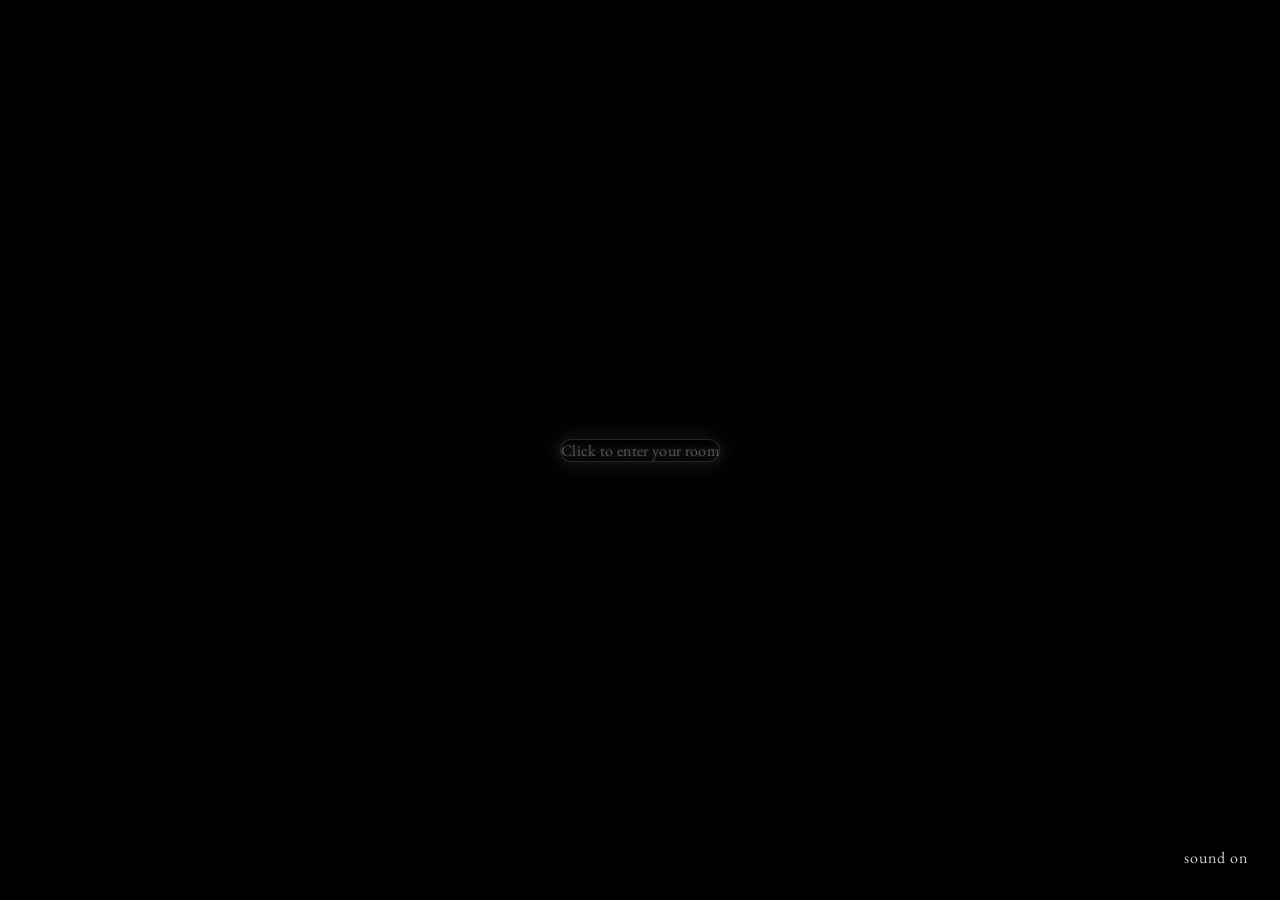
<file: index.html>
<!DOCTYPE html>
<!--
  Entrada del sitio "Digital Escapism".
  Redirige al Muted World (primera parte del recorrido).
  Se usa muted-world/index.html (y no solo la carpeta) para que también
  funcione al abrir con doble clic. El prototipo anterior está en prototipo-v0.1/.
-->
<html lang="en">
<head>
  <meta charset="UTF-8">
  <meta name="viewport" content="width=device-width, initial-scale=1">
  <link rel="icon" href="data:,">
  <title>Digital Escapism</title>
  <meta http-equiv="refresh" content="0; url=muted-world/index.html">
  <style>
    body { margin: 0; min-height: 100vh; display: grid; place-items: center; background: #000; color: #d0d0d0; font-family: Georgia, serif; font-style: italic; }
    a { color: inherit; }
  </style>
</head>
<body>
  <p><a href="muted-world/index.html">Enter Digital Escapism</a></p>
</body>
</html>
</file>
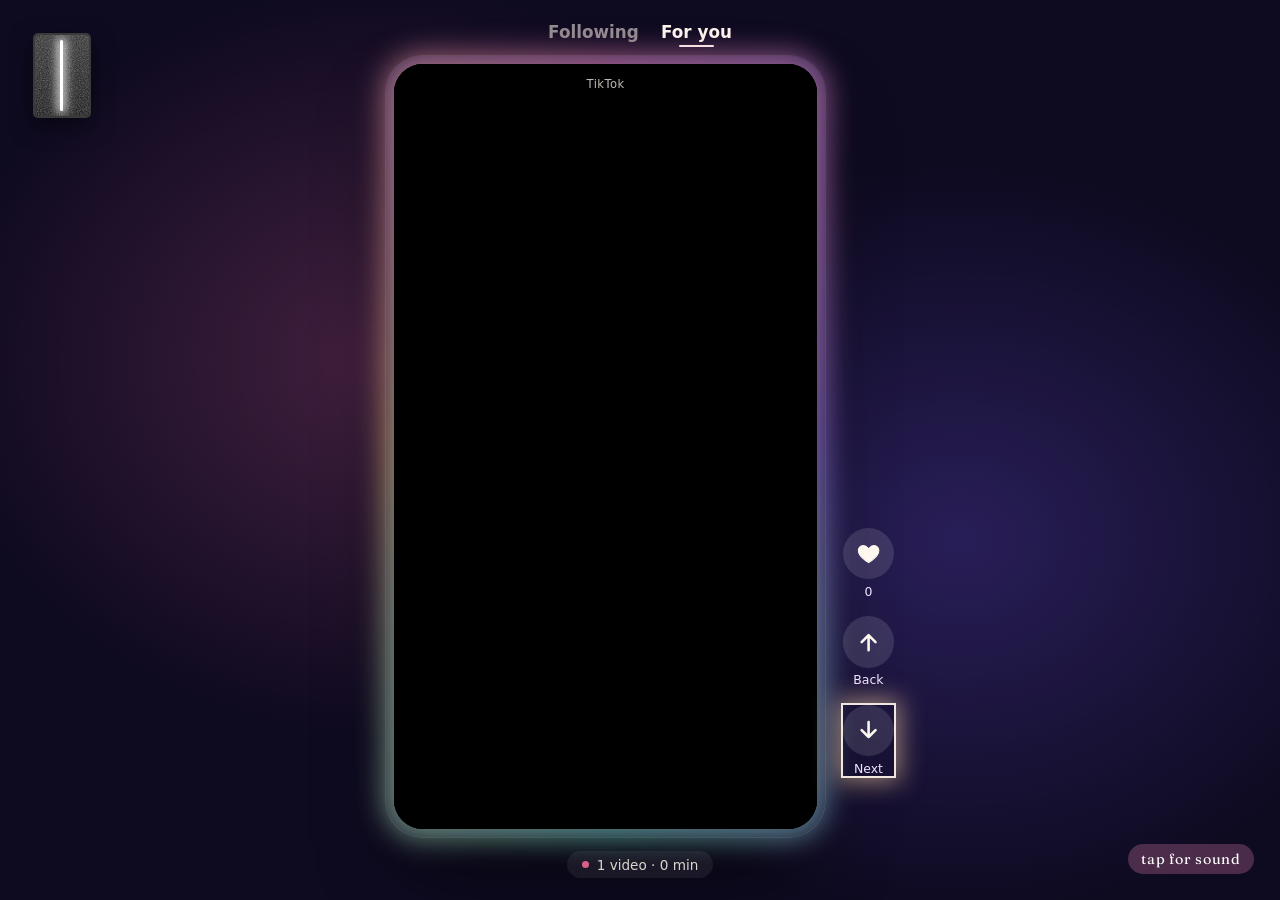
<file: imagined-world/index.html>
<!DOCTYPE html>
<html lang="en">
<head>
  <meta charset="UTF-8">
  <meta name="viewport" content="width=device-width, initial-scale=1">
  <link rel="icon" href="data:,">
  <title>Imagined World · Digital Escapism</title>
  <meta name="description" content="Imagined World: what the device gives you. Part of Digital Escapism.">
  <meta name="theme-color" content="#0e0a20">

  <!-- Única dependencia externa: tipografía Fraunces (SIL Open Font License) -->
  <link rel="preconnect" href="https://fonts.googleapis.com">
  <link rel="preconnect" href="https://fonts.gstatic.com" crossorigin>
  <link rel="stylesheet" href="https://fonts.googleapis.com/css2?family=Fraunces:ital,opsz,wght@0,9..144,300;0,9..144,400;0,9..144,600;1,9..144,300;1,9..144,400&display=swap">

  <link rel="stylesheet" href="css/imagined.css">     <!-- base, portal, reels -->
  <link rel="stylesheet" href="css/experiences.css">  <!-- series, juego, música, decisiones, VR, construir -->
</head>
<body class="iw-body">

  <!-- ============ LA EXPERIENCIA DEL APARATO (la monta js/exp-*.js) ============ -->
  <main class="iw-stage" id="iw-stage" aria-label="The imagined world"></main>

  <!-- ============ REELS: el celular (reels.js) ============ -->
  <section class="iw-reels" id="iw-reels" aria-label="Short videos" hidden>
    <div class="iw-reels__top" aria-hidden="true">
      <span class="iw-reels__tab">Following</span>
      <span class="iw-reels__tab iw-reels__tab--on">For you</span>
    </div>

    <div class="iw-reels__stage">
      <div class="iw-reels__phone">
        <div class="iw-reels__screen" id="iw-reels-screen"><!-- reels.js --></div>
      </div>

      <div class="iw-reels__rail">
        <button class="iw-reels__btn" id="iw-reels-like" type="button" aria-label="Like this video">
          <svg viewBox="0 0 24 24" aria-hidden="true"><path d="M12 20.5s-7.5-4.6-9.3-9.2C1.4 8 3.4 4.5 6.9 4.5c2.1 0 3.6 1.2 5.1 3 1.5-1.8 3-3 5.1-3 3.5 0 5.5 3.5 4.2 6.8-1.8 4.6-9.3 9.2-9.3 9.2z"/></svg>
          <span id="iw-reels-likes">0</span>
        </button>
        <button class="iw-reels__btn" id="iw-reels-prev" type="button" aria-label="Previous video">
          <svg viewBox="0 0 24 24" aria-hidden="true"><path d="M12 20V6M5.5 12.5 12 6l6.5 6.5" fill="none" stroke-width="2.4" stroke-linecap="round" stroke-linejoin="round"/></svg>
          <span>Back</span>
        </button>
        <button class="iw-reels__btn" id="iw-reels-next" type="button" aria-label="Next video">
          <svg viewBox="0 0 24 24" aria-hidden="true"><path d="M12 4v14M5.5 11.5 12 18l6.5-6.5" fill="none" stroke-width="2.4" stroke-linecap="round" stroke-linejoin="round"/></svg>
          <span>Next</span>
        </button>
      </div>
    </div>

    <p class="iw-reels__meter"><span class="iw-reels__dot" aria-hidden="true"></span><span id="iw-reels-meter">0 videos · 0 min</span></p>
  </section>

  <p class="iw-toast" id="iw-toast" aria-live="polite"></p>

  <!-- PORTAL a la realidad: una ventana en gris a la escena de la que viniste.
       Da "chispazos" y llama la atención cada vez más (imagined.js) -->
  <a class="iw-portal" id="iw-portal" href="../muted-world/index.html" aria-label="A window back to your room. Return to the real world">
    <span class="iw-portal__ring" aria-hidden="true"></span>
    <span class="iw-portal__door" aria-hidden="true">
      <span class="iw-portal__view" id="iw-portal-view"></span>
      <span class="iw-portal__light"></span>
      <span class="iw-portal__glitch"></span>
      <span class="iw-portal__crack"></span>
    </span>
    <span class="iw-portal__msg" id="iw-portal-msg" aria-hidden="true"></span>
  </a>

  <button class="iw-mute" id="iw-mute" type="button" aria-pressed="true">sound off</button>

  <!-- Llegada: el blanco de la transición se abre -->
  <div class="iw-flash" id="iw-flash" aria-hidden="true"></div>

  <noscript>
    <p class="iw-noscript">This world needs JavaScript to open.</p>
  </noscript>

  <!-- Scripts clásicos (funcionan también con doble clic). El orden importa. -->
  <script src="js/scene-data.js"></script>
  <script src="js/audio.js"></script>
  <script src="js/residual-motif.js"></script>
  <script src="js/media-links.js"></script>   <!-- ← tus 10 links -->
  <!-- Banco de videos populares, apagado: el feed usa solo media-links.js. Para mezclarlo, quitar el comentario:
  <script src="js/media-pool.js"></script> -->
  <script src="js/content-filter.js"></script>  <!-- filtro: revisa los videos antes de mostrarlos -->
  <script src="js/reels.js"></script>         <!-- celular -->
  <script src="js/exp-video.js"></script>     <!-- portátil -->
  <script src="js/exp-online.js"></script>    <!-- mando -->
  <script src="js/music-tracks.js"></script>  <!-- ← las canciones de los audífonos -->
  <script src="js/exp-music.js"></script>     <!-- audífonos -->
  <script src="js/exp-choice.js"></script>    <!-- computadora -->
  <script src="js/exp-vr.js"></script>        <!-- lentes VR -->
  <script src="js/exp-sandbox.js"></script>   <!-- consola portátil -->
  <script src="js/imagined.js"></script>
</body>
</html>
</file>
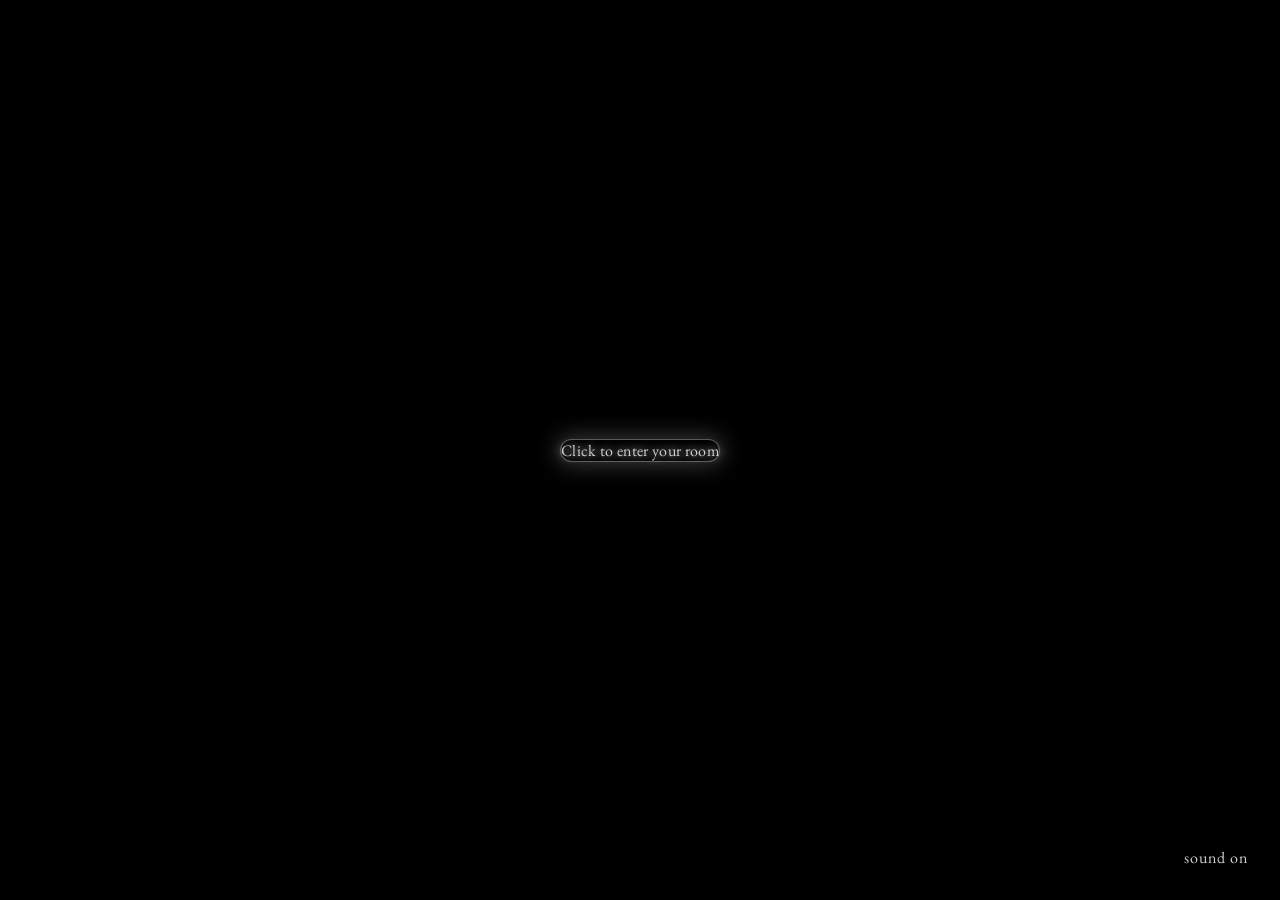
<file: muted-world/index.html>
<!DOCTYPE html>
<html lang="en">
<head>
  <meta charset="UTF-8">
  <meta name="viewport" content="width=device-width, initial-scale=1">
  <link rel="icon" href="data:,">
  <title>Muted World · Digital Escapism</title>
  <meta name="description" content="Muted World: a dark room to explore. Part of Digital Escapism, a web experience about escaping into digital worlds.">
  <meta name="theme-color" content="#000000">

  <!-- Única dependencia externa: tipografía EB Garamond (SIL Open Font License) -->
  <link rel="preconnect" href="https://fonts.googleapis.com">
  <link rel="preconnect" href="https://fonts.gstatic.com" crossorigin>
  <link rel="stylesheet" href="https://fonts.googleapis.com/css2?family=EB+Garamond:ital,wght@0,400;0,500;1,400&display=swap">

  <link rel="stylesheet" href="css/muted.css">
</head>
<body class="mw-body">

  <!-- Filtros SVG compartidos: trazos ligeramente imperfectos -->
  <svg class="mw-defs" width="0" height="0" aria-hidden="true" focusable="false">
    <filter id="mw-rough" x="-5%" y="-5%" width="110%" height="110%">
      <feTurbulence type="fractalNoise" baseFrequency="0.04" numOctaves="2" seed="7" result="ruido"/>
      <feDisplacementMap in="SourceGraphic" in2="ruido" scale="3.5" xChannelSelector="R" yChannelSelector="G"/>
    </filter>
    <filter id="mw-blur" x="-50%" y="-50%" width="200%" height="200%">
      <feGaussianBlur stdDeviation="4"/>
    </filter>
  </svg>

  <!-- ============ HABITACIÓN ============ -->
  <main class="mw-viewport mw-room-viewport" id="mw-room-viewport" aria-label="Your room at night" inert>
    <div class="mw-stage mw-room" id="mw-room">
      <img class="mw-bg" id="mw-room-bg" alt="" data-file="room.jpg" data-kind="room">
      <div class="mw-objects" id="mw-objects"><!-- room.js --></div>
      <canvas class="mw-light" id="mw-light" aria-hidden="true"></canvas>
    </div>
  </main>

  <!-- ============ PRIMER PLANO (situación) ============ -->
  <section class="mw-scene" id="mw-scene" role="dialog" aria-modal="true" aria-labelledby="mw-scene-title" hidden>
    <div class="mw-viewport mw-scene__viewport">
      <div class="mw-stage mw-scene__stage">
        <img class="mw-bg mw-scene__bg" alt="">
        <div class="mw-scene__content"><!-- scenes.js --></div>
        <div class="mw-scene__shade" aria-hidden="true"></div>
      </div>
    </div>
    <h2 class="mw-visually-hidden" id="mw-scene-title"></h2>
    <div class="mw-lines" aria-live="polite"></div>
    <button class="mw-back" type="button">Back to the room</button>
  </section>

  <!-- ============ RUTINA: la puerta lleva al mundo real (routine.js) ============ -->
  <section class="mw-routine" id="mw-routine" aria-label="A day passes. And another. And another." hidden>
    <div class="mw-routine__light" aria-hidden="true"></div>
    <p class="mw-routine__day"></p>
    <svg class="mw-routine__clock" viewBox="0 0 100 100" aria-hidden="true">
      <circle cx="50" cy="50" r="46" fill="#151515"/>
      <circle cx="50" cy="50" r="40" fill="#cfcfcf"/>
      <path d="M50 14 V20 M50 80 V86 M14 50 H20 M80 50 H86" stroke="#333" stroke-width="3"/>
      <path class="mw-routine__hour" d="M50 50 L50 28" stroke="#111" stroke-width="5" stroke-linecap="round"/>
      <path class="mw-routine__minute" d="M50 50 L50 16" stroke="#111" stroke-width="3" stroke-linecap="round"/>
      <circle cx="50" cy="50" r="3" fill="#111"/>
    </svg>
    <p class="mw-routine__step"></p>
    <button class="mw-routine__skip" type="button">Skip</button>
  </section>

  <!-- ============ CAPAS DE ATMÓSFERA ============ -->
  <div class="mw-vignette" aria-hidden="true"></div>
  <div class="mw-grain" aria-hidden="true"></div>
  <div class="mw-flash" aria-hidden="true"></div>

  <!-- ============ ENTRADA ============ -->
  <div class="mw-intro" id="mw-intro">
    <button class="mw-intro__enter" type="button">Click to enter your room</button>
  </div>

  <button class="mw-mute" id="mw-mute" type="button" aria-pressed="false">sound on</button>

  <noscript>
    <p class="mw-noscript">This room needs JavaScript to open.</p>
  </noscript>

  <!-- Scripts clásicos (funcionan también con doble clic). El orden importa. -->
  <script src="js/config.js"></script>
  <script src="js/images.js"></script>
  <script src="js/grain.js"></script>
  <script src="js/audio.js"></script>
  <script src="js/scenes.js"></script>
  <script src="js/routine.js"></script>
  <script src="js/room.js"></script>
</body>
</html>
</file>
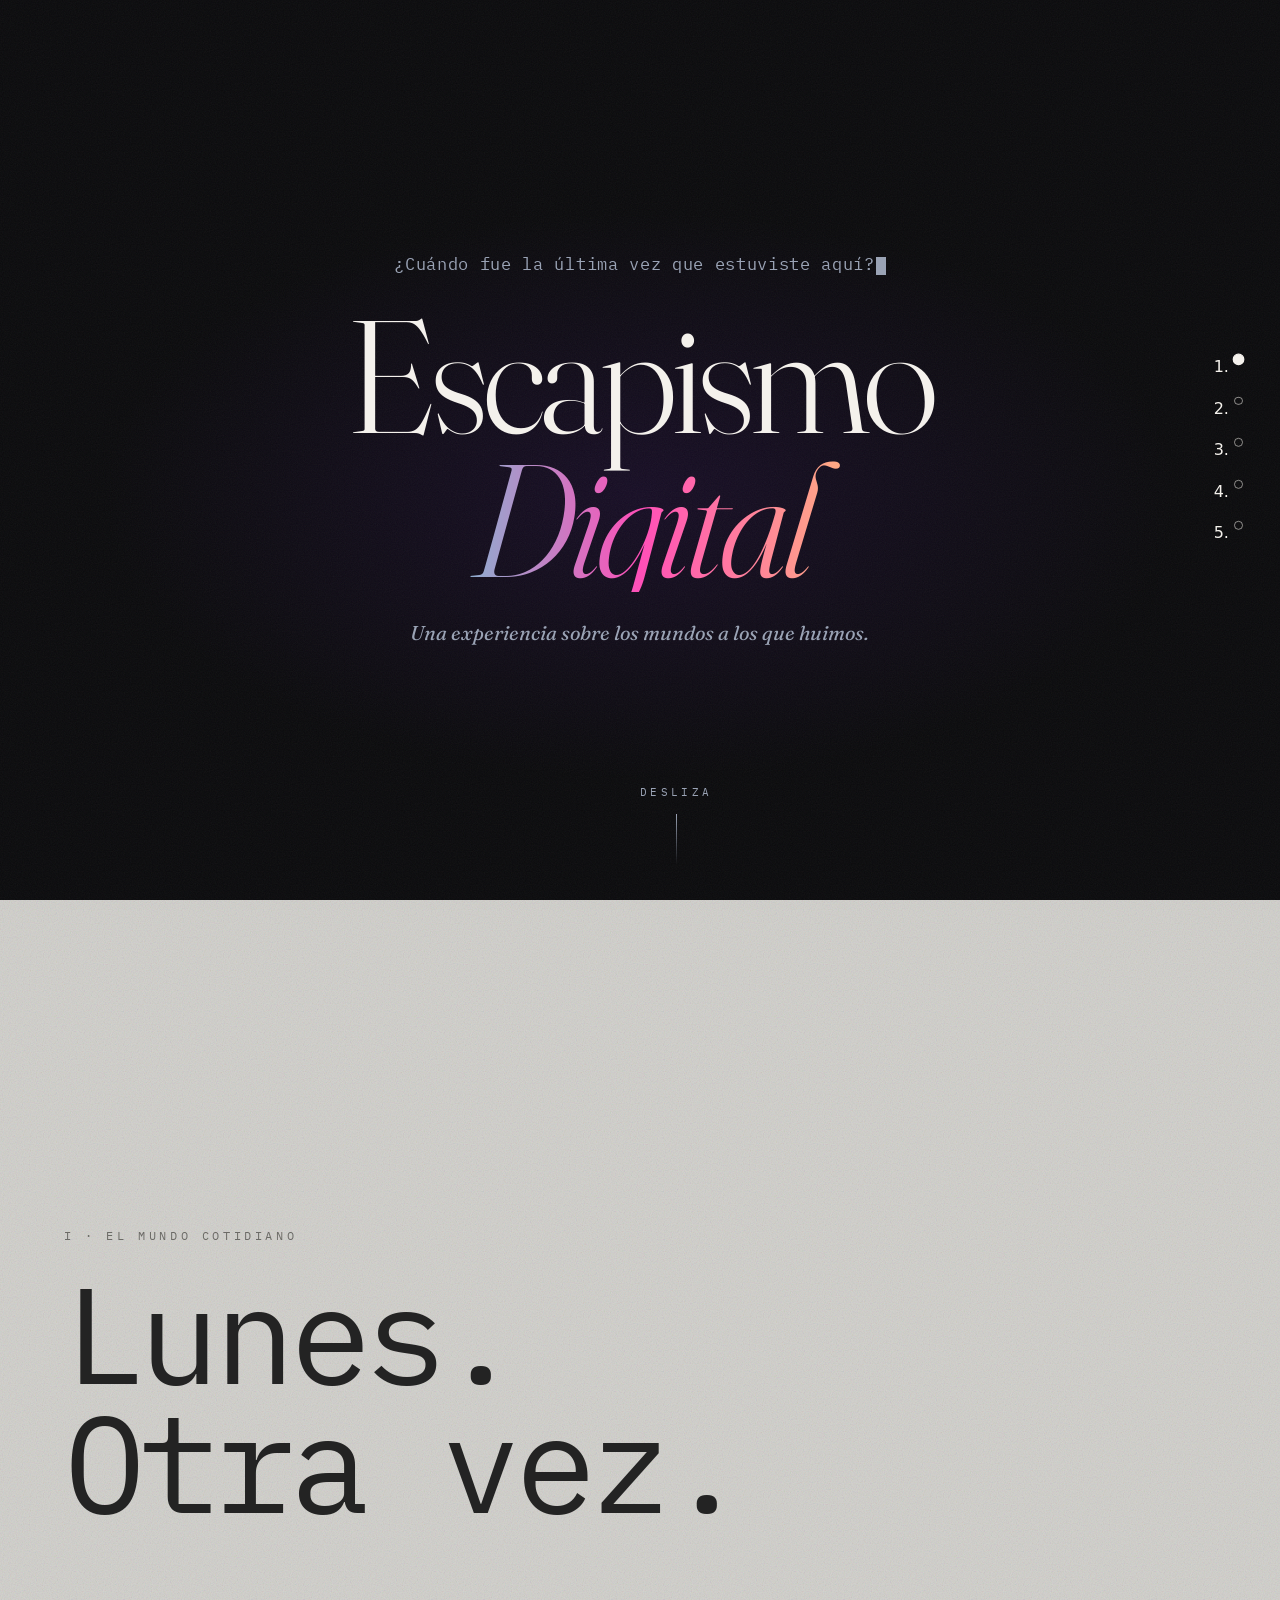
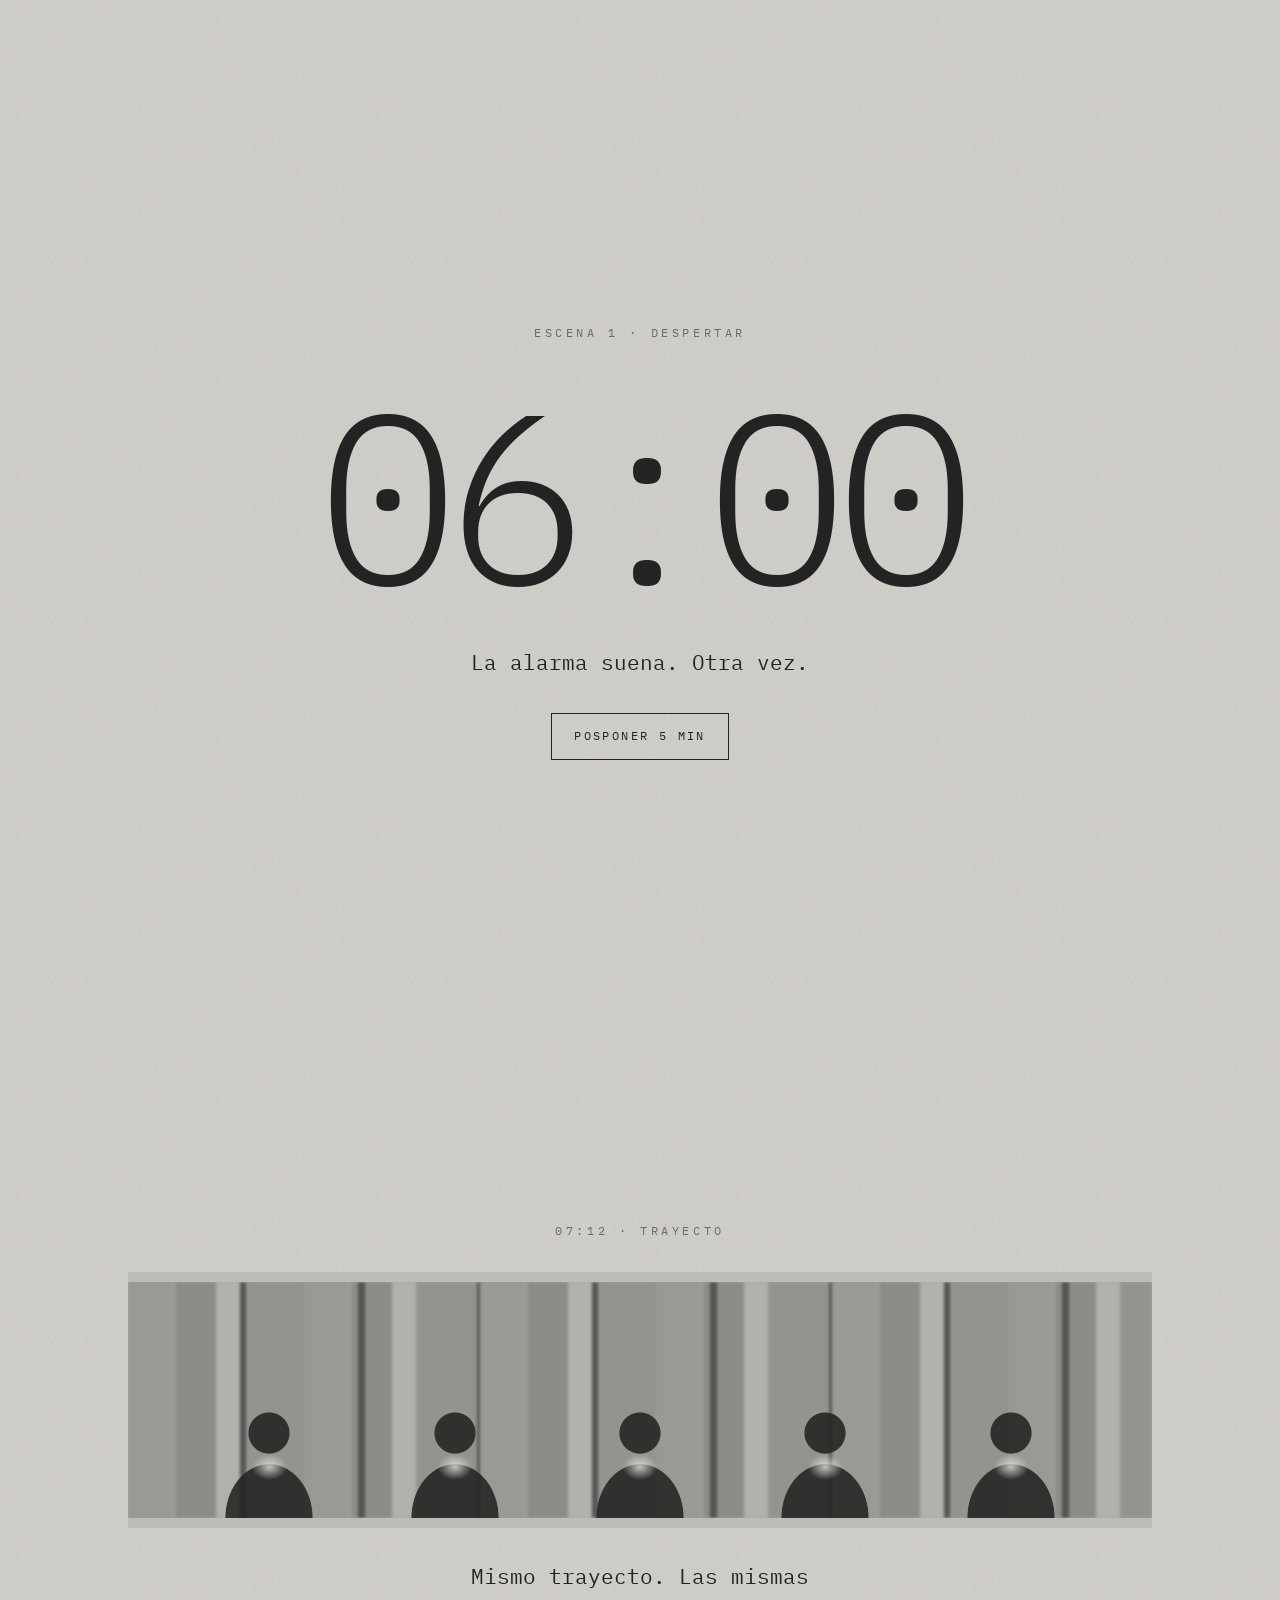
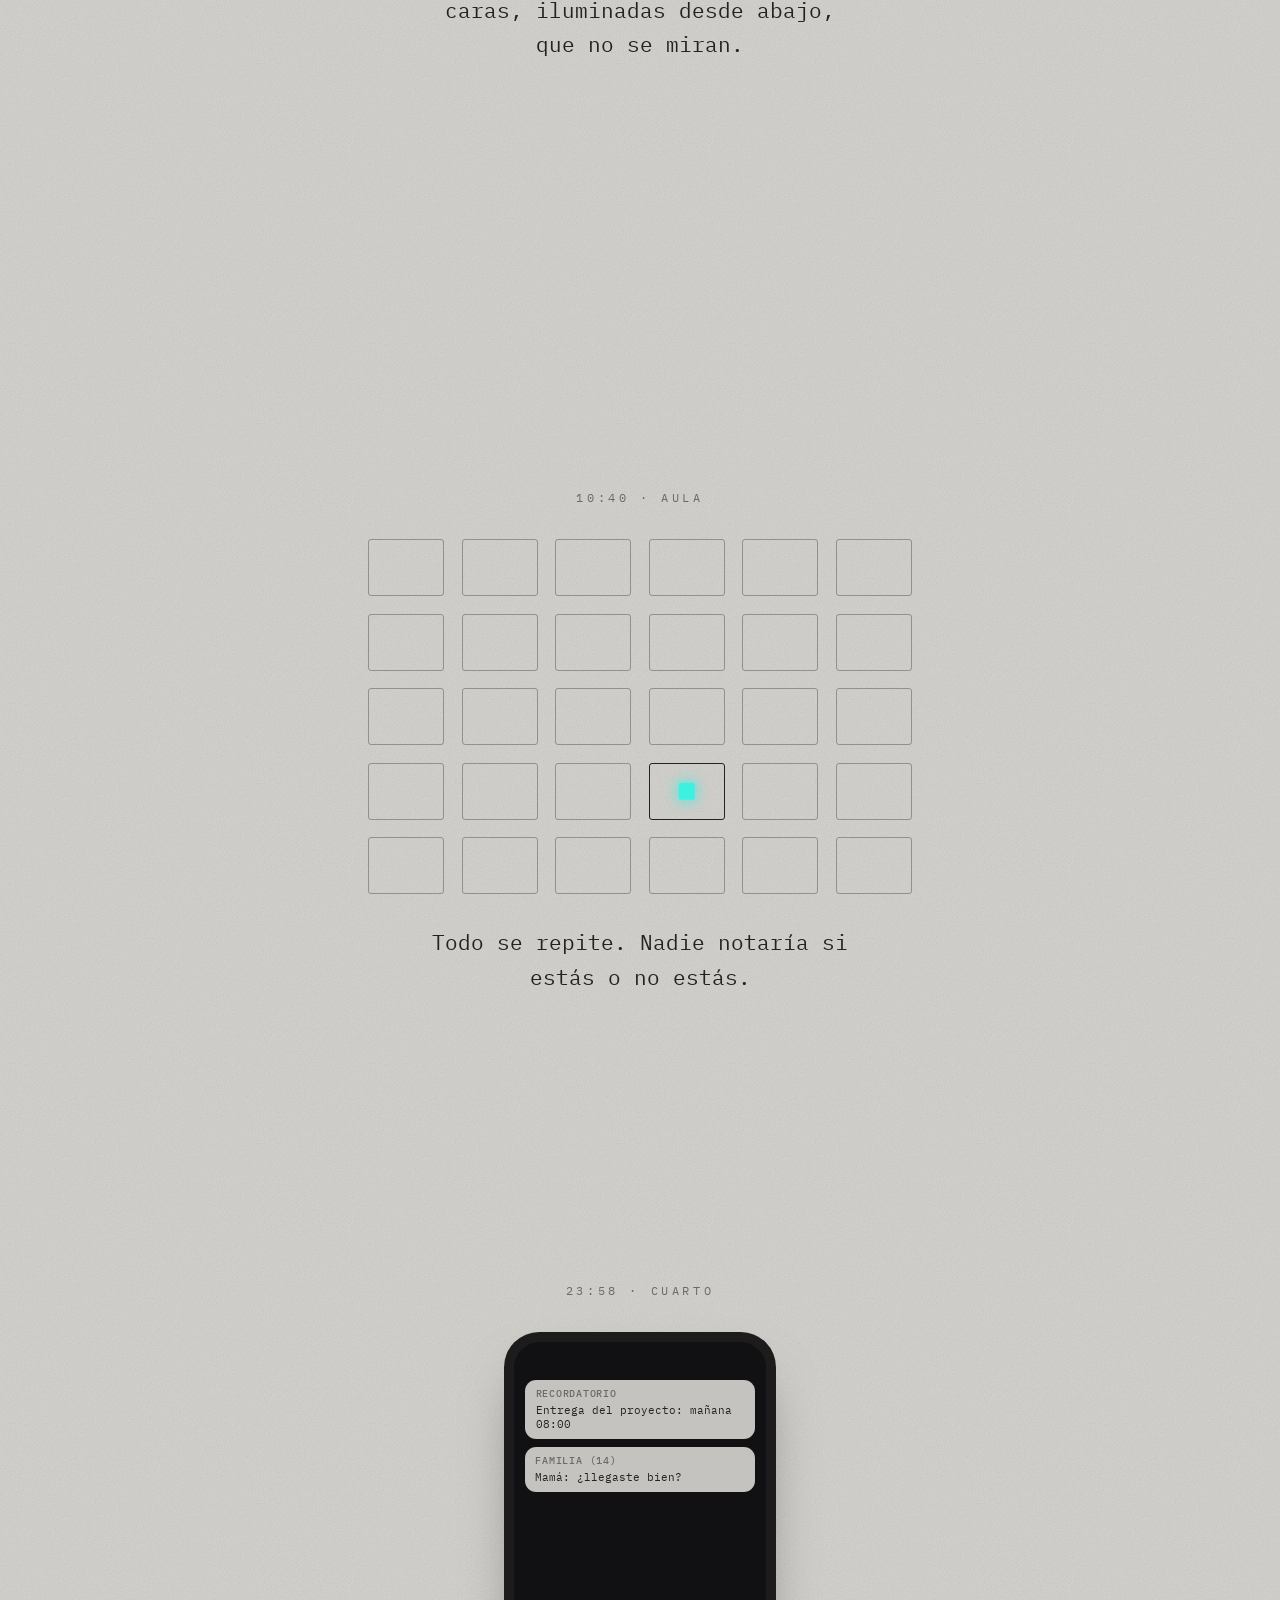
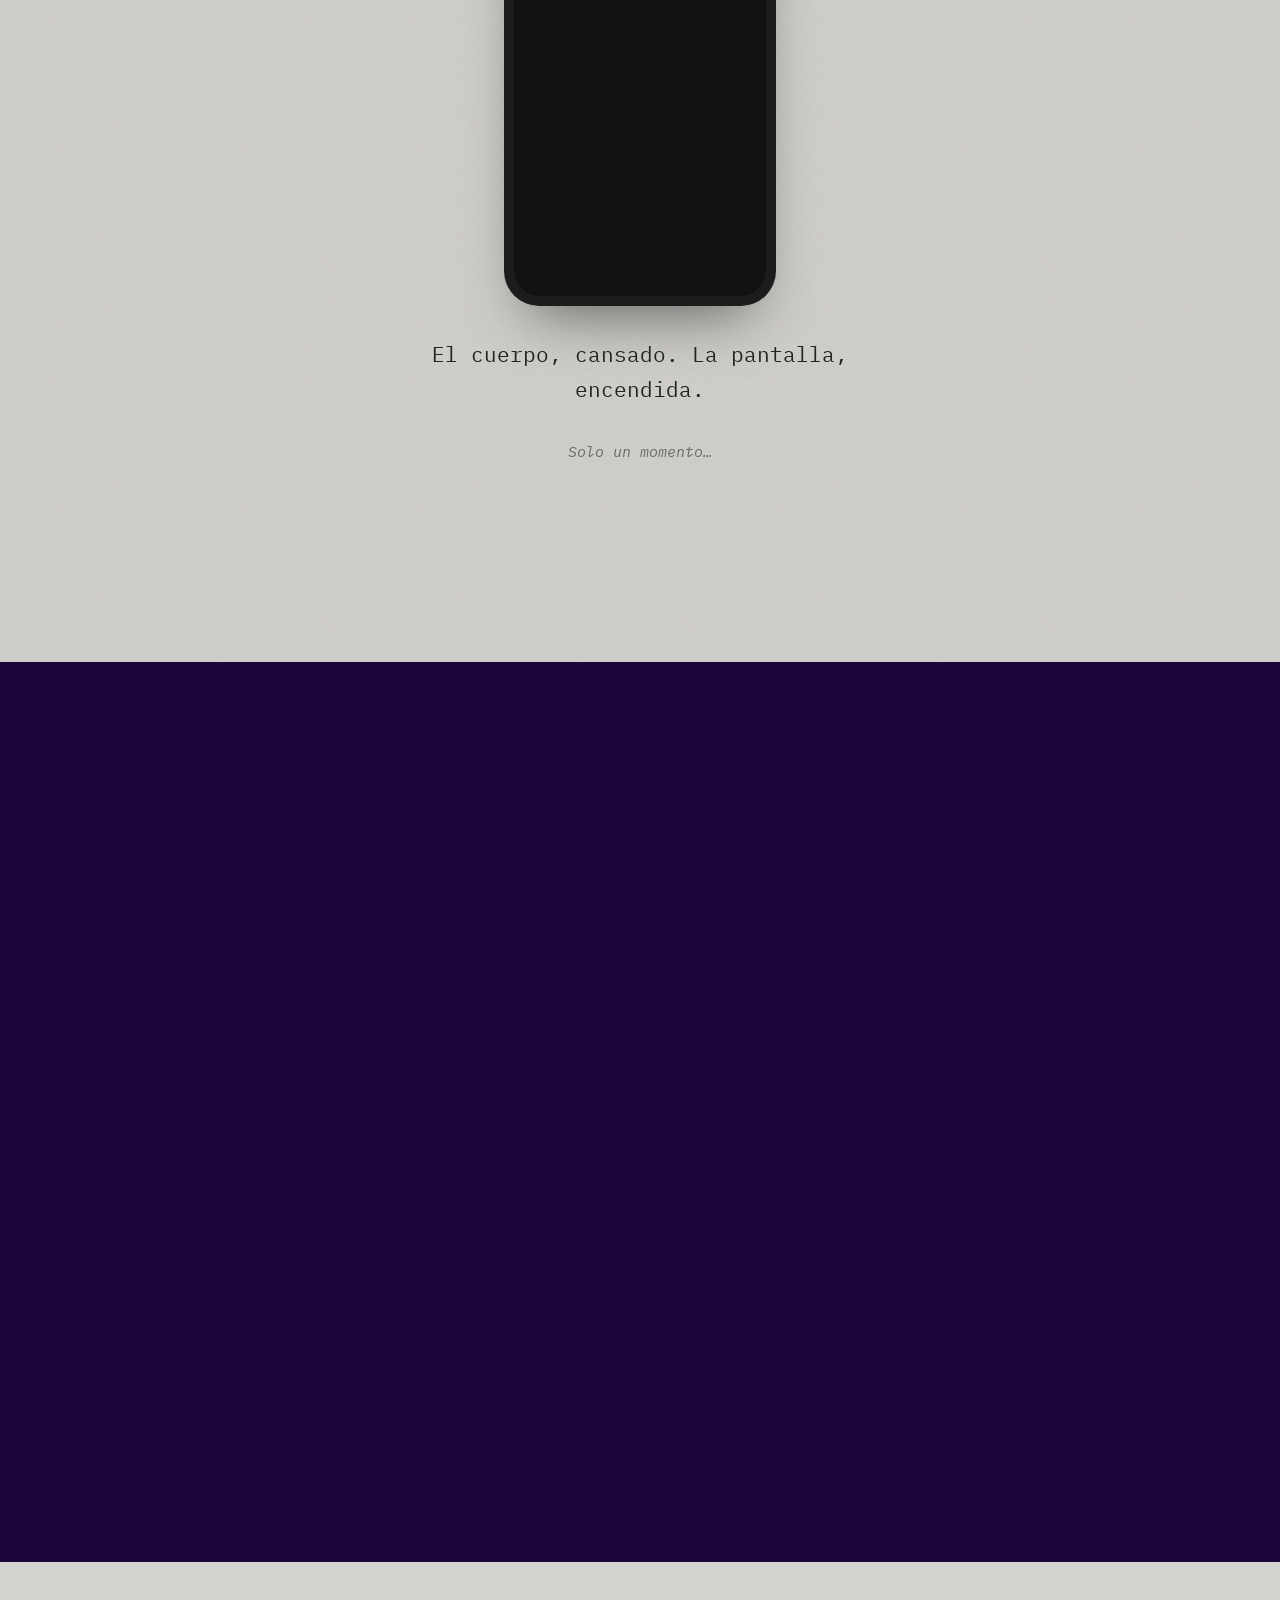
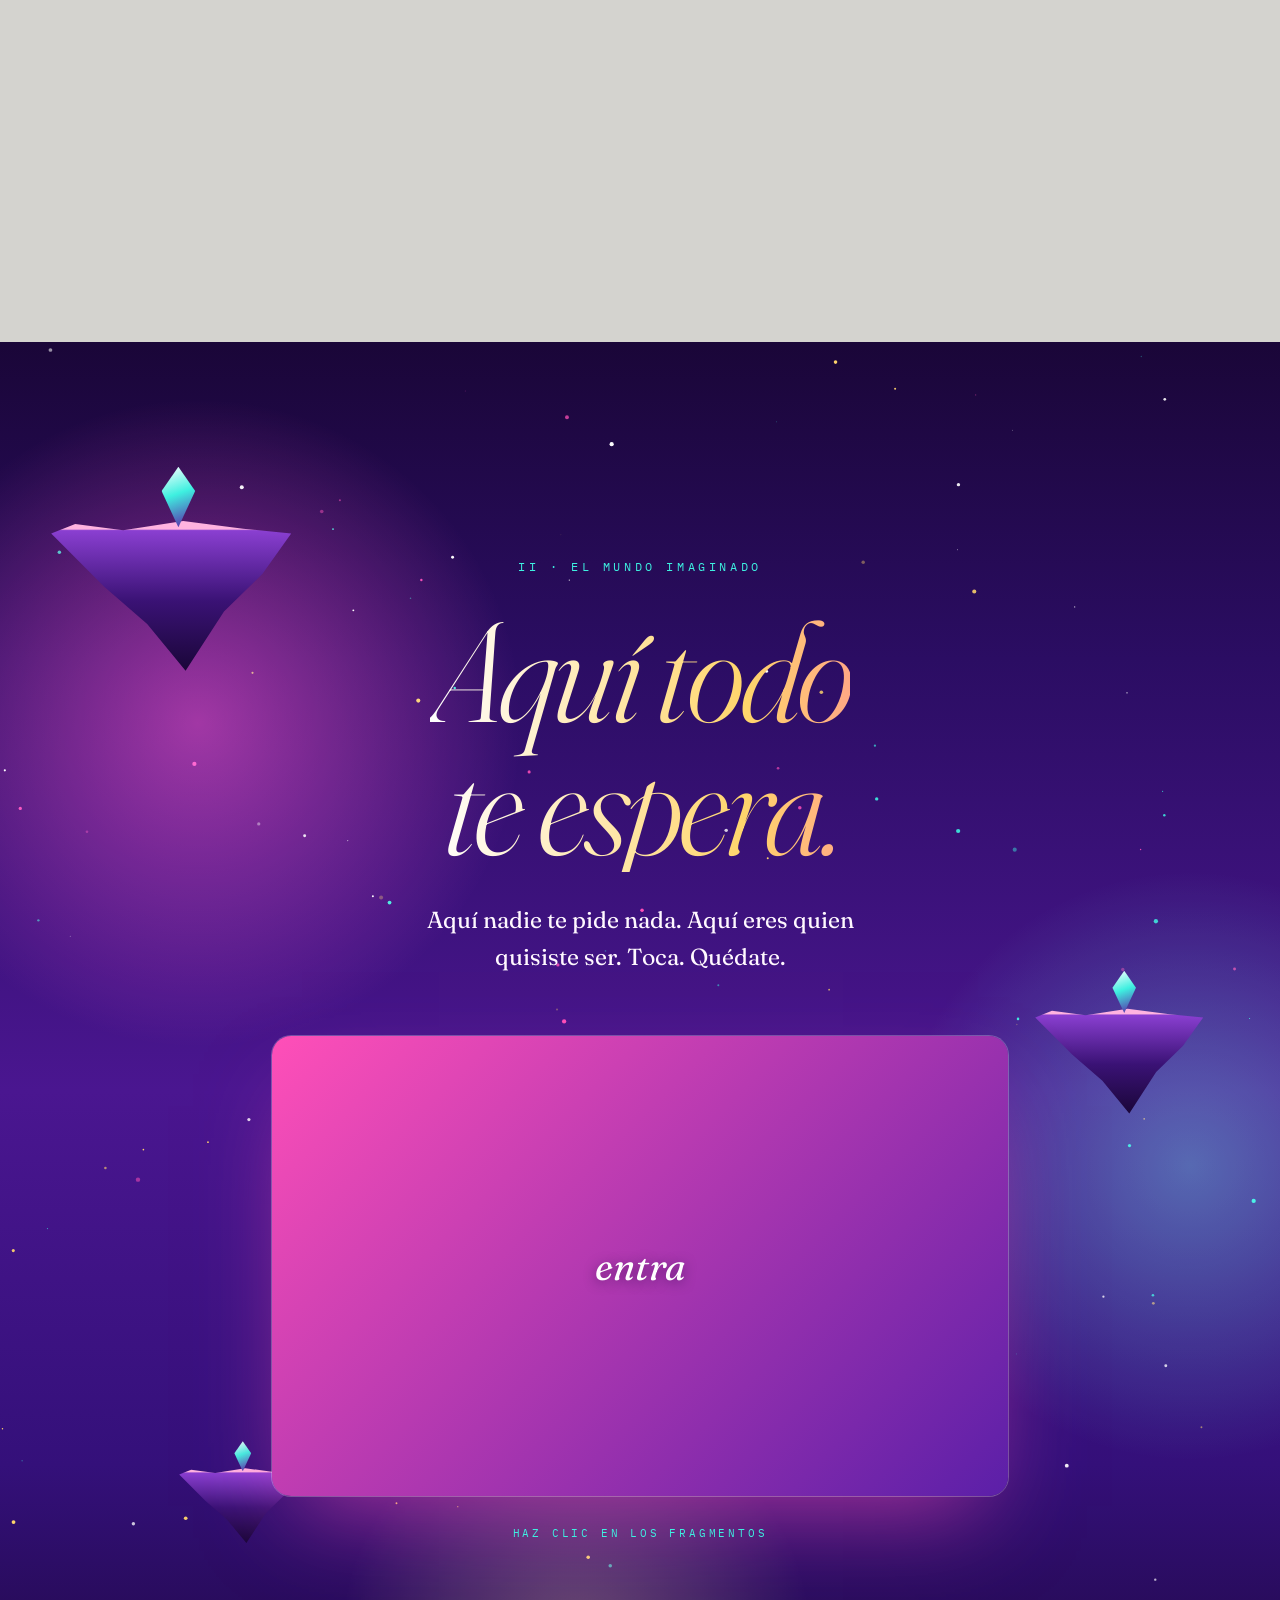
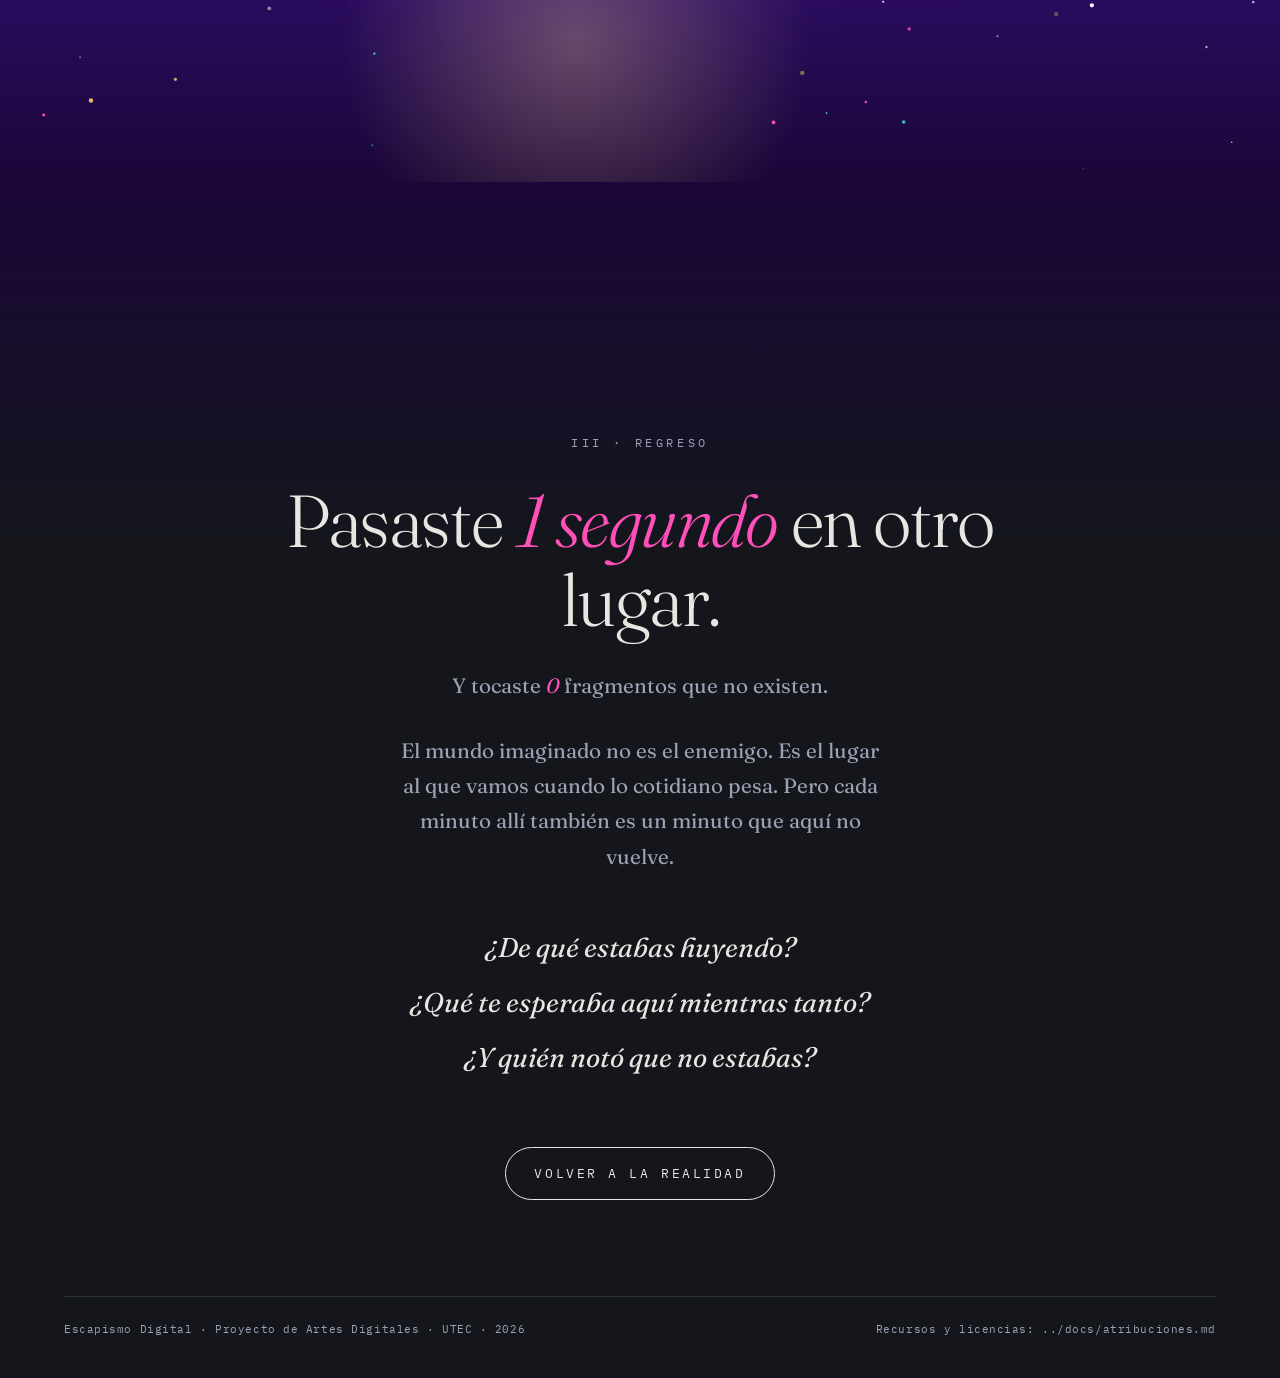
<file: prototipo-v0.1/index.html>
<!DOCTYPE html>
<html lang="es">
<head>
  <meta charset="UTF-8">
  <meta name="viewport" content="width=device-width, initial-scale=1.0">
  <link rel="icon" href="data:,">
  <title>Escapismo Digital</title>
  <meta name="description" content="Una experiencia web interactiva sobre el escapismo digital: el mundo cotidiano frente al mundo imaginado. Proyecto de Artes Digitales, UTEC.">
  <meta name="theme-color" content="#0a0a0c">

  <!-- Marca que JavaScript está activo (permite ocultar elementos que luego se revelan) -->
  <script>document.documentElement.classList.add('js');</script>

  <!-- Tipografías libres (SIL Open Font License) — ver docs/atribuciones.md -->
  <link rel="preconnect" href="https://fonts.googleapis.com">
  <link rel="preconnect" href="https://fonts.gstatic.com" crossorigin>
  <link rel="stylesheet" href="https://fonts.googleapis.com/css2?family=Fraunces:ital,opsz,wght@0,9..144,300;0,9..144,500;1,9..144,300;1,9..144,400&family=IBM+Plex+Mono:wght@300;400;500&display=swap">

  <!-- Estilos: el orden importa. Rutas SIEMPRE relativas (GitHub Pages) -->
  <link rel="stylesheet" href="../css/base.css">        <!-- Integrante 1 -->
  <link rel="stylesheet" href="../css/estructura.css">  <!-- Integrante 1 -->
  <link rel="stylesheet" href="../css/cotidiano.css">   <!-- Integrante 2 -->
  <link rel="stylesheet" href="../css/virtual.css">     <!-- Integrante 3 -->
  <link rel="stylesheet" href="../css/efectos.css">     <!-- Integrante 4 -->

  <script type="module" src="../js/main.js"></script>
</head>
<body data-mundo="umbral">

  <a class="ui-saltar" href="#cotidiano">Saltar al contenido</a>

  <!-- ===================== NAVEGACIÓN · Integrante 1 ===================== -->
  <div class="ui-progreso" aria-hidden="true"></div>
  <nav class="ui-nav" aria-label="Recorrido de la experiencia">
    <ol>
      <li><a href="#prologo" aria-current="true"><span>Prólogo</span></a></li>
      <li><a href="#cotidiano"><span>Cotidiano</span></a></li>
      <li><a href="#portal"><span>Portal</span></a></li>
      <li><a href="#virtual"><span>Virtual</span></a></li>
      <li><a href="#reflexion"><span>Regreso</span></a></li>
    </ol>
  </nav>
  <!-- =================== FIN NAVEGACIÓN · Integrante 1 =================== -->

  <main>

    <!-- ===================== PRÓLOGO · Integrante 1 ===================== -->
    <section id="prologo" class="seccion pro" data-mundo="umbral" aria-labelledby="pro-titulo">
      <div class="pro-centro">
        <p class="pro-pregunta" data-maquina>¿Cuándo fue la última vez que estuviste aquí?</p>
        <h1 id="pro-titulo" class="pro-titulo">Escapismo <em>Digital</em></h1>
        <p class="pro-sub">Una experiencia sobre los mundos a los que huimos.</p>
      </div>
      <a href="#cotidiano" class="pro-bajar">
        <span>Desliza</span>
        <i aria-hidden="true"></i>
      </a>
    </section>
    <!-- =================== FIN PRÓLOGO · Integrante 1 =================== -->


    <!-- ===================== MUNDO COTIDIANO · Integrante 2 ===================== -->
    <section id="cotidiano" class="seccion cot" data-mundo="cotidiano" aria-labelledby="cot-titulo">

      <header class="cot-encabezado ui-contenedor">
        <p class="cot-etiqueta" data-revelar>I · El mundo cotidiano</p>
        <h2 id="cot-titulo" class="cot-titulo" data-revelar style="--retraso:.15s">Lunes.<br>Otra vez.</h2>
      </header>

      <!-- Escena 1: la alarma -->
      <article class="cot-escena cot-escena--alarma">
        <p class="cot-hora" data-revelar>Escena 1 · Despertar</p>
        <div class="cot-reloj" data-revelar role="timer" aria-live="polite">
          <span class="cot-reloj__h">06</span><span class="cot-reloj__sep">:</span><span class="cot-reloj__m">00</span>
        </div>
        <p class="cot-texto cot-reloj-mensaje" data-revelar>La alarma suena. Otra vez.</p>
        <button class="cot-boton" type="button" data-revelar>Posponer 5 min</button>
      </article>

      <!-- Escena 2: el trayecto -->
      <article class="cot-escena cot-escena--trayecto">
        <p class="cot-hora" data-revelar>07:12 · Trayecto</p>
        <div class="cot-tren" aria-hidden="true" data-revelar>
          <div class="cot-tren__paisaje"></div>
          <div class="cot-tren__pasajeros">
            <span></span><span></span><span></span><span></span><span></span>
          </div>
        </div>
        <p class="cot-texto" data-revelar>Mismo trayecto. Las mismas caras, iluminadas desde abajo, que no se miran.</p>
      </article>

      <!-- Escena 3: el aula -->
      <article class="cot-escena cot-escena--aula">
        <p class="cot-hora" data-revelar>10:40 · Aula</p>
        <div class="cot-pupitres" aria-hidden="true" data-revelar><!-- generados por cotidiano.js --></div>
        <p class="cot-texto" data-revelar>Todo se repite. Nadie notaría si estás o no estás.</p>
      </article>

      <!-- Escena 4: el celular (enlaza con el portal) -->
      <article class="cot-escena cot-escena--celular">
        <p class="cot-hora" data-revelar>23:58 · Cuarto</p>
        <div class="cot-celular" data-revelar>
          <div class="cot-celular__pantalla">
            <ul class="cot-notificaciones" aria-label="Notificaciones"></ul>
          </div>
        </div>
        <p class="cot-texto" data-revelar>El cuerpo, cansado. La pantalla, encendida.</p>
        <p class="cot-texto cot-texto--susurro" data-revelar style="--retraso:.4s">Solo un momento…</p>
      </article>

    </section>
    <!-- =================== FIN MUNDO COTIDIANO · Integrante 2 =================== -->


    <!-- ===================== PORTAL · Integrante 4 ===================== -->
    <section id="portal" class="seccion fx-portal" data-mundo="portal" aria-label="Transición hacia el mundo imaginado">
      <div class="fx-portal__fijo">
        <div class="fx-portal__sombra" aria-hidden="true"></div>
        <div class="fx-portal__celular" aria-hidden="true">
          <div class="fx-portal__pantalla"></div>
        </div>
        <p class="fx-portal__frase fx-portal__frase--1">Solo un momento.</p>
        <p class="fx-portal__frase fx-portal__frase--2">Solo uno más.</p>
        <div class="fx-portal__luz" aria-hidden="true"></div>
      </div>
    </section>
    <!-- =================== FIN PORTAL · Integrante 4 =================== -->


    <!-- ===================== MUNDO VIRTUAL · Integrante 3 ===================== -->
    <!-- data-grieta (0 a 3) lo actualiza estado.js (Integrante 4). No editar a mano. -->
    <section id="virtual" class="seccion vir" data-mundo="virtual" data-grieta="0" aria-labelledby="vir-titulo">

      <div class="vir-cielo" aria-hidden="true">
        <canvas class="vir-particulas"></canvas>
        <div class="vir-orbe vir-orbe--1" data-parallax="0.5"></div>
        <div class="vir-orbe vir-orbe--2" data-parallax="-0.35"></div>
        <div class="vir-orbe vir-orbe--3" data-parallax="0.2"></div>
        <div class="vir-isla vir-isla--1" data-parallax="0.9"></div>
        <div class="vir-isla vir-isla--2" data-parallax="-0.6"></div>
        <div class="vir-isla vir-isla--3" data-parallax="0.4"></div>
      </div>

      <div class="vir-contenido ui-contenedor">
        <p class="vir-etiqueta" data-revelar>II · El mundo imaginado</p>
        <h2 id="vir-titulo" class="vir-titulo" data-revelar data-glitch style="--retraso:.15s">Aquí todo<br>te espera.</h2>
        <p class="vir-texto" data-revelar style="--retraso:.3s">Aquí nadie te pide nada. Aquí eres quien quisiste ser. Toca. Quédate.</p>

        <!-- Fragmentos: cada clic divide el espacio (virtual.js) -->
        <div class="vir-fragmentos" data-revelar role="group" aria-label="Fragmentos interactivos: haz clic para dividirlos">
          <button class="vir-fragmento" type="button" data-profundidad="0">entra</button>
        </div>
        <p class="vir-pista" data-revelar>Haz clic en los fragmentos</p>

        <!-- Aparece cuando la grieta llega al nivel 3 -->
        <div class="vir-despertar" hidden>
          <p class="vir-despertar__texto" data-glitch>¿Sigues ahí?</p>
          <a class="vir-despertar__boton" href="#reflexion">Despertar</a>
        </div>
      </div>

      <!-- Mensajes del mundo real que se filtran (virtual.js) -->
      <ol class="vir-intrusiones" aria-live="polite" aria-label="Mensajes del mundo real"></ol>
    </section>
    <!-- =================== FIN MUNDO VIRTUAL · Integrante 3 =================== -->


    <!-- ===================== REFLEXIÓN · Integrante 1 ===================== -->
    <section id="reflexion" class="seccion ref" data-mundo="reflexion" aria-labelledby="ref-titulo">
      <div class="ref-contenido ui-contenedor">
        <p class="ref-etiqueta" data-revelar>III · Regreso</p>
        <h2 id="ref-titulo" class="ref-titulo" data-revelar style="--retraso:.15s">
          Pasaste <span class="ref-dato" data-tiempo-escape>0 segundos</span> en otro lugar.
        </h2>
        <p class="ref-texto" data-revelar style="--retraso:.3s">
          Y tocaste <span class="ref-dato" data-clics-escape>0</span> fragmentos que no existen.
        </p>
        <p class="ref-texto" data-revelar>
          El mundo imaginado no es el enemigo. Es el lugar al que vamos cuando lo cotidiano pesa.
          Pero cada minuto allí también es un minuto que aquí no vuelve.
        </p>
        <ul class="ref-preguntas">
          <li data-revelar>¿De qué estabas huyendo?</li>
          <li data-revelar style="--retraso:.2s">¿Qué te esperaba aquí mientras tanto?</li>
          <li data-revelar style="--retraso:.4s">¿Y quién notó que no estabas?</li>
        </ul>
        <button class="ref-boton" type="button" data-reiniciar data-revelar>Volver a la realidad</button>
      </div>

      <footer class="ref-pie ui-contenedor">
        <p>Escapismo Digital · Proyecto de Artes Digitales · UTEC · 2026</p>
        <p>Recursos y licencias: <code>../docs/atribuciones.md</code></p>
      </footer>
    </section>
    <!-- =================== FIN REFLEXIÓN · Integrante 1 =================== -->

  </main>
</body>
</html>
</file>
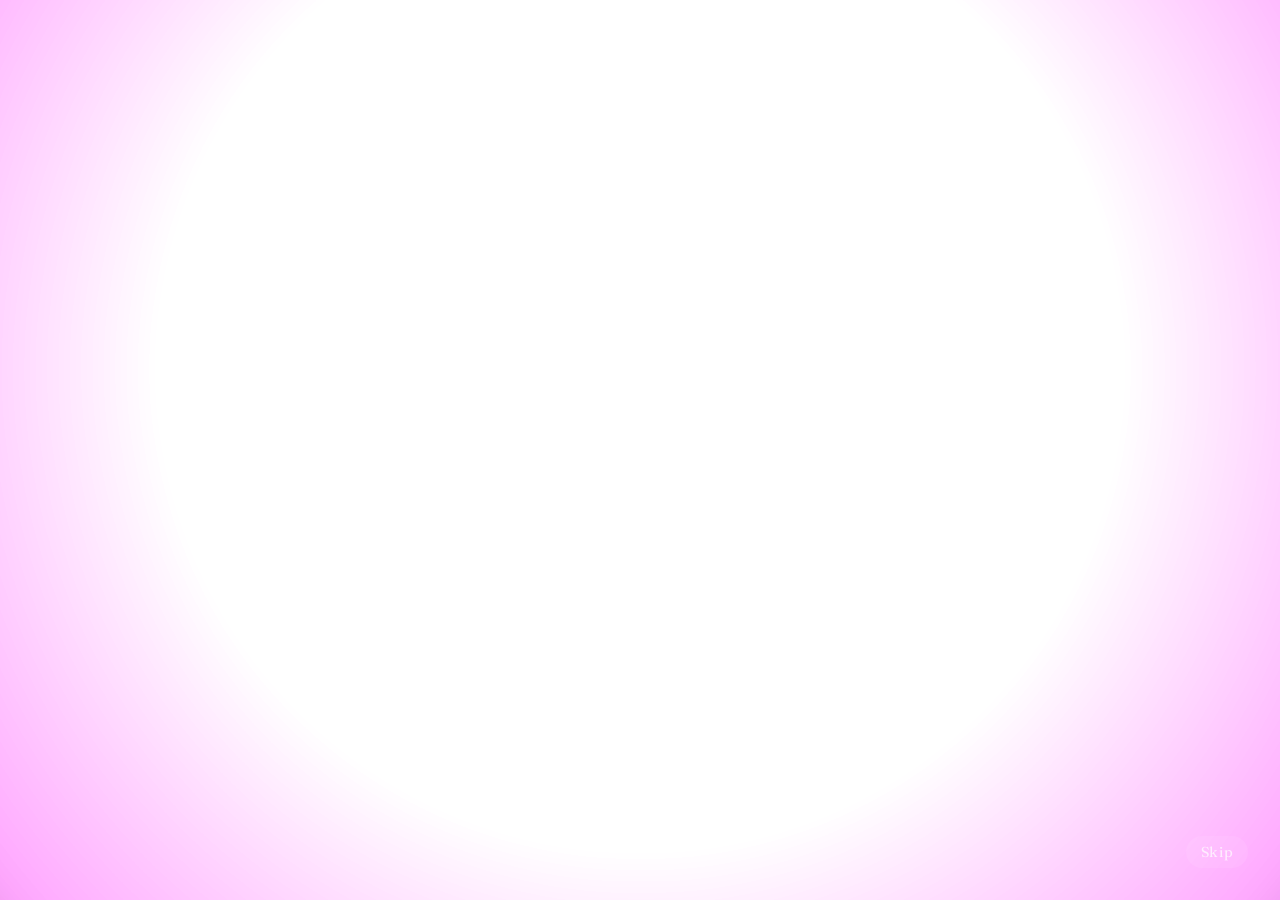
<file: transition/index.html>
<!DOCTYPE html>
<!--
  TRANSICIÓN DINÁMICA · Digital Escapism
  Recibe ?from=<scene>&motif=<motif> desde el Muted World, muestra la forma
  de escapismo de esa situación (series, juego en línea, música, decisiones,
  reels, realidad virtual o construir) y entrega al visitante al
  Imagined World con los mismos datos. Ver transition/README.md
-->
<html lang="en">
<head>
  <meta charset="UTF-8">
  <meta name="viewport" content="width=device-width, initial-scale=1">
  <link rel="icon" href="data:,">
  <title>Transition · Digital Escapism</title>
  <meta name="theme-color" content="#0c0c12">

  <!-- Única dependencia externa: tipografía Fraunces (SIL Open Font License) -->
  <link rel="preconnect" href="https://fonts.googleapis.com">
  <link rel="preconnect" href="https://fonts.gstatic.com" crossorigin>
  <link rel="stylesheet" href="https://fonts.googleapis.com/css2?family=Fraunces:ital,opsz,wght@0,9..144,300;0,9..144,400;1,9..144,300;1,9..144,400&display=swap">

  <link rel="stylesheet" href="css/transition.css">
</head>
<body class="tr-body">

  <main class="tr-stage" id="tr-stage" aria-labelledby="tr-title">
    <h1 class="tr-visually-hidden" id="tr-title">Leaving the room</h1>
    <div class="tr-scene" id="tr-scene"><!-- transition.js --></div>
    <div class="tr-caption" id="tr-caption" aria-live="polite"></div>
  </main>

  <!-- Llega en blanco (igual que se salió del Muted World) y se va en blanco -->
  <div class="tr-white" aria-hidden="true"></div>
  <div class="tr-burst" id="tr-burst" aria-hidden="true"></div>

  <button class="tr-skip" id="tr-skip" type="button">Skip</button>

  <noscript>
    <p class="tr-noscript"><a href="../imagined-world/index.html">Continue to the imagined world</a></p>
  </noscript>

  <script src="js/transition.js"></script>
</body>
</html>
</file>
<file: imagined-world/css/imagined.css>
/* =========================================================================
   IMAGINED WORLD · imagined.css
   Base común: escenario, tarjeta de inicio, avisos, portal a la realidad,
   sonido y el reproductor de reels (celular). Las demás experiencias
   están en experiences.css. Todas las clases usan el prefijo .iw-
   ========================================================================= */

:root {
  --iw-text: #fff8ef;
  --iw-text-soft: #f1e4ff;
  --iw-warm: #ffd9a8;
  --iw-bg: #0e0a20;
  --iw-font: "Fraunces", Georgia, "Times New Roman", serif;
  --iw-ui: system-ui, -apple-system, "Segoe UI", Roboto, sans-serif;
  --iw-ease: cubic-bezier(.33, 0, .2, 1);
}

*, *::before, *::after { box-sizing: border-box; }

html, body { margin: 0; height: 100%; }

.iw-body {
  overflow: hidden;
  background: var(--iw-bg);
  color: var(--iw-text);
  font-family: var(--iw-font);
  -webkit-font-smoothing: antialiased;
  -webkit-tap-highlight-color: transparent;
}

/* :where() deja este reset con prioridad baja: cada botón define su estilo */
.iw-body :where(button) {
  font: inherit;
  color: inherit;
  background: none;
  border: 0;
  padding: 0;
  cursor: pointer;
}

.iw-body :focus { outline: none; }
.iw-body :focus-visible {
  outline: none;
  box-shadow: 0 0 0 2px rgba(255, 248, 239, .9), 0 0 24px 6px rgba(255, 217, 168, .55);
}

/* Lo oculto con el atributo hidden se queda oculto aunque su clase defina display */
[hidden] { display: none !important; }

.iw-visually-hidden {
  position: absolute;
  width: 1px;
  height: 1px;
  overflow: hidden;
  clip: rect(0 0 0 0);
  white-space: nowrap;
}

/* La experiencia del aparato ocupa toda la pantalla */
.iw-stage {
  position: fixed;
  inset: 0;
  overflow: hidden;
}

/* El residuo de la realidad: siempre en gris */
.iw-residue {
  display: block;
  filter: grayscale(1) drop-shadow(0 0 12px rgba(255, 255, 255, .2));
  user-select: none;
  -webkit-user-drag: none;
}

.iw-residue-btn {
  position: absolute;
  z-index: 3;
  border-radius: 50%;
}

.iw-residue-btn .iw-residue { width: 100%; height: 100%; }

/* =========================================================================
   TARJETA DE INICIO ("Play" / "Start")
   ========================================================================= */
.iw-card {
  position: fixed;
  inset: 0;
  z-index: 20;
  display: grid;
  place-content: center;
  justify-items: center;
  gap: .8rem;
  padding: 1.5rem;
  text-align: center;
  background: radial-gradient(ellipse 60% 55% at 50% 50%, rgba(30, 20, 60, .55), rgba(8, 6, 18, .86));
  backdrop-filter: blur(10px);
  -webkit-backdrop-filter: blur(10px);
  opacity: 0;
  transition: opacity .5s var(--iw-ease);
}

.iw-card--on { opacity: 1; }

.iw-card__kicker {
  margin: 0;
  color: var(--iw-text-soft);
  font-family: var(--iw-ui);
  font-size: .78rem;
  font-weight: 600;
  letter-spacing: .3em;
  text-transform: uppercase;
  opacity: .8;
}

.iw-card__title {
  margin: 0;
  font-weight: 300;
  font-style: italic;
  font-size: clamp(2.4rem, 7vw, 5rem);
  line-height: 1;
}

.iw-card__sub {
  max-width: 30ch;
  margin: 0 0 1rem;
  color: var(--iw-text-soft);
  font-size: clamp(1.05rem, 2vw, 1.35rem);
  font-style: italic;
}

.iw-card__go {
  min-width: 9rem;
  padding: .95rem 2.2rem;
  border-radius: 999px;
  background: linear-gradient(135deg, #ff8fc4, #b38cff);
  color: #1a1030;
  font-family: var(--iw-ui);
  font-size: 1rem;
  font-weight: 700;
  letter-spacing: .12em;
  text-transform: uppercase;
  box-shadow: 0 10px 40px -8px rgba(255, 143, 196, .7);
  transition: scale .2s, box-shadow .2s;
}

.iw-body .iw-card__go:hover { scale: 1.05; box-shadow: 0 14px 50px -6px rgba(255, 143, 196, .9); }

/* =========================================================================
   AVISOS Y SONIDO
   ========================================================================= */
.iw-toast {
  position: fixed;
  left: 50%;
  bottom: clamp(8rem, 22vh, 11rem);   /* por encima de paletas y paneles */
  z-index: 14;
  width: min(34rem, 88vw);
  margin: 0;
  translate: -50% 0;
  text-align: center;
  font-style: italic;
  font-size: clamp(1.1rem, 2.3vw, 1.6rem);
  text-shadow: 0 3px 18px rgba(0, 0, 0, .8);
  opacity: 0;
  pointer-events: none;
  transition: opacity .9s var(--iw-ease);
}

.iw-toast--on { opacity: 1; }

.iw-mute {
  position: fixed;
  right: clamp(.9rem, 3vw, 1.6rem);
  bottom: clamp(.9rem, 3vw, 1.6rem);
  z-index: 16;
  padding: .4rem .85rem;
  border-radius: 999px;
  background: rgba(0, 0, 0, .3);
  color: var(--iw-text-soft);
  font-size: .9rem;
  letter-spacing: .05em;
  opacity: .8;
}

.iw-body .iw-mute:hover { opacity: 1; }

/* El navegador aún no deja sonar: una pista discreta que late */
.iw-mute--hint {
  background: rgba(255, 143, 196, .25);
  color: #fff;
  opacity: 1;
  animation: iw-latido 1.4s ease-in-out infinite alternate;
}

.iw-flash {
  position: fixed;
  inset: 0;
  z-index: 50;
  background: #fff;
  pointer-events: none;
  transition: opacity 2.4s var(--iw-ease);
}

.iw-flash--gone { opacity: 0; }

.iw-noscript {
  position: fixed;
  inset: 0;
  z-index: 60;
  display: grid;
  place-items: center;
  margin: 0;
  background: var(--iw-bg);
  font-style: italic;
  font-size: 1.4rem;
}

/* =========================================================================
   PORTAL A LA REALIDAD
   Lo único en blanco y negro (como el Muted World): una ventana a la
   escena de la que viniste (iframe ?preview=). Da "chispazos": destellos
   suaves, bordes con glitch y la luz de la escena que titila. Con el
   tiempo llama más (--louder a los 20 s, --loudest a los 50 s).
   ========================================================================= */
.iw-portal {
  position: fixed;
  left: clamp(.9rem, 3vw, 1.8rem);
  top: clamp(.9rem, 3vw, 1.8rem);
  z-index: 18;
  display: grid;
  grid-template-columns: auto auto;
  align-items: center;
  gap: .8rem;
  padding: .4rem;
  border-radius: 1rem;
  color: #d0d0d0;
  text-decoration: none;
  filter: grayscale(1);
}

.iw-portal__door {
  position: relative;
  width: clamp(2.8rem, 4.2vw, 3.6rem);
  transform-origin: 0 0;
  aspect-ratio: 2 / 3;
  overflow: hidden;
  border-radius: 3px;
  background:
    url("data:image/svg+xml,%3Csvg xmlns='http://www.w3.org/2000/svg' width='80' height='80'%3E%3Cfilter id='n'%3E%3CfeTurbulence type='fractalNoise' baseFrequency='.9' numOctaves='2'/%3E%3C/filter%3E%3Crect width='100%25' height='100%25' filter='url(%23n)' opacity='.5'/%3E%3C/svg%3E"),
    linear-gradient(180deg, #2a2a2a, #0c0c0c);
  box-shadow: 0 0 0 2px #3a3a3a, 0 8px 24px rgba(0, 0, 0, .55);
  transition: scale .6s var(--iw-ease);
}

.iw-portal__crack {
  position: absolute;
  left: 46%;
  top: 6%;
  bottom: 6%;
  width: 3px;
  border-radius: 2px;
  background: #fff;
  box-shadow: 0 0 10px 3px rgba(255, 255, 255, .8);
  animation: iw-fluorescente 3.2s steps(1) infinite;
}

.iw-portal__ring {
  position: absolute;
  left: .4rem;
  top: 50%;
  width: clamp(2.8rem, 4.2vw, 3.6rem);
  aspect-ratio: 2 / 3;
  translate: 0 -50%;
  border: 2px solid rgba(220, 220, 220, .7);
  border-radius: 6px;
  pointer-events: none;
  animation: iw-llamar 2.6s ease-out infinite;
}

.iw-portal__msg {
  max-width: 13rem;
  padding: .3rem .6rem;
  border-radius: .4rem;
  background: rgba(10, 10, 10, .6);
  font-family: "EB Garamond", Georgia, serif;
  font-style: italic;
  font-size: clamp(.85rem, 1.3vw, 1rem);
  line-height: 1.25;
  opacity: 0;
  transition: opacity 1.2s var(--iw-ease);
}

.iw-portal__msg--on { opacity: 1; }
/* Al agrandarse la ventana, el mensaje se corre para no taparla */
.iw-portal__msg { transition: opacity 1.2s var(--iw-ease), translate .6s var(--iw-ease); }
.iw-portal--live:hover .iw-portal__msg,
.iw-portal--live:focus-visible .iw-portal__msg { translate: clamp(3.2rem, 4.8vw, 4.2rem) 0; }

.iw-body .iw-portal:hover .iw-portal__door,
.iw-body .iw-portal:focus-visible .iw-portal__door { scale: 1.12; }
/* Con la escena cargada, al acercarse la ventana se agranda: se ve el cuarto */
.iw-body .iw-portal--live:hover .iw-portal__door,
.iw-body .iw-portal--live:focus-visible .iw-portal__door { scale: 2.1; }

/* La escena del cuarto, escalada (imagined.js calcula el factor) */
.iw-portal__view { position: absolute; inset: 0; overflow: hidden; }
.iw-portal__view iframe {
  position: absolute;
  left: 50%;
  top: 0;
  border: 0;
  margin-left: -180px;
  transform-origin: 50% 0;
  pointer-events: none;
  opacity: 0;
  filter: grayscale(1) contrast(1.15) brightness(.85);
  transition: opacity 1.6s var(--iw-ease);
}
.iw-portal--live .iw-portal__view iframe { opacity: 1; }
/* La grieta de luz solo queda mientras la escena no cargó */
.iw-portal--live .iw-portal__crack { opacity: 0; animation: none; }

/* Chispazo: la luz de la escena titila */
.iw-portal__light {
  position: absolute;
  inset: 0;
  pointer-events: none;
  background: radial-gradient(circle at 50% 38%, rgba(255, 255, 255, .7), transparent 62%);
  mix-blend-mode: screen;
  opacity: 0;
  animation: iw-chispa 7s steps(1) infinite;
}

/* Glitch leve en los bordes: franjas que se corren un instante */
.iw-portal__glitch {
  position: absolute;
  inset: -2px;
  pointer-events: none;
  border: 2px solid rgba(255, 255, 255, .85);
  border-radius: 4px;
  clip-path: inset(0 0 100% 0);
  animation: iw-glitch 5.3s steps(1) infinite;
}

/* Destello suave alrededor de la ventana */
.iw-portal--live .iw-portal__door { animation: iw-destello 9s ease-in-out infinite; }

.iw-portal--louder .iw-portal__light { animation-duration: 3.6s; }
.iw-portal--louder .iw-portal__glitch { animation-duration: 2.8s; }
.iw-portal--louder.iw-portal--live .iw-portal__door { animation-duration: 4.5s; }
.iw-portal--loudest .iw-portal__light { animation-duration: 1.9s; }
.iw-portal--loudest .iw-portal__glitch { animation-duration: 1.5s; }
.iw-portal--loudest.iw-portal--live .iw-portal__door { animation: iw-destello 2.4s ease-in-out infinite, iw-zumbido 4s ease-in-out infinite; }

.iw-body .iw-portal:focus-visible { box-shadow: 0 0 0 2px #d0d0d0, 0 0 24px 6px rgba(210, 210, 210, .5); }

.iw-portal--louder .iw-portal__crack { animation-duration: 1.6s; }
.iw-portal--louder .iw-portal__ring { animation-duration: 1.6s; border-width: 3px; }
.iw-portal--loudest .iw-portal__crack { animation-duration: .9s; }
.iw-portal--loudest .iw-portal__ring { animation-duration: 1.1s; }
.iw-portal--loudest .iw-portal__door { animation: iw-zumbido 4s ease-in-out infinite; }

@keyframes iw-chispa {
  0%, 100% { opacity: 0; }
  86% { opacity: .85; }
  87% { opacity: .1; }
  88% { opacity: .6; }
  90% { opacity: 0; }
}

@keyframes iw-glitch {
  0%, 100% { clip-path: inset(0 0 100% 0); translate: 0 0; }
  70% { clip-path: inset(12% 0 70% 0); translate: -3px 0; }
  72% { clip-path: inset(58% 0 30% 0); translate: 3px 0; }
  74% { clip-path: inset(80% 0 6% 0); translate: -2px 0; }
  76% { clip-path: inset(0 0 100% 0); translate: 0 0; }
}

@keyframes iw-destello {
  0%, 100% { box-shadow: 0 0 0 2px #3a3a3a, 0 8px 24px rgba(0, 0, 0, .55); }
  50% { box-shadow: 0 0 0 2px #8a8a8a, 0 0 22px 6px rgba(255, 255, 255, .4); }
}

@keyframes iw-fluorescente {
  0%, 100% { opacity: 1; }
  8% { opacity: .2; }
  10% { opacity: 1; }
  46% { opacity: .9; }
  48% { opacity: .1; }
  51% { opacity: 1; }
  53% { opacity: .35; }
  55% { opacity: 1; }
}

@keyframes iw-llamar {
  0% { opacity: .9; scale: 1; }
  100% { opacity: 0; scale: 1.9; }
}

@keyframes iw-zumbido {
  0%, 86%, 100% { translate: 0 0; }
  88% { translate: -2px 0; }
  90% { translate: 2px 0; }
  92% { translate: -2px 0; }
  94% { translate: 1px 0; }
}

@keyframes iw-latido { to { scale: .8; opacity: .75; } }
@keyframes iw-flotar {
  from { transform: translateY(-6px); }
  to { transform: translateY(6px); }
}

/* =========================================================================
   REELS · el celular (reels.js)
   ========================================================================= */
.iw-reels {
  position: fixed;
  inset: 0;
  z-index: 11;
  display: grid;
  grid-template-rows: auto 1fr auto;
  justify-items: center;
  align-items: center;
  gap: .9rem;
  padding: clamp(.8rem, 2.4vh, 1.6rem) 1rem;
  background:
    radial-gradient(ellipse 50% 60% at 30% 40%, rgba(255, 110, 170, .22), transparent 70%),
    radial-gradient(ellipse 50% 60% at 75% 60%, rgba(120, 90, 255, .25), transparent 70%),
    #0e0a20;
  opacity: 0;
  transition: opacity .6s var(--iw-ease);
}

.iw-reels--on { opacity: 1; }

.iw-reels__top {
  display: flex;
  gap: 1.4rem;
  font-family: var(--iw-ui);
  font-size: clamp(.95rem, 1.6vw, 1.05rem);
  font-weight: 600;
}

.iw-reels__tab { color: rgba(255, 248, 239, .55); }

.iw-reels__tab--on {
  position: relative;
  color: var(--iw-text);
}

.iw-reels__tab--on::after {
  content: "";
  position: absolute;
  left: 25%;
  right: 25%;
  bottom: -.35rem;
  height: 2px;
  border-radius: 2px;
  background: var(--iw-text);
}

.iw-reels__stage {
  display: flex;
  align-items: flex-end;
  gap: 1.1rem;
  height: 100%;
  min-height: 0;
}

.iw-reels__phone {
  position: relative;
  height: min(100%, 880px);
  aspect-ratio: 9 / 16;
  max-width: calc(100vw - 7rem);
  padding: 8px;
  border-radius: 2.3rem;
  background: linear-gradient(160deg, #2a2347, #100c20);
  box-shadow: 0 0 0 1px rgba(255, 255, 255, .1), 0 40px 90px -30px rgba(0, 0, 0, .9);
  isolation: isolate;
}

/* Marco con luz que gira */
.iw-reels__phone::before {
  content: "";
  position: absolute;
  inset: -3px;
  z-index: -1;
  border-radius: 2.5rem;
  background: conic-gradient(from var(--iw-giro, 0deg), #ff8fc4, #b38cff, #7fe6d0, #ffd28a, #ff8fc4);
  filter: blur(14px);
  opacity: .55;
  animation: iw-borde 8s linear infinite;
}

@property --iw-giro {
  syntax: "<angle>";
  inherits: false;
  initial-value: 0deg;
}

@keyframes iw-borde { to { --iw-giro: 360deg; } }

.iw-reels__screen {
  position: relative;
  height: 100%;
  overflow: hidden;
  border-radius: 1.8rem;
  background: #000;
}

.iw-reel {
  position: absolute;
  inset: 0;
  display: grid;
  place-items: center;
  background: #000;
  transition: transform .65s cubic-bezier(.3, 0, .2, 1), opacity .65s;
}

.iw-reel--in { transform: translateY(100%); }
.iw-reel--in-up { transform: translateY(-100%); }
.iw-reel--out { transform: translateY(-100%); opacity: .4; }
.iw-reel--out-down { transform: translateY(100%); opacity: .4; }

/* El siguiente, precargado y fuera de la vista (sin sonar) */
.iw-reel--next {
  transform: translateY(100%);
  visibility: hidden;
  pointer-events: none;
  transition: none;
}

/* Capa de gestos: los iframes se "comen" el dedo; esta capa lo recibe.
   YouTube/TikTok: cubre todo (el toque pausa por la API oficial).
   Instagram/Facebook: solo franjas laterales (el toque llega al reproductor). */
.iw-reel-gesture {
  position: absolute;
  inset: 0;
  z-index: 2;
  touch-action: none;
  cursor: grab;
}

/* Deja libre la barra de controles del reproductor (abajo) */
.iw-reel-gesture:not(.iw-reel-gesture--side) { bottom: 14%; }
/* TikTok sin descripción propia: solo queda libre su barra de progreso */
.iw-reel[data-platform="TikTok"] .iw-reel-gesture:not(.iw-reel-gesture--side) { bottom: 2.6rem; }

/* Autor y texto del video, como en el feed de la app */
.iw-reel__info {
  position: absolute;
  z-index: 3;
  left: .9rem;
  right: 4.5rem;
  bottom: 3.2rem;
  pointer-events: none;
  font-family: var(--iw-ui);
  text-shadow: 0 1px 4px rgba(0, 0, 0, .8);
}
.iw-reel__author { margin: 0 0 .25rem; font-weight: 700; font-size: .95rem; }
.iw-reel__caption {
  margin: 0;
  font-size: .85rem;
  line-height: 1.3;
  opacity: .92;
  display: -webkit-box;
  -webkit-line-clamp: 2;
  -webkit-box-orient: vertical;
  overflow: hidden;
}

.iw-reel-gesture--side { right: auto; width: 18%; bottom: 22%; }
.iw-reel-gesture--left { left: 0; }
.iw-reel-gesture--right { left: auto; right: 0; }

.iw-reel-gesture__icon {
  position: absolute;
  left: 50%;
  top: 50%;
  width: 4.4rem;
  height: 4.4rem;
  translate: -50% -50%;
  border-radius: 50%;
  background: rgba(0, 0, 0, .45) url("data:image/svg+xml,%3Csvg xmlns='http://www.w3.org/2000/svg' viewBox='0 0 24 24'%3E%3Cpath fill='white' d='M8 5v14l11-7z'/%3E%3C/svg%3E") center / 55% no-repeat;
  opacity: 0;
  transition: opacity .25s;
  pointer-events: none;
}

.iw-reel--paused .iw-reel-gesture__icon { opacity: 1; }

.iw-reel iframe {
  position: absolute;
  inset: 0;
  width: 100%;
  height: 100%;
  border: 0;
  background: #000;
}

.iw-reel__loading {
  position: absolute;
  inset: 0;
  background: linear-gradient(110deg, #120c24 30%, #2b2050 50%, #120c24 70%) 0 0 / 300% 100%;
  animation: iw-cargando 1.4s linear infinite;
  pointer-events: none;
  transition: opacity .6s;
}

.iw-reel--loaded .iw-reel__loading { opacity: 0; }

@keyframes iw-cargando { to { background-position: -300% 0; } }

.iw-reel__chip {
  position: absolute;
  z-index: 3;
  color: var(--iw-text);
  text-decoration: none;
  left: 50%;
  top: .6rem;
  translate: -50% 0;
  opacity: .75;
  padding: .2rem .6rem;
  border-radius: 999px;
  background: rgba(0, 0, 0, .45);
  font-family: var(--iw-ui);
  font-size: .72rem;
  letter-spacing: .04em;
}

.iw-reel--card {
  align-content: center;
  gap: .6rem;
  padding: 2rem;
  text-align: center;
  background: linear-gradient(160deg, #3a2a6e, #1a1238 60%, #4a1f4f);
}

.iw-reel__platform { margin: 0; font-size: 1.6rem; font-style: italic; }
.iw-reel__note { margin: 0; opacity: .8; }

.iw-reel__open {
  margin-top: .6rem;
  padding: .6rem 1.3rem;
  border: 1px solid rgba(255, 248, 239, .7);
  border-radius: 999px;
  color: var(--iw-text);
  text-decoration: none;
}

/* El residuo en el feed: la foto vacía, en gris */
.iw-reel--blank {
  align-content: center;
  gap: .5rem;
  background: #d9d9d9;
  color: #2a2a2a;
  filter: grayscale(1);
  font-family: "EB Garamond", Georgia, serif;
  font-style: italic;
  font-size: 1.3rem;
}

.iw-reel--blank img { width: 42%; opacity: .8; }
.iw-reel--blank p { margin: 0; }

.iw-reel__sub { font-size: .85rem; opacity: .65; }

.iw-reel--gen {
  overflow: hidden;
  background: linear-gradient(160deg, hsl(var(--h) 70% 30%), hsl(calc(var(--h) + 60) 70% 18%));
}

.iw-reel__blob {
  position: absolute;
  width: 70%;
  aspect-ratio: 1;
  border-radius: 50%;
  background: radial-gradient(circle, hsl(calc(var(--h) + 30) 90% 70%), transparent 70%);
  animation: iw-flotar 3s ease-in-out infinite alternate;
}

.iw-reel__blob--2 { width: 50%; translate: 30% 40%; animation-delay: -1.5s; }

.iw-reel--gen .iw-reel__sub { position: absolute; bottom: 1.2rem; }

.iw-reels__rail {
  display: grid;
  gap: 1.1rem;
  padding-bottom: 12%;
}

.iw-reels__btn {
  position: relative;
  display: grid;
  justify-items: center;
  gap: .3rem;
  font-family: var(--iw-ui);
  font-size: .78rem;
  color: var(--iw-text-soft);
}

.iw-reels__btn svg {
  width: 3.2rem;
  height: 3.2rem;
  padding: .8rem;
  border-radius: 50%;
  background: rgba(255, 255, 255, .12);
  fill: var(--iw-text);
  stroke: var(--iw-text);
  transition: background-color .3s, scale .3s;
}

.iw-reels__btn #iw-reels-likes { font-variant-numeric: tabular-nums; }

.iw-body .iw-reels__btn:hover svg { background: rgba(255, 255, 255, .22); scale: 1.06; }

.iw-reels__btn--liked svg { fill: #ff6f9c; stroke: #ff6f9c; }

.iw-reels__heart {
  position: absolute;
  left: 50%;
  top: 30%;
  width: 14px;
  aspect-ratio: 1;
  margin-left: -7px;
  background: #ff6f9c;
  clip-path: polygon(50% 100%, 4% 46%, 2% 22%, 16% 4%, 34% 2%, 50% 18%, 66% 2%, 84% 4%, 98% 22%, 96% 46%);
  pointer-events: none;
  animation: iw-corazon var(--d, 1.2s) ease-out forwards;
}

@keyframes iw-corazon {
  to { transform: translate(var(--dx), -90px) scale(1.6); opacity: 0; }
}

.iw-reels__meter {
  display: flex;
  align-items: center;
  gap: .5rem;
  margin: 0;
  padding: .35rem .9rem;
  border-radius: 999px;
  background: rgba(255, 255, 255, .08);
  font-family: var(--iw-ui);
  font-size: .85rem;
  font-variant-numeric: tabular-nums;
  opacity: .85;
}

.iw-reels__dot {
  width: 7px;
  height: 7px;
  border-radius: 50%;
  background: #ff6f9c;
  animation: iw-latido 1.2s ease-in-out infinite alternate;
}

@media (max-width: 40rem) {
  .iw-reels { padding: .6rem; gap: .5rem; }
  .iw-reels__stage { position: relative; width: 100%; justify-content: center; }
  .iw-reels__phone { width: 100%; height: 100%; max-width: none; aspect-ratio: auto; padding: 5px; border-radius: 1.6rem; }
  .iw-reels__screen { border-radius: 1.3rem; }
  /* En celular, los botones van al borde izquierdo (a la derecha están los del propio reproductor) */
  .iw-reels__rail {
    position: absolute;
    left: .5rem;
    top: 38%;
    z-index: 4;
    gap: .7rem;
    padding: 0;
  }
  .iw-reels__btn span { display: none; }
  .iw-reels__btn svg { width: 2.8rem; height: 2.8rem; padding: .7rem; background: rgba(0, 0, 0, .4); }
}

/* Movimiento reducido: sin animaciones */
@media (prefers-reduced-motion: reduce) {
  *, *::before, *::after {
    animation: none !important;
    transition-duration: .01ms !important;
  }
  /* Portal: sin destellos, solo un brillo quieto */
  .iw-portal__door { box-shadow: 0 0 0 2px #8a8a8a, 0 0 18px 4px rgba(255, 255, 255, .3) !important; }
  .iw-portal__light { opacity: .2; }
  .iw-portal__ring { display: none; }
}
</file>
<file: imagined-world/css/experiences.css>
/* =========================================================================
   IMAGINED WORLD · experiences.css
   Una sección por aparato. Arriba a la izquierda siempre está el portal;
   abajo a la derecha, el botón de sonido. Prefijo obligatorio: .iw-
   ========================================================================= */

/* Común: lienzo a pantalla completa */
.iw-game, .iw-music, .iw-video, .iw-choice, .iw-vr, .iw-sand { position: absolute; inset: 0; }

.iw-game__canvas, .iw-music__canvas, .iw-video__canvas, .iw-choice__canvas, .iw-vr__canvas, .iw-sand__canvas {
  position: absolute;
  inset: 0;
  width: 100%;
  height: 100%;
  display: block;
  touch-action: none;
}

.iw-game__help, .iw-music__help, .iw-vr__help {
  position: absolute;
  left: 50%;
  bottom: clamp(.8rem, 3vh, 1.4rem);
  margin: 0;
  translate: -50% 0;
  font-family: var(--iw-ui);
  font-size: .78rem;
  letter-spacing: .04em;
  opacity: .55;
  white-space: nowrap;
  pointer-events: none;
}

@media (max-width: 40rem) {
  .iw-game__help, .iw-music__help, .iw-vr__help {
    bottom: 3.6rem;
    width: 80vw;
    white-space: normal;
    text-align: center;
  }
}

/* =========================================================================
   MANDO · JUEGO EN LÍNEA
   ========================================================================= */
.iw-game { cursor: crosshair; font-family: var(--iw-ui); }

.iw-game__hud {
  position: absolute;
  top: clamp(.9rem, 3vw, 1.6rem);
  right: clamp(.9rem, 3vw, 1.6rem);
  display: grid;
  justify-items: end;
  gap: .2rem;
  text-align: right;
  pointer-events: none;
}

.iw-game__score { display: grid; margin: 0; line-height: 1; }
.iw-game__score b { font-size: clamp(2rem, 5vw, 3.4rem); font-weight: 800; font-variant-numeric: tabular-nums; text-shadow: 0 0 22px rgba(180, 140, 255, .8); }
.iw-game__score span { font-size: .7rem; letter-spacing: .3em; text-transform: uppercase; opacity: .6; }

.iw-game__combo {
  margin: .2rem 0 0;
  font-size: 1.4rem;
  font-weight: 800;
  color: #b38cff;
  transition: color .2s, scale .2s;
}

.iw-game__combo--hot { color: #ff8fc4; scale: 1.25; text-shadow: 0 0 18px #ff8fc4; }

.iw-game__round { margin: 0; font-size: .8rem; letter-spacing: .2em; text-transform: uppercase; opacity: .7; }

/* Tus amigos conectados */
.iw-game__party {
  position: absolute;
  top: clamp(7.5rem, 18vh, 9.5rem);
  left: clamp(.9rem, 3vw, 1.8rem);
  display: grid;
  gap: .35rem;
  margin: 0;
  padding: 0;
  list-style: none;
  font-size: .8rem;
  pointer-events: none;
}

.iw-game__party li { display: flex; align-items: center; gap: .45rem; }
.iw-game__party i { width: 8px; height: 8px; border-radius: 50%; box-shadow: 0 0 8px currentColor; }
.iw-game__you i { background: #bff6ff; }

/* Chat de la partida */
.iw-game__chat {
  position: absolute;
  left: clamp(.9rem, 3vw, 1.8rem);
  bottom: clamp(2.8rem, 8vh, 4rem);
  display: grid;
  gap: .3rem;
  width: min(22rem, 70vw);
  margin: 0;
  padding: 0;
  list-style: none;
  font-size: .88rem;
  pointer-events: none;
}

.iw-game__chat li {
  padding: .3rem .6rem;
  border-radius: .5rem;
  background: rgba(10, 6, 30, .55);
  animation: iw-chat .35s var(--iw-ease) both;
}

.iw-game__chat li b { font-weight: 700; }

/* El mensaje de fuera: gris, sin abrir */
.iw-game__outside {
  color: #9a9a9a;
  font-family: "EB Garamond", Georgia, serif;
  font-style: italic;
  filter: grayscale(1);
}

@keyframes iw-chat { from { opacity: 0; translate: -12px 0; } }

.iw-game__banner {
  position: absolute;
  left: 50%;
  top: 34%;
  margin: 0;
  translate: -50% -50%;
  font-size: clamp(2.2rem, 7vw, 5rem);
  font-weight: 800;
  letter-spacing: .08em;
  text-transform: uppercase;
  text-shadow: 0 0 30px #b38cff;
  opacity: 0;
  pointer-events: none;
}

.iw-game__banner--on { animation: iw-banner 1.6s var(--iw-ease) both; }

@keyframes iw-banner {
  0% { opacity: 0; scale: .6; }
  20% { opacity: 1; scale: 1.05; }
  70% { opacity: 1; scale: 1; }
  100% { opacity: 0; scale: 1.15; }
}

/* La burbuja sin respuesta flota sola, en gris */
.iw-game__residue {
  left: 58%;
  top: 18%;
  width: clamp(4rem, 9vw, 7rem);
  aspect-ratio: 1;
  opacity: .6;
  animation: iw-deriva-lenta 26s ease-in-out infinite alternate;
}

@keyframes iw-deriva-lenta {
  0% { translate: 0 0; }
  50% { translate: -30vw 18vh; }
  100% { translate: 12vw 40vh; }
}

/* =========================================================================
   AUDÍFONOS · MÚSICA
   ========================================================================= */
/* Pared de portadas + reproductor abajo */
.iw-mp {
  position: absolute;
  inset: 0;
  overflow: hidden;
  font-family: var(--iw-ui);
  background: #0c0818;
}

/* Fondo: la portada que suena, enorme y desenfocada */
.iw-mp__bg {
  position: absolute;
  inset: -12%;
  background-position: center;
  background-size: cover;
  filter: blur(70px) saturate(1.5) brightness(.5);
  transition: opacity 1s;
}

/* Géneros */
.iw-mp__genres {
  position: absolute;
  top: clamp(1rem, 3vw, 1.6rem);
  left: 50%;
  z-index: 2;
  display: flex;
  gap: .45rem;
  max-width: calc(100vw - 13rem);
  overflow-x: auto;
  scrollbar-width: none;
  translate: -50% 0;
}

.iw-mp__chip {
  flex: none;
  padding: .45rem .95rem;
  border-radius: 999px;
  background: rgba(255, 255, 255, .12);
  font-size: .85rem;
  font-weight: 600;
  transition: background-color .2s, color .2s;
}

.iw-body .iw-mp__chip:hover { background: rgba(255, 255, 255, .22); }
.iw-mp__chip[aria-pressed="true"] { background: #fff; color: #120c24; }

/* La pared: cuadritos de portadas */
.iw-mp__grid {
  position: absolute;
  inset: clamp(6.6rem, 14vh, 7.6rem) 0 6.6rem 0;   /* debajo del portal */
  display: grid;
  grid-template-columns: repeat(auto-fill, minmax(clamp(96px, 11vw, 170px), 1fr));
  align-content: start;
  gap: clamp(.4rem, 1vw, .7rem);
  padding: 0 clamp(.8rem, 3vw, 2rem) 1rem;
  overflow-y: auto;
  scrollbar-width: thin;
  scrollbar-color: rgba(255, 255, 255, .25) transparent;
  transition: filter 1.2s var(--iw-ease);
}

.iw-mp__tile {
  position: relative;
  aspect-ratio: 1;
  overflow: hidden;
  border-radius: .6rem;
  background: #1c1530;
  box-shadow: 0 10px 24px -12px rgba(0, 0, 0, .8);
  transition: scale .25s var(--iw-ease), box-shadow .25s;
}

/* La imagen va fuera del flujo: así el cuadrito es siempre 1:1 y las filas no se pisan */
.iw-mp__tile img { position: absolute; inset: 0; width: 100%; height: 100%; object-fit: cover; display: block; }

.iw-body .iw-mp__tile:hover, .iw-mp__tile:focus-visible { scale: 1.04; z-index: 1; }

.iw-mp__tile-genre {
  position: absolute;
  left: .4rem;
  top: .4rem;
  padding: .12rem .45rem;
  border-radius: 999px;
  background: rgba(0, 0, 0, .5);
  font-size: .62rem;
  font-weight: 600;
  letter-spacing: .04em;
  opacity: 0;
  transition: opacity .2s;
}

.iw-mp__tile-info {
  position: absolute;
  inset: auto 0 0 0;
  display: grid;
  padding: 1.6rem .55rem .5rem;
  background: linear-gradient(transparent, rgba(0, 0, 0, .85));
  text-align: left;
  font-size: .78rem;
  line-height: 1.2;
  opacity: 0;
  transition: opacity .2s;
}

.iw-mp__tile-info b { overflow: hidden; white-space: nowrap; text-overflow: ellipsis; }
.iw-mp__tile-info i { font-style: normal; opacity: .75; overflow: hidden; white-space: nowrap; text-overflow: ellipsis; }

.iw-body .iw-mp__tile:hover .iw-mp__tile-info,
.iw-body .iw-mp__tile:hover .iw-mp__tile-genre,
.iw-mp__tile:focus-visible .iw-mp__tile-info,
.iw-mp__tile--on .iw-mp__tile-info { opacity: 1; }

/* La que suena */
.iw-mp__tile--on {
  box-shadow: 0 0 0 3px #ff8fc4, 0 0 30px 4px rgba(255, 143, 196, .55);
}

.iw-mp__eq {
  position: absolute;
  right: .5rem;
  top: .5rem;
  display: none;
  align-items: flex-end;
  gap: 2px;
  height: 16px;
  padding: 3px 4px;
  border-radius: 4px;
  background: rgba(0, 0, 0, .55);
}

.iw-mp__tile--on .iw-mp__eq { display: flex; }

.iw-mp__eq i {
  width: 3px;
  height: 100%;
  border-radius: 1px;
  background: #ff8fc4;
  transform-origin: bottom;
  animation: iw-eq .5s ease-in-out infinite alternate;
}

.iw-mp__eq i:nth-child(2) { animation-delay: -.2s; }
.iw-mp__eq i:nth-child(3) { animation-delay: -.35s; }
.iw-mp__eq i:nth-child(4) { animation-delay: -.1s; }

.iw-mp__tile--paused .iw-mp__eq i { animation-play-state: paused; }

@keyframes iw-eq { from { transform: scaleY(.2); } to { transform: scaleY(1); } }

/* El residuo: una portada gris entre todas */
.iw-mp__tile--residue { background: #cfcfcf; filter: grayscale(1); }
.iw-mp__tile--residue img { object-fit: contain; padding: 16%; opacity: .85; }

.iw-mp__grid { grid-auto-rows: max-content; }
.iw-mp__tile--residue .iw-mp__tile-info { color: #fff; font-family: "EB Garamond", Georgia, serif; font-style: italic; }

.iw-mp__empty { grid-column: 1 / -1; text-align: center; opacity: .7; }

/* En pausa: el color se va y las voces de la realidad vuelven */
.iw-mp__voices { position: absolute; inset: 0; z-index: 3; pointer-events: none; }

.iw-mp__voices span {
  position: absolute;
  left: var(--x);
  top: var(--y);
  color: #d6d6d6;
  font-family: "EB Garamond", Georgia, serif;
  font-style: italic;
  font-size: clamp(1.1rem, 2.4vw, 1.8rem);
  text-shadow: 0 2px 14px #000;
  filter: grayscale(1);
  opacity: 0;
  transition: opacity 1.4s var(--iw-ease);
  animation: iw-voz 14s ease-in-out calc(var(--i) * -2.3s) infinite alternate;
}

.iw-mp--paused .iw-mp__voices span { opacity: .9; }
.iw-mp--paused .iw-mp__grid { filter: grayscale(.85) brightness(.55); }
.iw-mp--paused .iw-mp__bg { opacity: .2; }

@keyframes iw-voz { to { translate: 4vw -3vh; } }

/* Barra del reproductor */
.iw-mp__bar {
  position: absolute;
  left: 0;
  right: 0;
  bottom: 0;
  z-index: 4;
  display: grid;
  grid-template-columns: minmax(0, 1fr) auto minmax(0, 1fr);
  align-items: center;
  gap: 1rem;
  min-height: 6.6rem;
  padding: .7rem clamp(1rem, 3vw, 2rem);
  background: rgba(10, 6, 24, .86);
  backdrop-filter: blur(16px);
  border-top: 1px solid rgba(255, 255, 255, .08);
}

.iw-mp__now { display: flex; align-items: center; gap: .8rem; min-width: 0; }

.iw-mp__now-cover {
  flex: none;
  width: 3.6rem;
  height: 3.6rem;
  border-radius: .4rem;
  object-fit: cover;
  background: #241b3c;
}

.iw-mp__now-text { display: grid; min-width: 0; }
.iw-mp__now-title { margin: 0; font-weight: 700; overflow: hidden; white-space: nowrap; text-overflow: ellipsis; }
.iw-mp__now-artist { margin: 0; font-size: .85rem; opacity: .7; overflow: hidden; white-space: nowrap; text-overflow: ellipsis; }
.iw-mp__now-link { font-size: .72rem; color: #ff8fc4; text-decoration: none; opacity: .85; }

.iw-mp__center { display: grid; justify-items: center; gap: .45rem; }

.iw-mp__buttons { display: flex; align-items: center; gap: 1.1rem; }

.iw-mp__btn {
  display: grid;
  place-items: center;
  width: 2.6rem;
  height: 2.6rem;
  border-radius: 50%;
  transition: background-color .2s, scale .2s;
}

.iw-mp__btn svg { width: 1.4rem; height: 1.4rem; fill: #fff; }

.iw-body .iw-mp__btn:hover { background: rgba(255, 255, 255, .12); }

.iw-mp__btn--main { width: 3.2rem; height: 3.2rem; background: #fff; }
.iw-mp__btn--main svg { fill: #120c24; }
.iw-body .iw-mp__btn--main:hover { background: #fff; scale: 1.07; }

/* El navegador bloqueó el sonido: el play late */
.iw-mp__btn--waiting { box-shadow: 0 0 0 0 rgba(255, 143, 196, .7); animation: iw-pulso 1.3s ease-out infinite; }

@keyframes iw-pulso { to { box-shadow: 0 0 0 16px rgba(255, 143, 196, 0); } }

.iw-mp__progress {
  display: flex;
  align-items: center;
  gap: .6rem;
  font-size: .72rem;
  font-variant-numeric: tabular-nums;
  opacity: .85;
}

.iw-mp__track {
  position: relative;
  width: min(30rem, 36vw);
  height: 5px;
  overflow: hidden;
  border-radius: 5px;
  background: rgba(255, 255, 255, .2);
  cursor: pointer;
}

.iw-mp__track span {
  position: absolute;
  inset: 0;
  background: linear-gradient(90deg, #ff8fc4, #b38cff);
  transform-origin: left;
  transform: scaleX(0);
}

.iw-mp__vol {
  display: flex;
  align-items: center;
  justify-content: flex-end;
  gap: .6rem;
  padding-right: 7rem;   /* deja sitio al botón de sonido */
  font-size: .72rem;
  letter-spacing: .12em;
  text-transform: uppercase;
  opacity: .85;
}

.iw-mp__vol input { width: min(9rem, 12vw); accent-color: #ff8fc4; }

.iw-mp__credit {
  position: absolute;
  right: clamp(1rem, 3vw, 2rem);
  bottom: 7rem;
  z-index: 4;
  margin: 0;
  font-size: .66rem;
  opacity: .45;
}

/* En el reproductor, el botón de sonido va dentro de la barra */
.iw-body[data-medium="music"] .iw-mute { bottom: 2.1rem; }

@media (max-width: 40rem) {
  .iw-mp__genres { left: 6.2rem; right: .8rem; max-width: none; translate: none; }
  .iw-mp__grid { inset: 6.8rem 0 9.4rem 0; grid-template-columns: repeat(3, 1fr); }
  .iw-mp__bar { grid-template-columns: 1fr; gap: .5rem; min-height: 9.4rem; padding-bottom: 1rem; }
  .iw-mp__vol { display: none; }
  .iw-mp__track { width: 62vw; }
  .iw-mp__credit { display: none; }
  /* El botón de sonido flota justo encima de la barra */
  .iw-body[data-medium="music"] .iw-mute { bottom: 10rem; right: .8rem; }
}

/* =========================================================================
   PORTÁTIL · SERIES
   ========================================================================= */
.iw-video { font-family: var(--iw-ui); background: #000; }

/* Franjas de cine */
.iw-video__bars {
  position: absolute;
  inset: 0;
  pointer-events: none;
  background: linear-gradient(#000 0 7%, transparent 7% 93%, #000 93%);
}

.iw-video__top {
  position: absolute;
  top: clamp(1rem, 3vw, 1.7rem);
  right: clamp(1rem, 3vw, 1.8rem);
  display: grid;
  justify-items: end;
  text-align: right;
}

.iw-video__show { margin: 0; font-size: .7rem; letter-spacing: .22em; text-transform: uppercase; opacity: .6; }
.iw-video__ep { margin: .2rem 0 0; font-weight: 700; }

/* Subtítulos */
.iw-video__sub {
  position: absolute;
  left: 50%;
  bottom: 19%;
  width: min(44rem, 90vw);
  margin: 0;
  translate: -50% 0;
  text-align: center;
  font-family: var(--iw-font);
  font-size: clamp(1.25rem, 2.8vw, 2rem);
  text-shadow: 0 2px 6px #000, 0 0 22px rgba(0, 0, 0, .9);
  min-height: 1.3em;
}

.iw-video__skip {
  position: absolute;
  right: clamp(1rem, 4vw, 2.4rem);
  bottom: 24%;
  padding: .7rem 1.3rem;
  border: 1px solid rgba(255, 255, 255, .6);
  border-radius: .4rem;
  background: rgba(0, 0, 0, .45);
  font-weight: 600;
}

.iw-video__controls {
  position: absolute;
  left: 0;
  right: 0;
  bottom: 0;
  padding: 2.2rem clamp(1rem, 4vw, 2.4rem) clamp(3.2rem, 8vh, 4rem);
  background: linear-gradient(transparent, rgba(0, 0, 0, .75));
}

.iw-video__title { margin: 0 0 .6rem; font-weight: 600; }

.iw-video__bar { height: 4px; overflow: hidden; border-radius: 4px; background: rgba(255, 255, 255, .25); }
.iw-video__bar span { display: block; height: 100%; background: #ff4f6a; transform-origin: left; transform: scaleX(0); }

.iw-video__time { margin: .45rem 0 0; font-size: .8rem; font-variant-numeric: tabular-nums; opacity: .75; }

/* "Next episode in 5…" */
.iw-video__next {
  position: absolute;
  inset: 0;
  z-index: 2;
  display: grid;
  place-content: center;
  justify-items: center;
  gap: .6rem;
  background: rgba(0, 0, 0, .9);
  text-align: center;
  animation: iw-chat .5s var(--iw-ease) both;
}

.iw-video__next-label { margin: 0; font-size: clamp(1.1rem, 2.4vw, 1.5rem); }
.iw-video__next-label b { font-size: 1.4em; color: #ff4f6a; }
.iw-video__next-title { margin: 0; font-family: var(--iw-font); font-style: italic; font-size: clamp(1.4rem, 3.4vw, 2.4rem); }

.iw-video__now {
  margin-top: .6rem;
  padding: .8rem 1.8rem;
  border-radius: .4rem;
  background: #fff;
  color: #000;
  font-weight: 700;
}

.iw-video__watched { margin: .8rem 0 0; font-size: .85rem; opacity: .6; }

/* El reflejo en la pantalla apagada: la pila de hojas */
.iw-video__reflection {
  position: absolute;
  left: 50%;
  top: 50%;
  translate: -50% -50%;
  width: min(36vmin, 18rem);
  aspect-ratio: 1;
  opacity: .22;
  filter: blur(1.5px);
  z-index: -1;
}

.iw-video__residue { position: absolute; inset: 0; width: 100%; height: 100%; }

.iw-video__back {
  margin-bottom: .5rem;
  padding: .45rem .9rem;
  border: 1px solid rgba(255, 255, 255, .35);
  border-radius: 2rem;
  background: rgba(0, 0, 0, .45);
  font-size: .8rem;
  font-weight: 600;
}
.iw-video__back:hover, .iw-video__back:focus-visible { background: rgba(255, 255, 255, .15); }

/* ---------- Catálogo de plataformas ---------- */
.iw-tv {
  position: absolute;
  inset: 0;
  z-index: 3;
  overflow: hidden;
  background: radial-gradient(ellipse at 50% -10%, #23233a, #08080d 65%);
  color: #f2f2f6;
}

.iw-tv__hub {
  display: grid;
  align-content: center;
  justify-items: center;
  gap: clamp(1.2rem, 4vh, 2.2rem);
  height: 100%;
  padding: clamp(5.6rem, 13vh, 7rem) clamp(1rem, 4vw, 3rem) clamp(3.5rem, 9vh, 5rem);
  overflow-y: auto;
}

.iw-tv__ask { margin: 0; font-family: var(--iw-font); font-weight: 500; font-size: clamp(1.5rem, 3.6vw, 2.6rem); text-align: center; }

.iw-tv__grid {
  display: grid;
  grid-template-columns: repeat(4, minmax(0, 1fr));
  gap: clamp(.6rem, 1.6vw, 1.1rem);
  width: min(60rem, 100%);
}

.iw-tv__tile {
  display: grid;
  place-items: center;
  aspect-ratio: 16 / 9;
  padding: .5rem;
  overflow: hidden;
  border-radius: .7rem;
  background: linear-gradient(160deg, #1d1d27, #101016);
  box-shadow: inset 0 0 0 1px rgba(255, 255, 255, .08), 0 10px 30px rgba(0, 0, 0, .45);
  transition: transform .25s var(--iw-ease), box-shadow .25s var(--iw-ease);
}
.iw-tv__tile:hover, .iw-tv__tile:focus-visible {
  transform: translateY(-4px) scale(1.04);
  box-shadow: inset 0 0 0 2px rgba(255, 255, 255, .7), 0 16px 40px rgba(0, 0, 0, .6);
}
/* Fondo propio de algunas plataformas */
.iw-tv__tile[data-id="disney"] { background: radial-gradient(ellipse at 50% 120%, #1f6fb8, #071a3a 70%); }
.iw-tv__tile[data-id="hbo"] { background: linear-gradient(135deg, #2a0a5e, #12052c); }
.iw-tv__tile[data-id="paramount"] { background: radial-gradient(ellipse at 50% 0%, #1c4bd8, #071436 75%); }
.iw-tv__tile[data-id="crunchyroll"] { background: linear-gradient(160deg, #2a1608, #120a05); }
.iw-tv__tile[data-id="prime"] { background: linear-gradient(160deg, #0d2335, #07121c); }

/* Wordmarks: solo texto con tipografía y color propios (no logos) */
.iw-tv__mark { display: inline-block; font-size: clamp(1rem, 2.6vw, 1.9rem); line-height: 1; white-space: nowrap; }
.iw-tv__mark--netflix { color: #e50914; font-family: Impact, "Arial Narrow", sans-serif; font-weight: 700; letter-spacing: .02em; transform: scaleY(1.15); }
.iw-tv__mark--prime { color: #2ebcff; font-family: var(--iw-ui); font-weight: 700; letter-spacing: -.02em; text-transform: lowercase; }
.iw-tv__mark--hbo { font-family: var(--iw-ui); font-weight: 800; letter-spacing: .04em; background: linear-gradient(90deg, #fff 40%, #b48cff); -webkit-background-clip: text; background-clip: text; color: transparent; }
.iw-tv__mark--disney { color: #fff; font-family: "Brush Script MT", "Segoe Script", cursive; font-style: italic; font-size: clamp(1.3rem, 3.2vw, 2.4rem); text-shadow: 0 0 14px rgba(140, 200, 255, .8); }
.iw-tv__mark--apple { color: #fff; font-family: var(--iw-ui); font-weight: 500; letter-spacing: -.03em; }
.iw-tv__mark--apple::before { content: "▲ "; font-size: .5em; vertical-align: .35em; opacity: .85; }
.iw-tv__mark--hulu { color: #1ce783; font-family: var(--iw-ui); font-weight: 900; letter-spacing: -.04em; font-size: clamp(1.3rem, 3.2vw, 2.4rem); }
.iw-tv__mark--paramount { color: #fff; font-family: var(--iw-font); font-weight: 600; font-style: italic; }
.iw-tv__mark--paramount::before { content: "✦ "; color: #8fb4ff; font-size: .7em; }
.iw-tv__mark--crunchyroll { color: #ff7a1a; font-family: var(--iw-ui); font-weight: 800; letter-spacing: -.02em; }

/* ---------- Página de una plataforma ---------- */
.iw-tv__page {
  height: 100%;
  overflow-y: auto;
  padding: clamp(.9rem, 3vw, 1.8rem) clamp(1rem, 4vw, 3rem) clamp(4rem, 10vh, 5rem);
  --acc: #fff;
}
.iw-tv__page[data-id="netflix"] { --acc: #e50914; }
.iw-tv__page[data-id="prime"] { --acc: #2ebcff; }
.iw-tv__page[data-id="hbo"] { --acc: #b48cff; }
.iw-tv__page[data-id="disney"] { --acc: #5fb2ff; }
.iw-tv__page[data-id="apple"] { --acc: #e8e8e8; }
.iw-tv__page[data-id="hulu"] { --acc: #1ce783; }
.iw-tv__page[data-id="paramount"] { --acc: #3d7bff; }
.iw-tv__page[data-id="crunchyroll"] { --acc: #ff7a1a; }

/* El encabezado deja libre la esquina del portal */
.iw-tv__bar {
  display: flex;
  align-items: center;
  justify-content: space-between;
  gap: 1rem;
  min-height: 3.4rem;
  padding-left: clamp(4.6rem, 8vw, 6.4rem);
}

.iw-tv__back {
  padding: .5rem 1rem;
  border: 1px solid rgba(255, 255, 255, .3);
  border-radius: 2rem;
  font-size: .85rem;
  font-weight: 600;
}
.iw-tv__back:hover, .iw-tv__back:focus-visible { background: rgba(255, 255, 255, .12); }

/* Afiches abstractos: dos tonos (--a, --b) y una forma según data-forma */
.iw-tv__hero, .iw-tv__poster {
  position: relative;
  overflow: hidden;
  background:
    radial-gradient(circle at var(--x) var(--y), hsl(var(--b) 85% 62% / .95), transparent 38%),
    linear-gradient(160deg, hsl(var(--a) 70% 30%), hsl(var(--b) 60% 12%) 75%, #050508);
}
.iw-tv__hero::before, .iw-tv__poster::before {
  content: "";
  position: absolute;
  pointer-events: none;
  mix-blend-mode: screen;
  opacity: .55;
}
[data-forma="0"]::before { inset: 45% -20% -30% -20%; border-radius: 50%; background: radial-gradient(hsl(var(--a) 90% 70%), transparent 60%); }
[data-forma="1"]::before { inset: 0; background: repeating-linear-gradient(115deg, transparent 0 18px, hsl(var(--b) 90% 75% / .35) 18px 20px); }
[data-forma="2"]::before { left: 15%; right: 15%; top: 18%; aspect-ratio: 1; border: 3px solid hsl(var(--a) 90% 80%); border-radius: 50%; }
[data-forma="3"]::before { inset: 55% 0 0; background: linear-gradient(transparent, hsl(var(--a) 80% 55% / .8)); clip-path: polygon(0 100%, 20% 30%, 40% 70%, 60% 10%, 80% 60%, 100% 25%, 100% 100%); }

.iw-tv__hero {
  display: grid;
  align-content: end;
  justify-items: start;
  gap: .4rem;
  min-height: clamp(13rem, 40vh, 22rem);
  margin-top: 1rem;
  padding: clamp(1.2rem, 4vw, 2.6rem);
  border-radius: 1rem;
}
.iw-tv__hero::after { content: ""; position: absolute; inset: 0; background: linear-gradient(90deg, rgba(0, 0, 0, .7), transparent 70%); }
.iw-tv__hero > * { position: relative; z-index: 1; margin: 0; }
.iw-tv__kicker { font-size: .75rem; letter-spacing: .2em; text-transform: uppercase; color: var(--acc); font-weight: 700; }
.iw-tv__htitle { font-family: var(--iw-font); font-weight: 600; font-size: clamp(1.8rem, 5vw, 3.6rem); line-height: 1.05; }
.iw-tv__hgenre { opacity: .75; font-size: .9rem; }
.iw-tv__play {
  margin-top: .6rem !important;
  padding: .75rem 1.6rem;
  border-radius: .45rem;
  background: #fff;
  color: #000;
  font-weight: 700;
}
.iw-tv__play:hover, .iw-tv__play:focus-visible { background: var(--acc); color: #000; }

.iw-tv__row { margin: 1.6rem 0 .8rem; font-size: 1.05rem; font-weight: 700; }

.iw-tv__cards {
  display: grid;
  grid-template-columns: repeat(auto-fill, minmax(clamp(7.5rem, 14vw, 10rem), 1fr));
  gap: clamp(.7rem, 1.6vw, 1.1rem);
}

.iw-tv__card { display: grid; gap: .45rem; text-align: left; }
.iw-tv__poster {
  display: grid;
  align-content: end;
  aspect-ratio: 2 / 3;
  padding: .7rem;
  border-radius: .6rem;
  box-shadow: 0 8px 22px rgba(0, 0, 0, .5);
  transition: transform .25s var(--iw-ease), box-shadow .25s var(--iw-ease);
}
.iw-tv__card:hover .iw-tv__poster, .iw-tv__card:focus-visible .iw-tv__poster {
  transform: translateY(-4px) scale(1.04);
  box-shadow: 0 0 0 2px var(--acc), 0 14px 30px rgba(0, 0, 0, .6);
}
.iw-tv__card:focus-visible { outline: none; }
.iw-tv__rank {
  position: absolute;
  top: .3rem;
  left: .5rem;
  z-index: 1;
  font-family: var(--iw-font);
  font-weight: 700;
  font-size: 2rem;
  color: transparent;
  -webkit-text-stroke: 1.5px rgba(255, 255, 255, .85);
}
.iw-tv__ptitle {
  position: relative;
  z-index: 1;
  font-family: var(--iw-font);
  font-weight: 700;
  font-size: clamp(.95rem, 1.6vw, 1.2rem);
  line-height: 1.1;
  text-shadow: 0 2px 10px rgba(0, 0, 0, .8);
}
.iw-tv__genre { font-size: .75rem; opacity: .65; }

@media (max-width: 40rem) {
  .iw-tv__grid { grid-template-columns: repeat(2, minmax(0, 1fr)); }
  .iw-tv__mark { font-size: 1.25rem; }
  .iw-tv__mark--disney, .iw-tv__mark--hulu { font-size: 1.5rem; }
  .iw-tv__bar .iw-tv__mark { font-size: 1.1rem; }
  .iw-tv__cards { grid-template-columns: repeat(3, minmax(0, 1fr)); gap: .6rem; }
  .iw-tv__ptitle { font-size: .85rem; }
  .iw-tv__rank { font-size: 1.5rem; }
}

@media (prefers-reduced-motion: reduce) {
  .iw-tv__tile, .iw-tv__poster { transition: none; }
  .iw-tv__tile:hover, .iw-tv__tile:focus-visible,
  .iw-tv__card:hover .iw-tv__poster, .iw-tv__card:focus-visible .iw-tv__poster { transform: none; }
}

/* =========================================================================
   COMPUTADORA · CREAR PERSONAJE Y MUNDO (vóxel)
   ========================================================================= */
.iw-cr {
  position: absolute;
  inset: 0;
  display: grid;
  grid-template-rows: auto 1fr;
  gap: .8rem;
  padding: clamp(5.4rem, 12vh, 6.2rem) clamp(.8rem, 3vw, 2rem) clamp(3.4rem, 8vh, 4rem);
  overflow: hidden;
  font-family: var(--iw-ui);
  background: radial-gradient(ellipse at 50% 0%, #3a2a7a, #120c2a 70%);
}

/* El título deja sitio al portal (arriba a la izquierda) */
.iw-cr__top { display: flex; align-items: center; justify-content: space-between; gap: 1rem; padding-left: clamp(4.6rem, 8vw, 6.4rem); }
.iw-cr__step { margin: 0; font-size: clamp(.9rem, 1.6vw, 1.1rem); font-weight: 700; }

/* Contador de cambios con el reloj detenido al lado */
.iw-cr__count {
  display: flex;
  align-items: center;
  gap: .6rem;
  margin: 0;
  padding: .3rem .4rem .3rem .9rem;
  border-radius: 999px;
  background: rgba(255, 255, 255, .1);
  font-size: .9rem;
  font-variant-numeric: tabular-nums;
}

.iw-cr__residue { position: relative; width: 2.4rem; height: 2.4rem; }

.iw-cr__pane { min-height: 0; display: grid; gap: 1rem; }
.iw-cr__pane--char { grid-template-columns: minmax(170px, 230px) 1fr minmax(260px, 340px); }
.iw-cr__pane--world { grid-template-columns: 1fr minmax(260px, 340px); }

/* La ficha del yo real: en gris, como el cuarto */
.iw-cr__id {
  align-self: start;
  margin: 0;
  padding: .8rem;
  border-radius: .8rem;
  background: #e4e4e4;
  color: #2a2a2a;
  filter: grayscale(1);
  box-shadow: 0 20px 40px -20px #000;
  font-family: "EB Garamond", Georgia, serif;
}

.iw-cr__id-head { display: flex; justify-content: space-between; margin: 0 0 .5rem; font-size: .8rem; font-weight: 600; letter-spacing: .08em; }
.iw-cr__id-head span { font-weight: 400; font-style: italic; opacity: .7; letter-spacing: 0; }
.iw-cr__id-photo { display: block; width: 100%; height: auto; border-radius: .3rem; }

.iw-cr__id-data {
  display: grid;
  grid-template-columns: auto 1fr;
  gap: .15rem .7rem;
  margin: .6rem 0 0;
  font-size: .85rem;
}

.iw-cr__id-data dt { opacity: .6; }
.iw-cr__id-data dd { margin: 0; }

.iw-cr__stage {
  position: relative;
  min-height: 0;
  overflow: hidden;
  border-radius: 1rem;
  box-shadow: 0 0 0 1px rgba(255, 255, 255, .1), 0 30px 60px -30px #000;
}

.iw-cr__stage canvas { position: absolute; inset: 0; width: 100%; height: 100%; display: block; }

.iw-cr__panel {
  display: grid;
  align-content: start;
  gap: .5rem;
  min-height: 0;
  overflow-y: auto;
  padding: .8rem;
  border-radius: 1rem;
  background: rgba(16, 10, 40, .6);
  scrollbar-width: thin;
}

.iw-cr__presets { display: grid; grid-template-columns: repeat(3, 1fr); gap: .4rem; }

.iw-cr__preset {
  padding: .6rem;
  border-radius: .6rem;
  background: linear-gradient(135deg, #ff8fc4, #b38cff);
  color: #1a1030;
  font-weight: 800;
}

.iw-cr__range { display: grid; gap: .2rem; font-size: .8rem; font-weight: 600; }
.iw-cr__range input { width: 100%; accent-color: #ff8fc4; }

.iw-cr__label { margin: .3rem 0 0; font-size: .7rem; letter-spacing: .18em; text-transform: uppercase; opacity: .7; }
.iw-cr__row { display: flex; flex-wrap: wrap; gap: .35rem; }

.iw-cr__opt {
  padding: .4rem .7rem;
  border-radius: 999px;
  background: rgba(255, 255, 255, .1);
  font-size: .8rem;
  font-weight: 600;
}

.iw-cr__opt[aria-pressed="true"] { background: #fff; color: #120c24; }

.iw-cr__swatch {
  width: 1.8rem;
  height: 1.8rem;
  border-radius: .4rem;
  background: var(--c);
  box-shadow: inset 0 -3px 0 rgba(0, 0, 0, .2);
}

.iw-cr__swatch[aria-pressed="true"] { box-shadow: 0 0 0 2px #fff, inset 0 -3px 0 rgba(0, 0, 0, .2); }

.iw-cr__next {
  margin-top: .6rem;
  padding: .8rem;
  border-radius: .7rem;
  background: #fff;
  color: #120c24;
  font-weight: 800;
}

.iw-cr__next--back { background: rgba(255, 255, 255, .15); color: #fff; }

/* Celular: la ficha y el avatar lado a lado arriba; los controles debajo */
@media (max-width: 48rem) {
  .iw-cr { padding-top: 5.6rem; overflow-y: auto; grid-template-rows: auto auto; }
  .iw-cr__pane--char { grid-template-columns: 38% 1fr; grid-template-rows: auto auto; }
  .iw-cr__pane--char .iw-cr__stage { min-height: 15rem; }
  .iw-cr__pane--char .iw-cr__panel { grid-column: 1 / -1; overflow: visible; }
  .iw-cr__id { padding: .5rem; }
  .iw-cr__id-data { font-size: .72rem; }
  .iw-cr__pane--world { grid-template-columns: 1fr; grid-template-rows: 18rem auto; }
  .iw-cr__pane--world .iw-cr__panel { overflow: visible; }
}


/* =========================================================================
   LENTES VR · UN PLANETA QUE NO EXISTE
   ========================================================================= */
.iw-vr { font-family: var(--iw-ui); background: #0a0b2e; }

/* Las lentes y su borde de colores se dibujan en el canvas (exp-vr.js: crearVisor) */

/* HUD tenue, como proyectado dentro del visor */
.iw-vr__hud {
  position: absolute;
  left: 50%;
  top: clamp(1.2rem, 6vh, 3rem);
  display: grid;
  justify-items: center;
  gap: .25rem;
  width: min(26rem, 70vw);
  translate: -50% 0;
  color: rgba(190, 255, 240, .7);
  text-align: center;
  text-shadow: 0 0 8px rgba(127, 230, 208, .6);
  pointer-events: none;
}

.iw-vr__label { margin: 0; font-size: .62rem; letter-spacing: .32em; text-transform: uppercase; }
.iw-vr__data { margin: 0; font-size: .72rem; font-variant-numeric: tabular-nums; letter-spacing: .06em; }

.iw-vr__compass {
  width: 100%;
  overflow: hidden;
  font-size: .62rem;
  letter-spacing: .2em;
  white-space: nowrap;
  border-top: 1px solid rgba(127, 230, 208, .3);
  padding-top: .2rem;
  -webkit-mask: linear-gradient(90deg, transparent, #000 25%, #000 75%, transparent);
  mask: linear-gradient(90deg, transparent, #000 25%, #000 75%, transparent);
}

.iw-vr__compass span { display: inline-block; }

/* La ventana encendida: fija en el horizonte, nunca se acerca */
.iw-vr__residue {
  left: 46%;
  top: calc(56% - 3rem);
  width: clamp(2rem, 3.4vw, 2.8rem);
  aspect-ratio: 1;
  opacity: .75;
}

/* =========================================================================
   CONSOLA · MINI PLATAFORMERO
   ========================================================================= */
.iw-plat { position: absolute; inset: 0; font-family: var(--iw-ui); background: #6aa8ff; }

.iw-plat__canvas {
  position: absolute;
  inset: 0;
  width: 100%;
  height: 100%;
  display: block;
  image-rendering: pixelated;
  touch-action: none;
}

.iw-plat__help {
  position: absolute;
  left: 50%;
  top: clamp(1rem, 4vh, 2rem);
  margin: 0;
  padding: .4rem .9rem;
  translate: -50% 0;
  border-radius: 999px;
  background: rgba(20, 30, 70, .45);
  font-size: .85rem;
  font-weight: 600;
  transition: opacity 1s;
  pointer-events: none;
}

.iw-plat__help--off { opacity: 0; }

/* Botones táctiles: solo en pantallas táctiles o estrechas */
.iw-plat__pad { display: none; }

@media (pointer: coarse), (max-width: 40rem) {
  .iw-plat__pad {
    position: absolute;
    left: 0;
    right: 0;
    bottom: .9rem;
    display: flex;
    gap: .8rem;
    padding: 0 1rem;
    pointer-events: none;
  }

  .iw-plat__btn {
    width: 4rem;
    height: 4rem;
    border-radius: 50%;
    background: rgba(20, 30, 70, .45);
    color: #fff;
    font-size: 1.5rem;
    pointer-events: auto;
    touch-action: none;
    user-select: none;
    -webkit-user-select: none;
  }

  .iw-plat__btn--jump { margin-left: auto; width: 4.8rem; height: 4.8rem; background: rgba(255, 143, 196, .55); }
  .iw-plat__btn--on { background: rgba(255, 255, 255, .45); }

  /* El botón de sonido sube para no chocar con el de saltar */
  .iw-body[data-medium="sandbox"] .iw-mute { top: clamp(.9rem, 3vw, 1.6rem); bottom: auto; }
}
</file>
<file: muted-world/css/muted.css>
/* =========================================================================
   MUTED WORLD · muted.css
   Blanco y negro de alto contraste. CERO color. Movimiento lento y escaso.
   Todas las clases usan el prefijo .mw-
   ========================================================================= */

:root {
  /* Escala de grises (no se permite ningún color) */
  --mw-black: #000;
  --mw-ink: #070707;
  --mw-dark: #111;
  --mw-shadow: #1c1c1c;
  --mw-mid: #6e6e6e;
  --mw-pale: #bdbdbd;
  --mw-paper: #d9d9d9;
  --mw-white: #f2f2f2;
  --mw-text: #d0d0d0;          /* texto principal: contraste ~13:1 sobre negro */
  --mw-text-dim: #9a9a9a;      /* texto secundario: contraste ~7:1 */

  /* Intensidad del grano (0 = sin grano, 0.3 = muy marcado) */
  --mw-grain-intensity: 0.16;

  /* Tiempos: todo es lento */
  --mw-slow: 1.6s;
  --mw-slower: 2.6s;
  --mw-ease: cubic-bezier(.33, 0, .2, 1);

  --mw-font: "EB Garamond", Garamond, Georgia, "Times New Roman", serif;
  --mw-vh: 100vh;
}

@supports (height: 100svh) {
  :root { --mw-vh: 100svh; }
}

/* ---------- Base ---------- */
*, *::before, *::after { box-sizing: border-box; }

html, body { margin: 0; height: 100%; }

.mw-body {
  overflow: hidden;
  background: var(--mw-black);
  color: var(--mw-text);
  font-family: var(--mw-font);
  -webkit-font-smoothing: antialiased;
  -webkit-tap-highlight-color: transparent;
}

.mw-body button {
  font: inherit;
  color: inherit;
  background: none;
  border: 0;
  padding: 0;
  cursor: pointer;
}

/* Foco: un halo de luz, nunca el contorno azul por defecto */
.mw-body :focus { outline: none; }
.mw-body :focus-visible {
  outline: none;
  text-shadow: 0 0 10px rgba(255, 255, 255, .9);
  box-shadow: 0 0 0 1px rgba(255, 255, 255, .25), 0 0 22px 4px rgba(255, 255, 255, .22);
}

/* Lo oculto con el atributo hidden se queda oculto aunque su clase defina display */
.mw-body [hidden] { display: none !important; }

.mw-visually-hidden {
  position: absolute;
  width: 1px;
  height: 1px;
  overflow: hidden;
  clip: rect(0 0 0 0);
  white-space: nowrap;
}

.mw-defs { position: absolute; width: 0; height: 0; }

/* =========================================================================
   ESCENARIO 16:9
   Cubre la pantalla. En pantallas estrechas se desplaza en horizontal.
   Todo lo que va encima se posiciona en % → coincide con la imagen.
   ========================================================================= */
.mw-viewport {
  position: fixed;
  inset: 0;
  overflow-x: auto;
  overflow-y: hidden;
  overscroll-behavior: contain;
  scrollbar-width: none;
}

.mw-viewport::-webkit-scrollbar { display: none; }

.mw-stage {
  position: relative;
  top: 50%;
  width: max(100vw, calc(var(--mw-vh) * 16 / 9));
  aspect-ratio: 16 / 9;
  translate: 0 -50%;
  overflow: hidden;
}

.mw-bg {
  position: absolute;
  inset: 0;
  width: 100%;
  height: 100%;
  object-fit: cover;
  user-select: none;
  -webkit-user-drag: none;
}

/* =========================================================================
   HABITACIÓN
   ========================================================================= */
.mw-room {
  transform-origin: var(--mw-zoom-x, 50%) var(--mw-zoom-y, 50%);
  transition: transform var(--mw-slower) var(--mw-ease), filter var(--mw-slower) var(--mw-ease);
}

/* Al abrir una situación, la habitación se acerca al objeto y se apaga */
.mw-room--leaving {
  transform: scale(1.35);
  filter: brightness(.15);
}

.mw-objects { position: absolute; inset: 0; }

.mw-object {
  position: absolute;
  left: calc(var(--x) * 1%);
  top: calc(var(--y) * 1%);
  width: calc(var(--w) * 1%);
  height: calc(var(--h) * 1%);
  transition: filter var(--mw-slower) var(--mw-ease), scale var(--mw-slow) var(--mw-ease);
}

.mw-object svg {
  width: 100%;
  height: 100%;
  overflow: visible;
}

button.mw-object { border-radius: 40%; }

button.mw-object:hover,
button.mw-object:focus-visible { scale: 1.02; }

button.mw-object:focus-visible {
  box-shadow: none;
  filter: drop-shadow(0 0 12px rgba(255, 255, 255, .5));
}

/* Huella: lo visitado queda más oscuro */
.mw-object--visited { filter: brightness(.55) contrast(1.1); }
.mw-object--visited:focus-visible { filter: brightness(.7) drop-shadow(0 0 12px rgba(255, 255, 255, .45)); }

/* Detalles que solo existen después de visitar (p. ej. el cuaderno cerrado) */
.mw-object .mw-after-visit { display: none; }
.mw-object--visited .mw-after-visit { display: inline; }
.mw-object--visited .mw-before-visit { display: none; }

/* Capa de oscuridad (canvas, dibujada por room.js) */
.mw-light {
  position: absolute;
  inset: 0;
  width: 100%;
  height: 100%;
  pointer-events: none;
}

/* =========================================================================
   PRIMER PLANO (SITUACIÓN)
   ========================================================================= */
.mw-scene {
  position: fixed;
  inset: 0;
  z-index: 10;
  background: var(--mw-black);
  opacity: 0;
  transition: opacity var(--mw-slower) var(--mw-ease);
}

.mw-scene--open { opacity: 1; }

.mw-scene__stage {
  scale: 1.05;
  transition: scale 4s var(--mw-ease);
}

.mw-scene--open .mw-scene__stage { scale: 1; }

.mw-scene__content { position: absolute; inset: 0; }

/* Sombra general: se intensifica al "ocultar" (evasión) */
.mw-scene__shade {
  position: absolute;
  inset: 0;
  pointer-events: none;
  background: radial-gradient(ellipse 75% 70% at 50% 55%, transparent 35%, rgba(0, 0, 0, .85) 100%);
  transition: background-color var(--mw-slower) var(--mw-ease);
}

.mw-scene--hidden .mw-scene__shade { background-color: rgba(0, 0, 0, .45); }

/* Texto fragmentario */
/* Arriba a la derecha, sobre la pared oscura (no tapa los objetos) */
.mw-lines {
  position: fixed;
  right: clamp(1.25rem, 6vw, 5.5rem);
  top: clamp(4.5rem, 18vh, 11rem);
  z-index: 12;
  display: grid;
  justify-items: end;
  gap: .35rem;
  text-align: right;
  max-width: min(30rem, calc(100vw - 2.5rem));
  pointer-events: none;
}

.mw-line {
  margin: 0;
  font-style: italic;
  font-size: clamp(1.15rem, 2.3vw, 1.65rem);
  line-height: 1.35;
  color: var(--mw-text);
  text-shadow: 0 0 14px #000, 0 0 4px #000;
  opacity: 0;
  filter: blur(4px);
  transition: opacity 2.4s var(--mw-ease), filter 2.4s var(--mw-ease);
}

.mw-line--on { opacity: 1; filter: blur(0); }

/* Las líneas viejas se apagan un poco */
.mw-line--old { opacity: .45; }

/* Volver a la habitación (discreto) */
.mw-back {
  position: fixed;
  top: clamp(1rem, 3vw, 2rem);
  left: clamp(1rem, 3vw, 2rem);
  z-index: 12;
  padding: .45rem .8rem;
  border-radius: 999px;
  color: var(--mw-text-dim);
  font-size: 1rem;
  letter-spacing: .04em;
  transition: color var(--mw-slow);
}

.mw-body .mw-back:hover,
.mw-body .mw-back:focus-visible { color: var(--mw-white); }

/* ---------- Objeto de escape (genérico) ---------- */
.mw-escape {
  position: absolute;
  border-radius: 30%;
}

/* La luz que crece y titila al pasar el mouse */
.mw-escape__glow {
  position: absolute;
  inset: -40%;
  pointer-events: none;
  background: radial-gradient(ellipse 50% 22% at 50% 50%, rgba(255, 255, 255, .55), rgba(255, 255, 255, .12) 45%, transparent 70%);
  mix-blend-mode: screen;
  opacity: .5;
  scale: .8;
  transition: opacity var(--mw-slow) var(--mw-ease), scale var(--mw-slow) var(--mw-ease);
  animation: mw-breathe 5s ease-in-out infinite;
}

.mw-escape:hover .mw-escape__glow,
.mw-escape:focus-visible .mw-escape__glow {
  opacity: 1;
  scale: 1.25;
  animation: mw-flicker 2.2s steps(1) infinite;
}

.mw-body .mw-escape:focus-visible { box-shadow: none; }

@keyframes mw-breathe {
  0%, 100% { opacity: .4; }
  50% { opacity: .65; }
}

@keyframes mw-flicker {
  0%, 100% { opacity: 1; }
  12% { opacity: .82; }
  14% { opacity: 1; }
  57% { opacity: .9; }
  59% { opacity: .7; }
  61% { opacity: 1; }
}

/* Salida: un blanco suave llena la pantalla y se entrega el control */
.mw-flash {
  position: fixed;
  inset: 0;
  z-index: 50;
  pointer-events: none;
  background: radial-gradient(circle at var(--mw-flash-x, 50%) var(--mw-flash-y, 50%), #fff 0, #fff 30%, #e6e6e6 100%);
  opacity: 0;
  transition: opacity 1.4s var(--mw-ease);
}

.mw-flash--on { opacity: 1; }

/* =========================================================================
   SITUACIÓN 1 · ACADEMIC PRESSURE
   Elementos dibujados en código sobre scene-academic-pressure.jpg
   ========================================================================= */

/* Cono de luz de la lámpara */
.mw-ap-cone {
  position: absolute;
  left: 8%;
  top: 4%;
  width: 70%;
  height: 92%;
  pointer-events: none;
  background: radial-gradient(ellipse 48% 42% at 52% 72%, rgba(255, 255, 255, .34), rgba(255, 255, 255, .08) 55%, transparent 75%);
  mix-blend-mode: screen;
  transition: opacity var(--mw-slower) var(--mw-ease);
  animation: mw-lamp 7s ease-in-out infinite;
}

.mw-scene--hidden .mw-ap-cone { opacity: .35; }

@keyframes mw-lamp {
  0%, 100% { opacity: 1; }
  48% { opacity: .92; }
  50% { opacity: .78; }
  52% { opacity: .95; }
}

.mw-scene--hidden .mw-ap-cone { animation: none; }

.mw-ap-lamp {
  position: absolute;
  left: 4%;
  top: -2%;
  width: 26%;
  height: 50%;
  pointer-events: none;
}

/* Pila de hojas: crece sin parar */
.mw-ap-stack {
  position: absolute;
  left: 11%;
  bottom: 13%;
  width: 21%;
  height: 84%;
  pointer-events: none;
}

.mw-ap-sheet {
  position: absolute;
  left: 0;
  bottom: calc(var(--i) * 1.05%);
  width: 100%;
  height: 6%;
  background: linear-gradient(180deg, #e4e4e4, #c4c4c4);
  border-bottom: 2px solid #7a7a7a;
  transform: translateX(calc(var(--dx) * 1%)) rotate(calc(var(--rot) * 1deg)) skewX(-28deg);
  box-shadow: 0 2px 0 #2a2a2a;
}

/* La que está cayendo */
.mw-ap-sheet--falling {
  animation: mw-ap-fall 1.8s cubic-bezier(.45, 0, .7, 1) both;
}

@keyframes mw-ap-fall {
  0% {
    opacity: 0;
    transform: translate(calc(var(--dx) * 1% + 40%), -900%) rotate(calc(var(--rot) * 1deg - 25deg)) skewX(-28deg);
  }
  15% { opacity: 1; }
  60% {
    transform: translate(calc(var(--dx) * 1% - 12%), -180%) rotate(calc(var(--rot) * 1deg + 8deg)) skewX(-28deg);
  }
  100% {
    transform: translateX(calc(var(--dx) * 1%)) rotate(calc(var(--rot) * 1deg)) skewX(-28deg);
  }
}

/* Cuaderno: la hoja derecha gira sobre el lomo para cerrarlo */
.mw-ap-notebook {
  position: absolute;
  left: 36%;
  top: 56%;
  width: 30%;
  height: 26%;
  perspective: 1400px;
  transform: rotateX(48deg) rotateZ(-4deg);
  transform-style: preserve-3d;
  border-radius: 4px;
}

.mw-ap-page {
  position: absolute;
  top: 0;
  width: 50%;
  height: 100%;
  padding: 7% 6%;
  background:
    repeating-linear-gradient(180deg, transparent 0 11%, rgba(40, 40, 40, .35) 11% calc(11% + 1px)),
    linear-gradient(90deg, #cfcfcf, #e8e8e8);
  color: #2b2b2b;
  font-size: clamp(.45rem, 1vw, .95rem);
  font-style: italic;
  line-height: 1.2;
  overflow: hidden;
}

.mw-ap-page--left {
  left: 0;
  border-radius: 4px 0 0 4px;
  background:
    repeating-linear-gradient(180deg, transparent 0 11%, rgba(40, 40, 40, .35) 11% calc(11% + 1px)),
    linear-gradient(90deg, #e2e2e2, #bfbfbf);
}

/* Garabatos que imitan escritura (no se leen) */
.mw-ap-scribble {
  display: block;
  height: 5%;
  margin: 0 0 6.2%;
  border-radius: 2px;
  background: repeating-linear-gradient(90deg, #555 0 6%, transparent 6% 8%, #555 8% 17%, transparent 17% 19%);
  opacity: .55;
}

.mw-ap-due {
  display: block;
  margin-bottom: 8%;
  font-style: normal;
  font-weight: 500;
  letter-spacing: .04em;
}

.mw-ap-leaf {
  position: absolute;
  left: 50%;
  top: 0;
  width: 50%;
  height: 100%;
  transform-origin: left center;
  transform-style: preserve-3d;
  transform: translateZ(1px);   /* evita que parpadee contra la página izquierda */
  transition: transform 1.8s var(--mw-ease);
}

.mw-ap-leaf__front,
.mw-ap-leaf__back {
  position: absolute;
  inset: 0;
  backface-visibility: hidden;
  -webkit-backface-visibility: hidden;
}

.mw-ap-leaf__front {
  left: 0;
  width: 100%;
  border-radius: 0 4px 4px 0;
}

/* Contraportada: cartón oscuro */
.mw-ap-leaf__back {
  transform: rotateY(180deg);
  border-radius: 4px 0 0 4px;
  background:
    linear-gradient(90deg, rgba(255, 255, 255, .06), transparent 30%),
    #262626;
  box-shadow: inset 0 0 0 2px #111;
}

.mw-scene--hidden .mw-ap-leaf { transform: translateZ(2px) rotateY(-180deg); }

/* Hojas sueltas que asoman bajo el cuaderno (no desaparecen al cerrarlo) */
.mw-ap-loose {
  position: absolute;
  width: 44%;
  height: 70%;
  background: #cbcbcb;
  border-bottom: 2px solid #777;
  transform: translateZ(-1px);
}

.mw-ap-loose--1 { left: -9%;  top: 22%; rotate: -11deg; }
.mw-ap-loose--2 { left: 18%;  top: 52%; rotate: 7deg; }
.mw-ap-loose--3 { left: -4%;  top: 48%; rotate: -3deg; opacity: .9; }

/* Botón que cubre el cuaderno (ocultar = evasión) */
.mw-ap-hide {
  position: absolute;
  left: 34%;
  top: 50%;
  width: 34%;
  height: 36%;
  border-radius: 12px;
}

/* Portátil entreabierto: el objeto de escape */
.mw-ap-laptop {
  left: 68%;
  top: 56%;
  width: 20%;
  height: 24%;
}

.mw-ap-laptop svg {
  width: 100%;
  height: 100%;
  overflow: visible;
}

.mw-ap-laptop .mw-escape__glow {
  inset: -10% -25%;
  background: radial-gradient(ellipse 42% 12% at 50% 47%, rgba(255, 255, 255, .7), rgba(255, 255, 255, .14) 50%, transparent 72%);
}

/* Dibujos SVG dentro de cualquier objeto de escape */
.mw-escape svg {
  position: relative;
  width: 100%;
  height: 100%;
  overflow: visible;
}

/* Voces al otro lado de la pared */
.mw-line--voice { color: var(--mw-text-dim); letter-spacing: .03em; }
.mw-line--voice.mw-line--on { filter: blur(.4px); }

/* =========================================================================
   SITUACIÓN 2 · LONELINESS
   ========================================================================= */
.mw-lo-zoom {
  position: absolute;
  inset: 0;
  transform-origin: 50% 52%;
  transition: transform 45s linear;
}

/* La cámara se aleja: la cama queda en medio de un cuarto enorme y oscuro */
.mw-lo-zoom--lejos { transform: scale(.48); }

.mw-lo-sheet {
  position: absolute;
  inset: -12% -14%;
  background:
    radial-gradient(ellipse 30% 26% at 50% 50%, rgba(255, 255, 255, .14), transparent 70%),
    repeating-linear-gradient(118deg, #262626 0 6%, #303030 8%, #232323 12%, #2a2a2a 15%);
  box-shadow: 0 0 120px 60px #000;
  border-radius: 3%;
}

.mw-lo-figure {
  position: absolute;
  left: 21%;
  top: 46%;
  width: 9%;
  height: 30%;
}

.mw-lo-phone {
  position: absolute;
  left: 43%;
  top: 20%;
  width: 14%;
  height: 58%;
  perspective: 1200px;
}

.mw-lo-glow {
  position: absolute;
  inset: -40% -120%;
  background: radial-gradient(ellipse 34% 38% at 50% 50%, rgba(255, 255, 255, .2), transparent 70%);
  mix-blend-mode: screen;
  transition: opacity var(--mw-slower);
}

.mw-scene--hidden .mw-lo-glow { opacity: .08; }

.mw-lo-phone__inner {
  position: absolute;
  inset: 0;
  transform: rotate(-8deg);
  transform-style: preserve-3d;
  transition: transform 1.6s var(--mw-ease);
}

.mw-scene--hidden .mw-lo-phone__inner { transform: rotate(-8deg) rotateY(180deg); }

.mw-lo-phone__front,
.mw-lo-phone__back {
  position: absolute;
  inset: 0;
  border-radius: 14% / 7%;
  backface-visibility: hidden;
  -webkit-backface-visibility: hidden;
}

.mw-lo-phone__front {
  display: flex;
  padding: 22% 7% 9%;
  background: #0d0d0d;
  border: 6px solid #1b1b1b;
}

.mw-lo-phone__back {
  transform: rotateY(180deg);
  background: linear-gradient(160deg, #1e1e1e, #0e0e0e);
  border: 6px solid #222;
}

.mw-lo-chat {
  display: flex;
  flex: 1;
  flex-direction: column;
  justify-content: flex-end;
  gap: 4%;
  padding: 8% 6%;
  border-radius: 6%;
  background: linear-gradient(180deg, #a9a9a9, #cfcfcf);
}

.mw-lo-bubble {
  align-self: flex-end;
  max-width: 85%;
  padding: .35em .7em;
  border-radius: 1em 1em .2em 1em;
  background: #2e2e2e;
  color: #ececec;
  font-size: clamp(.7rem, 1.35vw, 1.3rem);
  line-height: 1.2;
  animation: mw-lo-pop .9s var(--mw-ease) both;
}

.mw-lo-seen {
  align-self: flex-end;
  color: #3a3a3a;
  font-style: italic;
  font-size: clamp(.55rem, .95vw, .95rem);
  animation: mw-lo-pop 1.6s ease both;
}

@keyframes mw-lo-pop {
  from { opacity: 0; translate: 0 30%; }
}

/* El borde que vibra contra la sábana (también boca abajo) */
.mw-lo-buzz {
  position: absolute;
  inset: -2%;
  border-radius: 15% / 7.5%;
  transform: rotate(-8deg);
  pointer-events: none;
  animation: mw-lo-buzz 9s linear infinite;
}

@keyframes mw-lo-buzz {
  0%, 91%, 100% { box-shadow: 0 0 0 0 rgba(255, 255, 255, 0); translate: 0 0; }
  92%, 95% { box-shadow: 0 0 22px 4px rgba(255, 255, 255, .35), 0 0 0 1px rgba(255, 255, 255, .5); translate: 1px 0; }
  93%, 96% { translate: -1px 0; }
  97% { box-shadow: 0 0 0 0 rgba(255, 255, 255, 0); }
}

.mw-lo-hide {
  position: absolute;
  left: 41%;
  top: 18%;
  width: 18%;
  height: 62%;
  border-radius: 14%;
}

.mw-lo-controller {
  left: 74%;
  top: 78%;
  width: 13%;
  height: 13%;
}

.mw-lo-controller .mw-escape__glow {
  inset: -80% -40%;
  background: radial-gradient(ellipse 30% 30% at 50% 42%, rgba(255, 255, 255, .5), rgba(255, 255, 255, .08) 55%, transparent 72%);
}

/* =========================================================================
   SITUACIÓN 3 · EMOTIONAL OVERLOAD
   ========================================================================= */
.mw-eo-frame {
  position: absolute;
  left: 12%;
  top: 6%;
  width: 64%;
  height: 86%;
  overflow: hidden;
  border: 14px solid #161616;
  box-shadow: 0 30px 70px -20px #000;
}

.mw-eo-board {
  position: absolute;
  inset: 0;
  background:
    radial-gradient(ellipse 60% 55% at 40% 45%, rgba(255, 255, 255, .1), transparent 70%),
    radial-gradient(#444 1px, transparent 1.6px) 0 0 / 7px 9px,
    radial-gradient(#1e1e1e 1px, transparent 1.6px) 3px 4px / 11px 13px,
    #2e2e2e;
}

.mw-eo-notes { position: absolute; inset: 0; }

.mw-eo-note {
  position: absolute;
  width: calc(19% * var(--tam, 1));
  min-height: calc(15% * var(--tam, 1));
  padding: 1.2em .8em .7em;
  background: rgb(var(--tono), var(--tono), var(--tono));
  color: #1a1a1a;
  font-style: italic;
  font-size: clamp(.7rem, 1.35vw, 1.3rem);
  line-height: 1.2;
  rotate: var(--rot);
  box-shadow: 0 8px 14px -6px rgba(0, 0, 0, .8);
  animation: mw-eo-in 1s var(--mw-ease) both;
}

/* Chincheta */
.mw-eo-note::before {
  content: "";
  position: absolute;
  top: .4em;
  left: 50%;
  width: .55em;
  height: .55em;
  border-radius: 50%;
  background: #111;
  box-shadow: 0 1px 0 #666;
}

.mw-eo-note--scribble {
  background:
    repeating-linear-gradient(180deg, transparent 0 16%, rgba(30, 30, 30, .45) 16% 20%) content-box,
    rgb(var(--tono), var(--tono), var(--tono));
}

@keyframes mw-eo-in {
  from { opacity: 0; transform: scale(1.18); }
}

/* La sábana: tapa casi todo; abajo siguen asomando las notas */
.mw-eo-cloth {
  position: absolute;
  left: -2%;
  right: -2%;
  top: 0;
  height: 84%;
  background:
    linear-gradient(180deg, rgba(0, 0, 0, .25), transparent 30%, rgba(0, 0, 0, .35)),
    repeating-linear-gradient(90deg, #6b6b6b 0 4%, #7a7a7a 6%, #5c5c5c 10%, #686868 13%);
  opacity: .9;
  clip-path: polygon(0 0, 100% 0, 100% 96%, 86% 100%, 70% 95%, 52% 99%, 34% 94%, 16% 99%, 0 95%);
  transform: translateY(-104%);
  transition: transform 2.2s var(--mw-ease);
}

.mw-scene--hidden .mw-eo-cloth { transform: none; }

/* Tela enrollada arriba: indica que se puede bajar */
.mw-eo-roll {
  position: absolute;
  left: 0;
  right: 0;
  top: 0;
  height: 3.5%;
  background: linear-gradient(180deg, #8f8f8f, #5a5a5a 60%, #3a3a3a);
  box-shadow: 0 4px 10px #000;
}

.mw-eo-hide {
  position: absolute;
  left: 12%;
  top: 6%;
  width: 64%;
  height: 86%;
}

.mw-eo-headphones {
  left: 79%;
  top: 12%;
  width: 9%;
  height: 36%;
}

.mw-eo-headphones .mw-escape__glow {
  inset: 20% -90% -30%;
  background: radial-gradient(ellipse 26% 40% at 58% 70%, rgba(255, 255, 255, .45), rgba(255, 255, 255, .08) 55%, transparent 72%);
}

/* =========================================================================
   SITUACIÓN 4 · LACK OF CONTROL
   ========================================================================= */
.mw-lc-door {
  position: absolute;
  left: 38%;
  top: 8%;
  width: 26%;
  height: 84%;
  border: 10px solid #2a2a2a;
  border-bottom: 0;
  background: linear-gradient(90deg, #181818, #222 40%, #151515);
}

.mw-lc-door::before,
.mw-lc-door::after {
  content: "";
  position: absolute;
  left: 16%;
  right: 16%;
  border: 2px solid #111;
  box-shadow: 1px 1px 0 #2c2c2c;
}

.mw-lc-door::before { top: 8%; height: 34%; }
.mw-lc-door::after { top: 50%; height: 42%; }

.mw-lc-knob {
  position: absolute;
  left: 8%;
  top: 52%;
  width: 6%;
  aspect-ratio: 1;
  border-radius: 50%;
  background: radial-gradient(circle at 35% 35%, #777, #2e2e2e);
}

/* Luz tenue en la pared, para que se vea la sombra del reloj */
.mw-lc-shadow {
  position: absolute;
  left: 71.5%;
  top: 13.5%;
  width: 13%;
  aspect-ratio: 1;
  border-radius: 50%;
  background: radial-gradient(circle, rgba(0, 0, 0, .7) 0 58%, transparent 62%);
  filter: blur(6px);
}

.mw-lc-shadow__hand {
  position: absolute;
  left: 50%;
  top: 8%;
  width: 3%;
  height: 42%;
  translate: -50% 0;
  transform-origin: 50% 100%;
  background: #000;
  animation: mw-lc-spin 60s steps(60) infinite;
}

.mw-lc-clock {
  position: absolute;
  left: 70%;
  top: 10%;
  width: 13%;
  aspect-ratio: 1;
  perspective: 900px;
}

.mw-lc-clock__inner {
  position: absolute;
  inset: 0;
  transform-style: preserve-3d;
  transition: transform 1.6s var(--mw-ease);
}

.mw-scene--hidden .mw-lc-clock__inner { transform: rotateY(180deg); }

.mw-lc-clock__front,
.mw-lc-clock__back {
  position: absolute;
  inset: 0;
  border-radius: 50%;
  backface-visibility: hidden;
  -webkit-backface-visibility: hidden;
}

.mw-lc-clock__front svg { width: 100%; height: 100%; }

.mw-lc-clock__back {
  transform: rotateY(180deg);
  background: radial-gradient(circle at 40% 40%, #2a2a2a, #111);
  box-shadow: inset 0 0 0 5px #0a0a0a;
}

.mw-lc-second {
  transform-box: view-box;
  transform-origin: 50px 50px;
}

.mw-lc-clock--run .mw-lc-second { animation: mw-lc-spin 60s steps(60) infinite; }

@keyframes mw-lc-spin { to { transform: rotate(360deg); } }

/* Pared iluminada alrededor del reloj (así se ve su sombra) */
.mw-lc-wash {
  position: absolute;
  left: 58%;
  top: -6%;
  width: 40%;
  height: 58%;
  pointer-events: none;
  background: radial-gradient(ellipse 50% 50% at 50% 50%, rgba(255, 255, 255, .16), transparent 70%);
}

.mw-lc-hide {
  position: absolute;
  left: 69%;
  top: 9%;
  width: 15%;
  height: 27%;
  border-radius: 50%;
}

.mw-lc-choice {
  position: absolute;
  z-index: 2;
  padding: .5rem 1.1rem;
  border-radius: 999px;
  color: var(--mw-text-dim);
  font-style: italic;
  font-size: clamp(1.05rem, 1.9vw, 1.6rem);
  text-shadow: 0 0 12px #000;
  animation: mw-lo-pop 1.6s ease both;
  transition: color var(--mw-slow);
}

.mw-body .mw-lc-choice:hover,
.mw-body .mw-lc-choice:focus-visible { color: var(--mw-white); }

.mw-lc-choice--leave { left: 41.5%; top: 55%; }
.mw-lc-choice--stay { left: 15%; top: 66%; }

/* La luz bajo la puerta: ahora es la luz del mundo de fuera (decorado) */
.mw-lc-under {
  position: absolute;
  left: 39.5%;
  top: 91.6%;
  width: 23%;
  height: 2px;
  background: #fff;
  box-shadow: 0 0 12px 3px rgba(255, 255, 255, .45);
  pointer-events: none;
}

/* Computadora en espera: el objeto de escape */
.mw-lc-computer {
  left: 70%;
  top: 56%;
  width: 21%;
  height: 30%;
}

.mw-lc-computer .mw-escape__glow {
  inset: -30% -20%;
  background: radial-gradient(ellipse 40% 34% at 50% 42%, rgba(255, 255, 255, .35), rgba(255, 255, 255, .06) 55%, transparent 72%);
}

/* El LED de espera late, como si esperara */
.mw-lc-led { animation: mw-breathe 2.2s ease-in-out infinite; }

.mw-lc-scan { animation: mw-lc-barrido 3.4s linear infinite; }

@keyframes mw-lc-barrido {
  from { transform: translateY(-40px); }
  to { transform: translateY(46px); }
}

.mw-lc-blackout {
  position: absolute;
  inset: -5%;
  z-index: 3;
  background: #000;
  opacity: 0;
  pointer-events: none;
  transition: opacity 1.4s var(--mw-ease);
}

.mw-lc-blackout--on { opacity: 1; }

/* =========================================================================
   SITUACIÓN 5 · SOCIAL COMPARISON
   ========================================================================= */
.mw-sc-mirror {
  --sc-yo: 1;
  position: absolute;
  left: 38%;
  top: 6%;
  width: 24%;
  height: 86%;
  background: #202020;
  box-shadow: inset 0 0 0 3px #0e0e0e, 0 30px 60px -20px #000;
}

.mw-sc-glass {
  position: absolute;
  inset: 5%;
  overflow: hidden;
  background: linear-gradient(160deg, #4a4a4a, #1c1c1c 55%, #0c0c0c);
}

/* Reflejo de luz sobre el vidrio */
.mw-sc-glass::after {
  content: "";
  position: absolute;
  inset: 0;
  background: linear-gradient(115deg, transparent 30%, rgba(255, 255, 255, .12) 36%, transparent 44%);
}

/* Tu reflejo: se encoge con cada foto de los demás */
.mw-sc-reflection {
  position: absolute;
  left: 6%;
  bottom: 0;
  width: 62%;
  height: auto;
  transform-origin: 50% 100%;
  transform: scale(var(--sc-yo));
  transition: transform 3s var(--mw-ease);
}

/* La camiseta que tapa el espejo (deja ver un borde del reflejo) */
.mw-sc-shirt {
  position: absolute;
  left: 18%;
  right: -4%;
  top: -3%;
  bottom: 7%;
  background:
    linear-gradient(90deg, rgba(0, 0, 0, .3), transparent 25%, rgba(0, 0, 0, .25)),
    repeating-linear-gradient(82deg, #383838 0 5%, #444 7%, #323232 11%);
  clip-path: polygon(10% 0, 90% 2%, 100% 14%, 94% 40%, 98% 100%, 8% 97%, 3% 42%, 0 12%);
  opacity: 0;
  translate: 0 -10%;
  transition: opacity 1.6s var(--mw-ease), translate 1.6s var(--mw-ease);
}

.mw-scene--hidden .mw-sc-shirt { opacity: 1; translate: 0 0; }

.mw-sc-photos {
  position: absolute;
  inset: 0;
  pointer-events: none;
}

.mw-sc-photo {
  position: absolute;
  width: 9%;
  padding: .45% .45% 1.4%;
  background: #d4d4d4;
  rotate: var(--rot);
  box-shadow: 0 8px 16px -6px #000;
  animation: mw-sc-in 1.4s var(--mw-ease) both;
}

.mw-sc-photo svg { display: block; width: 100%; height: auto; }

.mw-sc-caption {
  display: block;
  padding-top: .3em;
  color: #222;
  font-style: italic;
  font-size: clamp(.5rem, .95vw, .95rem);
  line-height: 1.1;
  text-align: center;
}

@keyframes mw-sc-in {
  from { opacity: 0; translate: 0 -14px; }
}

.mw-sc-hide {
  position: absolute;
  left: 39%;
  top: 8%;
  width: 22%;
  height: 82%;
}

/* Celular junto al espejo: el objeto de escape (sin color: es la realidad) */
.mw-sc-phone {
  left: 81%;
  top: 64%;
  width: 6.4%;
  height: 24%;
  rotate: -8deg;
}

.mw-sc-phone__body {
  position: absolute;
  inset: 0;
  padding: 7% 7% 9%;
  border-radius: 14% / 7%;
  background: #141414;
  box-shadow: 0 0 0 2px #2e2e2e, 0 12px 20px -8px #000;
}

.mw-sc-phone__screen {
  position: relative;
  display: block;
  height: 100%;
  overflow: hidden;
  border-radius: 10% / 5%;
  background: #cfcfcf;
}

/* Un feed vertical que sube solo, en grises */
.mw-sc-phone__feed {
  position: absolute;
  inset: 0 8%;
  display: grid;
  gap: 6%;
  padding-top: 8%;
  animation: mw-sc-scroll 2.4s linear infinite;
}

.mw-sc-phone__feed i {
  display: block;
  height: 46%;
  border-radius: 6px;
  background: linear-gradient(160deg, #9a9a9a, #5a5a5a);
}

.mw-sc-phone__feed i:nth-child(2n) { background: linear-gradient(160deg, #e2e2e2, #8a8a8a); }

@keyframes mw-sc-scroll {
  to { transform: translateY(-52%); }
}

.mw-sc-phone .mw-escape__glow {
  inset: -50% -120%;
  background: radial-gradient(ellipse 30% 36% at 50% 50%, rgba(255, 255, 255, .45), rgba(255, 255, 255, .08) 50%, transparent 70%);
}

/* =========================================================================
   SITUACIÓN 6 · UNCERTAIN FUTURE
   ========================================================================= */
.mw-uf-window {
  position: absolute;
  left: 16%;
  top: 6%;
  width: 64%;
  height: 84%;
  overflow: hidden;
  border: 16px solid #1e1e1e;
  background: #000;
  box-shadow: inset 0 0 0 3px #0c0c0c, 0 0 0 6px #101010;
}

.mw-uf-outside {
  position: absolute;
  inset: 0;
  background: linear-gradient(180deg, #5c5c5c 0%, #3c3c3c 45%, #1c1c1c 100%);
}

/* Edificios enormes que se inclinan hacia quien mira */
.mw-uf-city {
  position: absolute;
  inset: 0;
  transform: perspective(700px) rotateX(-7deg);
  transform-origin: 50% 100%;
}

.mw-uf-building {
  position: absolute;
  bottom: 22%;
  background: rgb(var(--tono), var(--tono), var(--tono));
  box-shadow: inset 6px 0 0 rgba(255, 255, 255, .03);
}

/* La única ventana encendida de toda la ciudad */
.mw-uf-litpane {
  position: absolute;
  left: 54%;
  top: 40%;
  width: 3%;
  height: 4.5%;
  background: #f2f2f2;
  box-shadow: 0 0 14px 3px rgba(255, 255, 255, .45);
  animation: mw-flicker 7s steps(1) infinite;
}

.mw-uf-road {
  position: absolute;
  inset: auto 0 0 0;
  height: 23%;
  background: linear-gradient(180deg, #2a2a2a, #111);
  clip-path: polygon(0 100%, 100% 100%, 53% 0, 47% 0);
}

.mw-uf-fog {
  position: absolute;
  inset: 28% -10% 0;
  background: linear-gradient(180deg, transparent, rgba(130, 130, 130, .42) 45%, rgba(70, 70, 70, .3) 75%, transparent);
  animation: mw-uf-niebla 20s ease-in-out infinite alternate;
}

@keyframes mw-uf-niebla {
  to { transform: translateX(-5%); opacity: .7; }
}

.mw-uf-rain {
  position: absolute;
  inset: 0;
  pointer-events: none;
}

.mw-uf-drop {
  position: absolute;
  top: -12%;
  width: 1px;
  height: 9%;
  background: linear-gradient(transparent, rgba(255, 255, 255, .38));
  rotate: 7deg;
  animation: mw-uf-gota var(--d) linear var(--del) infinite;
}

@keyframes mw-uf-gota {
  to { translate: -14px 1300%; }
}

/* Persiana: subida (láminas juntas arriba) o bajada (separadas) */
.mw-uf-blinds {
  position: absolute;
  inset: 0;
  pointer-events: none;
}

.mw-uf-slat {
  position: absolute;
  left: -1%;
  right: -1%;
  top: 0;
  height: 5%;
  background: linear-gradient(180deg, #a0a0a0, #707070 60%, #4a4a4a);
  box-shadow: 0 2px 3px rgba(0, 0, 0, .6);
  transform: translateY(calc(var(--i) * 18%));
  transition: transform 2.4s var(--mw-ease);
}

.mw-scene--hidden .mw-uf-slat {
  transform: translateY(calc(var(--i) * 117%));
  transition-delay: calc(var(--i) * 45ms);
}

.mw-uf-mullion {
  position: absolute;
  left: 50%;
  top: 0;
  bottom: 0;
  width: 10px;
  translate: -50% 0;
  background: #1e1e1e;
}

/* Cordón de la persiana (el botón de ocultar) */
.mw-uf-hide {
  position: absolute;
  left: 81.5%;
  top: 7%;
  width: 3.5%;
  height: 60%;
  border-radius: 999px;
}

.mw-uf-cord {
  position: absolute;
  left: 50%;
  top: 0;
  bottom: 8%;
  width: 2px;
  translate: -50% 0;
  background: #5a5a5a;
}

.mw-uf-cord::after {
  content: "";
  position: absolute;
  left: 50%;
  bottom: -8%;
  width: 10px;
  height: 22px;
  translate: -50% 0;
  border-radius: 5px;
  background: #7a7a7a;
}

/* Lentes VR sobre el alféizar: el objeto de escape (delante de la persiana) */
.mw-uf-vr {
  left: 44%;
  top: 80%;
  width: 17%;
  height: 13%;
  rotate: -3deg;
}

.mw-uf-vr .mw-escape__glow {
  inset: -80% -30%;
  background: radial-gradient(ellipse 40% 30% at 50% 55%, rgba(255, 255, 255, .4), rgba(255, 255, 255, .06) 50%, transparent 70%);
}

.mw-uf-vr__lens { animation: mw-breathe 3.6s ease-in-out infinite; }

/* =========================================================================
   SITUACIÓN 7 · FAMILY EXPECTATIONS
   ========================================================================= */
.mw-fe-wall {
  position: absolute;
  inset: 0;
  pointer-events: none;
  background: radial-gradient(ellipse 42% 50% at 50% 42%, rgba(255, 255, 255, .1), transparent 70%);
  mix-blend-mode: screen;
}

.mw-fe-shelf {
  position: absolute;
  left: 6%;
  right: 6%;
  top: 72%;
  height: 4%;
  background: linear-gradient(180deg, #3a3a3a, #1c1c1c);
  box-shadow: 0 34px 44px -12px #000;
}

.mw-fe-frame {
  position: absolute;
  left: 35%;
  top: 32%;
  width: 30%;
  height: 40%;
  perspective: 1200px;
}

.mw-fe-frame__inner {
  position: absolute;
  inset: 0;
  padding: 4%;
  background: #232323;
  box-shadow: inset 0 0 0 3px #111, 0 20px 40px -12px #000;
  transform-origin: 50% 100%;
  transition: transform 1.8s var(--mw-ease);
}

.mw-fe-frame__inner svg { display: block; width: 100%; height: 100%; }

/* Boca abajo: el marco cae hacia delante */
.mw-scene--hidden .mw-fe-frame__inner { transform: rotateX(-86deg); }

.mw-fe-trophy {
  position: absolute;
  top: 44%;
  width: 9%;
  height: 28%;
  pointer-events: none;
}

.mw-fe-trophy svg { width: 100%; height: 100%; }
.mw-fe-trophy--1 { left: 18%; }
.mw-fe-trophy--2 { left: 72%; }

/* La consola asoma detrás del segundo trofeo */
.mw-fe-console {
  left: 76%;
  top: 57%;
  width: 12%;
  height: 12%;
}

.mw-fe-console .mw-escape__glow {
  inset: -70%;
  background: radial-gradient(ellipse 36% 32% at 50% 50%, rgba(255, 255, 255, .5), rgba(255, 255, 255, .08) 50%, transparent 70%);
}

.mw-fe-hide {
  position: absolute;
  left: 35%;
  top: 32%;
  width: 30%;
  height: 40%;
}

/* =========================================================================
   RUTINA: la puerta lleva al mundo real (routine.js)
   El tiempo pasa muy rápido: reloj acelerado, la luz del día va y viene,
   los mismos pasos cada día. Luego, "Again." y de vuelta al cuarto.
   ========================================================================= */
.mw-routine {
  position: fixed;
  inset: 0;
  z-index: 15;
  display: grid;
  place-items: center;
  align-content: center;
  gap: 2rem;
  overflow: hidden;
  background: #050505;
  text-align: center;
  opacity: 0;
  transition: opacity .9s var(--mw-ease);
}

.mw-routine--on { opacity: 1; }

/* La luz de cada día: sube, se queda, se va */
.mw-routine__light {
  position: absolute;
  inset: 0;
  opacity: 0;
  pointer-events: none;
  background: radial-gradient(ellipse 70% 60% at 50% 38%, #8c8c8c, #3c3c3c 50%, #0a0a0a 100%);
}

/* Y el rectángulo de la ventana que barre la pared */
.mw-routine__light::after {
  content: "";
  position: absolute;
  top: 8%;
  left: 30%;
  width: 22%;
  height: 70%;
  background: linear-gradient(90deg, transparent, rgba(255, 255, 255, .16), transparent);
  transform: translateX(-160%) skewX(-18deg);
}

.mw-routine--run .mw-routine__light { animation: mw-dia var(--mw-dia, 1.35s) ease-in-out infinite; }
.mw-routine--run .mw-routine__light::after { animation: mw-barrido var(--mw-dia, 1.35s) linear infinite; }

@keyframes mw-dia {
  0%, 100% { opacity: 0; }
  40%, 60% { opacity: .85; }
}

@keyframes mw-barrido {
  from { transform: translateX(-160%) skewX(-18deg); }
  to { transform: translateX(260%) skewX(-18deg); }
}

.mw-routine__day {
  position: relative;
  min-height: 1.4em;
  margin: 0;
  color: var(--mw-text-dim);
  font-size: clamp(.85rem, 1.6vw, 1.1rem);
  letter-spacing: .3em;
  text-transform: uppercase;
}

.mw-routine__clock {
  position: relative;
  width: min(34vmin, 260px);
  filter: drop-shadow(0 20px 30px rgba(0, 0, 0, .7));
  transition: opacity 1s var(--mw-ease);
}

.mw-routine__hour,
.mw-routine__minute {
  transform-box: view-box;
  transform-origin: 50px 50px;
}

/* Dos vueltas por día la aguja corta; 24 la larga */
.mw-routine--run .mw-routine__hour { animation: mw-gira calc(var(--mw-dia, 1.35s) / 2) linear infinite; }
.mw-routine--run .mw-routine__minute { animation: mw-gira calc(var(--mw-dia, 1.35s) / 24) linear infinite; }

@keyframes mw-gira { to { transform: rotate(360deg); } }

.mw-routine__step {
  position: relative;
  min-height: 1.4em;
  margin: 0;
  color: var(--mw-text);
  font-style: italic;
  font-size: clamp(1.4rem, 3.4vw, 2.4rem);
  text-shadow: 0 0 14px #000;
}

.mw-routine--final .mw-routine__clock { opacity: .3; }
.mw-routine--final .mw-routine__light,
.mw-routine--final .mw-routine__light::after { animation: none; opacity: 0; }

/* Abajo al centro (abajo a la derecha está el botón de sonido) */
.mw-routine__skip {
  position: absolute;
  left: 50%;
  bottom: clamp(1rem, 4vh, 2.4rem);
  translate: -50% 0;
  padding: .45rem .8rem;
  border-radius: 999px;
  color: var(--mw-text-dim);
  font-size: .95rem;
}

.mw-body .mw-routine__skip:hover,
.mw-body .mw-routine__skip:focus-visible { color: var(--mw-white); }

/* La puerta de la habitación: un botón transparente sobre la puerta pintada */
.mw-object--door { border-radius: 4px; }

/* =========================================================================
   ATMÓSFERA: viñeteado y grano
   ========================================================================= */
.mw-vignette {
  position: fixed;
  inset: 0;
  z-index: 20;
  pointer-events: none;
  background:
    radial-gradient(ellipse 85% 80% at 50% 50%, transparent 55%, rgba(0, 0, 0, .75) 100%);
}

.mw-grain {
  position: fixed;
  inset: -50%;
  z-index: 21;
  pointer-events: none;
  background-image: var(--mw-grain-image, none);
  background-size: 180px 180px;
  opacity: var(--mw-grain-intensity);
  mix-blend-mode: screen;
  animation: mw-grain-drift 1.4s steps(4) infinite;
}

@keyframes mw-grain-drift {
  0%   { transform: translate(0, 0); }
  25%  { transform: translate(-37px, 21px); }
  50%  { transform: translate(19px, -43px); }
  75%  { transform: translate(-11px, 33px); }
  100% { transform: translate(0, 0); }
}

/* =========================================================================
   ENTRADA Y SONIDO
   ========================================================================= */
.mw-intro {
  position: fixed;
  inset: 0;
  z-index: 30;
  display: grid;
  place-items: center;
  background: var(--mw-black);
  transition: opacity 2.4s var(--mw-ease), visibility 2.4s;
}

.mw-intro--gone {
  opacity: 0;
  visibility: hidden;
}

.mw-intro__enter {
  padding: 1rem 1.6rem;
  border-radius: 999px;
  color: var(--mw-text);
  font-style: italic;
  font-size: clamp(1.2rem, 2.6vw, 1.75rem);
  letter-spacing: .02em;
  animation: mw-breathe 4.5s ease-in-out infinite;
}

.mw-body .mw-intro__enter:hover { color: var(--mw-white); }

.mw-mute {
  position: fixed;
  right: clamp(1rem, 3vw, 2rem);
  bottom: clamp(1rem, 3vw, 2rem);
  z-index: 40;
  padding: .45rem .8rem;
  border-radius: 999px;
  color: var(--mw-text-dim);
  font-size: .95rem;
  letter-spacing: .06em;
  transition: color var(--mw-slow);
}

.mw-body .mw-mute:hover,
.mw-body .mw-mute:focus-visible { color: var(--mw-white); }

.mw-noscript {
  position: fixed;
  inset: 0;
  z-index: 60;
  display: grid;
  place-items: center;
  margin: 0;
  background: #000;
  color: var(--mw-text);
  font-style: italic;
  font-size: 1.4rem;
}

/* =========================================================================
   PANTALLAS ESTRECHAS
   ========================================================================= */
@media (max-aspect-ratio: 1 / 1) {
  /* En vertical, el primer plano se encuadra más abierto (franjas negras
     arriba y abajo, como en cine) para que casi todo quepa sin desplazarse */
  .mw-scene__stage { width: max(100vw, min(calc(var(--mw-vh) * 16 / 9), 160vw)); }

  /* El portátil se acerca al centro para no quedar fuera */
  .mw-ap-laptop { left: 62%; top: 60%; width: 18%; height: 22%; }

  /* En vertical hay franjas negras arriba: el texto va ahí */
  .mw-lines { top: clamp(4.5rem, 10vh, 6rem); }
}

/* =========================================================================
   MOVIMIENTO REDUCIDO: todo estático
   ========================================================================= */
@media (prefers-reduced-motion: reduce) {
  *, *::before, *::after {
    animation: none !important;
    transition-duration: .01ms !important;
    transition-delay: 0s !important;
  }
}

/* =========================================================================
   REGRESO DIRECTO Y SONIDO BLOQUEADO
   ========================================================================= */
/* Sin pantalla de entrada: la oscuridad se abre más rápido y no bloquea clics */
.mw-intro--gone { pointer-events: none; }
.mw-intro--quick { transition-duration: 1.2s; }

/* "tap for sound": el navegador bloqueó el sonido hasta el primer gesto */
.mw-mute--hint {
  color: var(--mw-white);
  background: rgba(255, 255, 255, .08);
  box-shadow: 0 0 0 1px rgba(255, 255, 255, .25);
}

/* =========================================================================
   VISTA PREVIA (?preview=<scene>): miniatura dentro del portal del mundo
   imaginado. Solo la imagen de la situación, sin textos ni controles.
   ========================================================================= */
.mw-body--preview .mw-lines,
.mw-body--preview .mw-back,
.mw-body--preview .mw-mute,
.mw-body--preview .mw-intro,
.mw-body--preview .mw-grain { display: none !important; }
.mw-body--preview { pointer-events: none; overflow: hidden; }
/* La miniatura es vertical: el primer plano llena el alto (centrado) */
.mw-body--preview .mw-scene__stage { width: calc(var(--mw-vh) * 16 / 9) !important; }
</file>
<file: css/base.css>
/* =========================================================================
   BASE · Integrante 1
   Variables compartidas (el "contrato" visual), reset, tipografía y
   navegación. Cambios en las variables: SOLO mediante Pull Request.
   ========================================================================= */

/* ---------- 1. Variables (tokens de diseño) ---------- */
:root {
  /* Umbral / prólogo */
  --negro: #0a0a0c;
  --blanco: #f4f1ec;

  /* Mundo cotidiano: grises de concreto y papel */
  --cot-fondo: #d4d3cf;
  --cot-fondo-2: #bdbcb7;
  --cot-tinta: #232323;
  --cot-tenue: #6b6a66;

  /* Mundo virtual: saturado y luminoso */
  --vir-1: #1a0638;   /* violeta profundo (color de unión con el portal) */
  --vir-2: #5b1fa8;
  --vir-3: #ff4fb8;   /* magenta */
  --vir-4: #3ef0e0;   /* cian */
  --vir-5: #ffd56b;   /* oro */
  --vir-texto: #fff8ff;

  /* Reflexión: calma, neutralidad */
  --ref-fondo: #14161c;
  --ref-texto: #e8e6e1;
  --ref-acento: #9aa3b5;

  /* Tipografías */
  --fuente-mono: "IBM Plex Mono", ui-monospace, Menlo, Consolas, monospace;
  --fuente-serif: "Fraunces", Georgia, "Times New Roman", serif;
  --fuente-sans: system-ui, -apple-system, "Segoe UI", Roboto, sans-serif;

  /* Tiempos y curvas de animación */
  --dur-rapida: .3s;
  --dur-media: .8s;
  --dur-lenta: 1.6s;
  --curva-suave: cubic-bezier(.22, .61, .36, 1);

  /* Medidas */
  --ancho-max: 72rem;
  --alto-pantalla: 100vh;

  /* Textura de grano (SVG generado, sin archivos externos) */
  --textura-grano: url("data:image/svg+xml,%3Csvg xmlns='http://www.w3.org/2000/svg' width='180' height='180'%3E%3Cfilter id='n'%3E%3CfeTurbulence type='fractalNoise' baseFrequency='.85' numOctaves='3' stitchTiles='stitch'/%3E%3C/filter%3E%3Crect width='100%25' height='100%25' filter='url(%23n)'/%3E%3C/svg%3E");

  /* Color de la interfaz (cambia según el mundo activo, ver abajo) */
  --ui-color: var(--blanco);
  --ui-acento: var(--blanco);
}

/* En móviles, 100svh evita saltos con la barra del navegador */
@supports (height: 100svh) {
  :root { --alto-pantalla: 100svh; }
}

/* El <body> recibe data-mundo desde navegacion.js */
body[data-mundo="cotidiano"] { --ui-color: var(--cot-tinta); --ui-acento: var(--cot-tinta); }
body[data-mundo="portal"]    { --ui-color: var(--blanco);    --ui-acento: var(--vir-3); }
body[data-mundo="virtual"]   { --ui-color: var(--vir-texto); --ui-acento: var(--vir-4); }
body[data-mundo="reflexion"] { --ui-color: var(--ref-texto); --ui-acento: var(--ref-acento); }

/* ---------- 2. Reset mínimo ---------- */
*, *::before, *::after { box-sizing: border-box; }

* { margin: 0; }

html {
  scroll-behavior: smooth;
  -webkit-text-size-adjust: 100%;
}

body {
  min-height: 100vh;
  background: var(--negro);
  color: var(--blanco);
  font-family: var(--fuente-sans);
  line-height: 1.5;
  -webkit-font-smoothing: antialiased;
  overflow-x: hidden;
}

img, svg, canvas, video { display: block; max-width: 100%; }

button, input { font: inherit; color: inherit; }

button { cursor: pointer; }

a { color: inherit; }

ul[class], ol[class] { list-style: none; padding: 0; }

[hidden] { display: none !important; }

:focus-visible {
  outline: 2px solid var(--ui-acento);
  outline-offset: 4px;
}

/* ---------- 3. Utilidades comunes ---------- */
.ui-contenedor {
  width: min(100% - 2.5rem, var(--ancho-max));
  margin-inline: auto;
}

.ui-solo-lectores {
  position: absolute;
  width: 1px;
  height: 1px;
  overflow: hidden;
  clip: rect(0 0 0 0);
  white-space: nowrap;
}

.seccion {
  position: relative;
  min-height: var(--alto-pantalla);
}

/* Enlace para saltar (accesibilidad con teclado) */
.ui-saltar {
  position: fixed;
  top: 1rem;
  left: 1rem;
  z-index: 100;
  padding: .6rem 1rem;
  background: var(--blanco);
  color: var(--negro);
  font-family: var(--fuente-mono);
  font-size: .8rem;
  translate: 0 -200%;
  transition: translate var(--dur-rapida);
}
.ui-saltar:focus { translate: 0 0; }

/* ---------- 4. Barra de progreso ---------- */
.ui-progreso {
  position: fixed;
  inset: 0 0 auto 0;
  z-index: 50;
  height: 2px;
  background: var(--ui-acento);
  transform-origin: left;
  transform: scaleX(var(--progreso-pagina, 0));
  transition: background-color var(--dur-media);
}

/* ---------- 5. Navegación lateral (puntos) ---------- */
.ui-nav {
  position: fixed;
  top: 50%;
  right: clamp(.75rem, 2vw, 1.75rem);
  z-index: 50;
  translate: 0 -50%;
}

.ui-nav ol {
  display: grid;
  gap: 1.1rem;
}

.ui-nav a {
  position: relative;
  display: block;
  width: .55rem;
  height: .55rem;
  border: 1px solid var(--ui-color);
  border-radius: 50%;
  opacity: .55;
  transition: opacity var(--dur-rapida), background-color var(--dur-rapida),
              border-color var(--dur-media), scale var(--dur-rapida);
}

.ui-nav a[aria-current="true"] {
  background: var(--ui-color);
  opacity: 1;
  scale: 1.3;
}

.ui-nav a:hover { opacity: 1; }

/* Etiqueta que aparece al pasar el mouse */
.ui-nav span {
  position: absolute;
  right: 1.4rem;
  top: 50%;
  translate: .5rem -50%;
  color: var(--ui-color);
  font-family: var(--fuente-mono);
  font-size: .7rem;
  letter-spacing: .15em;
  text-transform: uppercase;
  white-space: nowrap;
  opacity: 0;
  pointer-events: none;
  transition: opacity var(--dur-rapida), translate var(--dur-rapida);
}

.ui-nav a:hover span,
.ui-nav a:focus-visible span {
  opacity: 1;
  translate: 0 -50%;
}

@media (max-width: 40rem) {
  .ui-nav { right: .6rem; }
  .ui-nav ol { gap: .8rem; }
  .ui-nav a { width: .45rem; height: .45rem; }
}
</file>
<file: css/estructura.css>
/* =========================================================================
   ESTRUCTURA · Integrante 1
   Estilos del PRÓLOGO (.pro-) y de la REFLEXIÓN (.ref-).
   ========================================================================= */

/* ---------- PRÓLOGO ---------- */
.pro {
  display: grid;
  place-items: center;
  overflow: hidden;
  background:
    radial-gradient(ellipse 60% 45% at 50% 55%, rgba(91, 31, 168, .16), transparent 70%),
    var(--negro);
  text-align: center;
}

/* Grano sutil sobre el negro */
.pro::before {
  content: "";
  position: absolute;
  inset: 0;
  background-image: var(--textura-grano);
  opacity: .06;
  pointer-events: none;
}

.pro-centro {
  position: relative;
  display: grid;
  gap: 1.6rem;
  padding-inline: 1.5rem;
}

.pro-pregunta {
  min-height: 1.6em;
  color: var(--ref-acento);
  font-family: var(--fuente-mono);
  font-size: clamp(.85rem, 1.8vw, 1.05rem);
  letter-spacing: .04em;
}

.pro-titulo {
  font-family: var(--fuente-serif);
  font-weight: 300;
  font-size: clamp(3.2rem, 13vw, 10rem);
  line-height: .9;
  letter-spacing: -.035em;
  animation: pro-emerger 2.4s var(--curva-suave) 2.8s both;
}

.pro-titulo em {
  display: block;
  font-style: italic;
  background: linear-gradient(90deg, var(--vir-4), var(--vir-3), var(--vir-5));
  -webkit-background-clip: text;
  background-clip: text;
  color: transparent;
}

.pro-sub {
  color: var(--ref-acento);
  font-family: var(--fuente-serif);
  font-style: italic;
  font-size: clamp(1rem, 2vw, 1.25rem);
  animation: pro-emerger 1.6s var(--curva-suave) 3.8s both;
}

.pro-bajar {
  position: absolute;
  bottom: 2.2rem;
  left: 50%;
  translate: -50% 0;
  display: grid;
  justify-items: center;
  gap: .8rem;
  color: var(--ref-acento);
  font-family: var(--fuente-mono);
  font-size: .7rem;
  letter-spacing: .3em;
  text-transform: uppercase;
  text-decoration: none;
  animation: pro-emerger 1.2s ease 4.6s both;
}

.pro-bajar i {
  width: 1px;
  height: 3.2rem;
  background: linear-gradient(var(--ref-acento), transparent);
  transform-origin: top;
  animation: pro-linea 2.2s ease-in-out infinite;
}

@keyframes pro-emerger {
  from { opacity: 0; filter: blur(12px); translate: 0 1rem; }
  to   { opacity: 1; filter: blur(0);    translate: 0 0; }
}

@keyframes pro-linea {
  0%   { transform: scaleY(0); opacity: 1; }
  60%  { transform: scaleY(1); opacity: 1; }
  100% { transform: scaleY(1); opacity: 0; }
}

/* ---------- REFLEXIÓN ---------- */
.ref {
  display: flex;
  flex-direction: column;
  justify-content: space-between;
  gap: 6rem;
  padding-block: 28vh 2.5rem;
  /* Degradado desde el violeta del mundo virtual hacia la calma */
  background: linear-gradient(180deg, var(--vir-1) 0, var(--ref-fondo) 40vh);
  color: var(--ref-texto);
}

.ref-contenido {
  display: grid;
  justify-items: center;
  gap: 1.8rem;
  text-align: center;
}

.ref-etiqueta {
  color: var(--ref-acento);
  font-family: var(--fuente-mono);
  font-size: .75rem;
  letter-spacing: .3em;
  text-transform: uppercase;
}

.ref-titulo {
  max-width: 18ch;
  font-family: var(--fuente-serif);
  font-weight: 300;
  font-size: clamp(2.2rem, 6vw, 4.6rem);
  line-height: 1.08;
  letter-spacing: -.02em;
}

.ref-dato {
  font-style: italic;
  color: var(--vir-3);
  white-space: nowrap;
}

.ref-texto {
  max-width: 38ch;
  color: var(--ref-acento);
  font-family: var(--fuente-serif);
  font-size: clamp(1.05rem, 2vw, 1.3rem);
  line-height: 1.7;
}

.ref-preguntas {
  display: grid;
  gap: .9rem;
  margin-block: 1.5rem;
  font-family: var(--fuente-serif);
  font-style: italic;
  font-size: clamp(1.2rem, 2.6vw, 1.7rem);
}

.ref-boton {
  margin-top: 1rem;
  padding: 1rem 1.8rem;
  border: 1px solid var(--ref-texto);
  border-radius: 999px;
  background: transparent;
  font-family: var(--fuente-mono);
  font-size: .8rem;
  letter-spacing: .2em;
  text-transform: uppercase;
  transition: background-color var(--dur-rapida), color var(--dur-rapida);
}

.ref-boton:hover {
  background: var(--ref-texto);
  color: var(--ref-fondo);
}

.ref-pie {
  display: flex;
  flex-wrap: wrap;
  justify-content: space-between;
  gap: .5rem 2rem;
  padding-top: 1.5rem;
  border-top: 1px solid rgba(154, 163, 181, .2);
  color: var(--ref-acento);
  font-family: var(--fuente-mono);
  font-size: .7rem;
  letter-spacing: .05em;
}

.ref-pie code { font-family: inherit; }
</file>
<file: css/cotidiano.css>
/* =========================================================================
   MUNDO COTIDIANO · Integrante 2
   Paleta gris, tipografía mecánica, ritmo lento y repetitivo.
   El único color que aparece es la luz de las pantallas: es el
   "llamado" del mundo virtual que se filtra poco a poco.
   Prefijo obligatorio: .cot-
   ========================================================================= */

.cot {
  overflow: hidden;
  padding-block: 18vh 12vh;
  background: var(--cot-fondo);
  color: var(--cot-tinta);
  font-family: var(--fuente-mono);
}

/* Grano de papel / concreto */
.cot::before {
  content: "";
  position: absolute;
  inset: 0;
  background-image: var(--textura-grano);
  opacity: .22;
  mix-blend-mode: multiply;
  pointer-events: none;
}

/* ---------- Encabezado ---------- */
.cot-encabezado {
  position: relative;
  display: grid;
  align-content: center;
  gap: 1.5rem;
  min-height: 70vh;
}

.cot-etiqueta,
.cot-hora {
  color: var(--cot-tenue);
  font-size: .75rem;
  letter-spacing: .3em;
  text-transform: uppercase;
}

.cot-titulo {
  font-weight: 400;
  font-size: clamp(3rem, 11vw, 8.5rem);
  line-height: .95;
  letter-spacing: -.05em;
}

/* ---------- Escenas ---------- */
.cot-escena {
  position: relative;
  display: grid;
  justify-items: center;
  align-content: center;
  gap: 2rem;
  min-height: var(--alto-pantalla);
  padding: 10vh 1.5rem;
  text-align: center;
}

.cot-texto {
  max-width: 32ch;
  font-size: clamp(1rem, 2.1vw, 1.3rem);
  line-height: 1.65;
}

.cot-texto--susurro {
  color: var(--cot-tenue);
  font-style: italic;
  font-size: .95rem;
}

/* ---------- Escena 1: reloj ---------- */
.cot-reloj {
  font-weight: 300;
  font-size: clamp(5rem, 24vw, 15rem);
  line-height: 1;
  letter-spacing: -.06em;
  font-variant-numeric: tabular-nums;
}

.cot-reloj__sep { animation: cot-parpadeo 1s steps(1) infinite; }

/* Vibración al posponer */
.cot-reloj--suena { animation: cot-vibrar .45s linear; }

.cot-boton {
  padding: .85rem 1.4rem;
  border: 1px solid var(--cot-tinta);
  background: transparent;
  font-family: var(--fuente-mono);
  font-size: .75rem;
  letter-spacing: .2em;
  text-transform: uppercase;
  transition: background-color var(--dur-rapida), color var(--dur-rapida);
}

.cot-boton:hover:not(:disabled) {
  background: var(--cot-tinta);
  color: var(--cot-fondo);
}

.cot-boton:disabled {
  border-style: dashed;
  color: var(--cot-tenue);
  cursor: default;
}

@keyframes cot-parpadeo { 50% { opacity: 0; } }

@keyframes cot-vibrar {
  0%, 100% { transform: translateX(0); }
  20% { transform: translateX(-6px) rotate(-1deg); }
  40% { transform: translateX(6px) rotate(1deg); }
  60% { transform: translateX(-4px); }
  80% { transform: translateX(4px); }
}

/* ---------- Escena 2: tren ---------- */
.cot-tren {
  position: relative;
  width: min(100%, 64rem);
  height: clamp(10rem, 28vw, 16rem);
  overflow: hidden;
  border-block: 10px solid var(--cot-fondo-2);
  background: #a8a7a2;
}

/* Paisaje que pasa: dos capas a distinta velocidad (parallax en CSS) */
.cot-tren__paisaje {
  position: absolute;
  inset: 0;
  background:
    repeating-linear-gradient(90deg, transparent 0 7rem, rgba(35, 35, 35, .55) 7rem 7.4rem),
    repeating-linear-gradient(90deg, #9a9994 0 3rem, #8c8b86 3rem 5.5rem, #b1b0ab 5.5rem 7rem, #94938e 7rem 11rem);
  background-size: 22rem 100%, 11rem 100%;
  animation: cot-paisaje 3.5s linear infinite;
  filter: blur(1.5px);
}

@keyframes cot-paisaje {
  to { background-position: -22rem 0, -11rem 0; }
}

.cot-tren__pasajeros {
  position: absolute;
  inset: auto 0 0 0;
  display: flex;
  justify-content: space-evenly;
  align-items: flex-end;
}

/* Silueta: cabeza + hombros, todos mirando hacia abajo */
.cot-tren__pasajeros span {
  position: relative;
  width: clamp(3.5rem, 9vw, 5.5rem);
  aspect-ratio: 3 / 4;
  background:
    radial-gradient(circle at 50% 28%, var(--cot-tinta) 0 21%, transparent 22%),
    radial-gradient(ellipse 50% 46% at 50% 100%, var(--cot-tinta) 0 98%, transparent 100%);
  opacity: .88;
}

/* Luz blanca del celular en cada rostro */
.cot-tren__pasajeros span::after {
  content: "";
  position: absolute;
  left: 50%;
  top: 46%;
  width: 40%;
  height: 22%;
  translate: -50% 0;
  border-radius: 50%;
  background: radial-gradient(rgba(255, 255, 255, .75), transparent 70%);
  animation: cot-pantallita 4s ease-in-out infinite alternate;
}

.cot-tren__pasajeros span:nth-child(2n)::after { animation-delay: -1.3s; }
.cot-tren__pasajeros span:nth-child(3n)::after { animation-delay: -2.7s; }

@keyframes cot-pantallita {
  from { opacity: .45; }
  to   { opacity: 1; }
}

/* ---------- Escena 3: aula ---------- */
.cot-pupitres {
  display: grid;
  grid-template-columns: repeat(6, 1fr);
  gap: clamp(.5rem, 2vw, 1.1rem);
  width: min(100%, 34rem);
}

.cot-pupitre {
  position: relative;
  aspect-ratio: 4 / 3;
  border: 1.5px solid var(--cot-tenue);
  border-radius: 3px;
  opacity: .6;
}

/* El tuyo: el único con una luz de color (la pantalla bajo la mesa) */
.cot-pupitre--tu {
  border-color: var(--cot-tinta);
  opacity: 1;
}

.cot-pupitre--tu::after {
  content: "";
  position: absolute;
  left: 50%;
  top: 50%;
  width: 22%;
  aspect-ratio: 1;
  translate: -50% -50%;
  border-radius: 2px;
  background: var(--vir-4);
  box-shadow: 0 0 12px 3px rgba(62, 240, 224, .6);
  animation: cot-latido 2.4s ease-in-out infinite;
}

@keyframes cot-latido {
  50% { opacity: .35; box-shadow: 0 0 4px 1px rgba(62, 240, 224, .3); }
}

/* ---------- Escena 4: celular ---------- */
.cot-celular {
  width: clamp(13rem, 58vw, 17rem);
  aspect-ratio: 9 / 19;
  padding: 10px;
  border-radius: 2.2rem;
  background: #1c1c1c;
  box-shadow: 0 30px 60px -25px rgba(0, 0, 0, .55);
  transition: box-shadow var(--dur-lenta);
}

.cot-celular__pantalla {
  height: 100%;
  overflow: hidden;
  padding: 2.4rem .7rem .7rem;
  border-radius: 1.6rem;
  background: #111113;
  transition: background var(--dur-lenta);
}

.cot-notificaciones {
  display: grid;
  gap: .45rem;
}

.cot-notif {
  display: grid;
  gap: .1rem;
  padding: .5rem .65rem;
  border-radius: .7rem;
  background: rgba(212, 211, 207, .92);
  color: var(--cot-tinta);
  font-size: .66rem;
  line-height: 1.35;
  text-align: left;
  animation: cot-entrar .5s var(--curva-suave) both;
}

.cot-notif b {
  font-weight: 500;
  font-size: .6rem;
  letter-spacing: .08em;
  text-transform: uppercase;
  color: var(--cot-tenue);
}

@keyframes cot-entrar {
  from { opacity: 0; transform: translateY(-1rem) scale(.96); }
}

/* Cuando se llena, la pantalla "llama": el color del otro mundo se filtra */
.cot-celular--brilla {
  box-shadow:
    0 0 60px 10px rgba(255, 79, 184, .35),
    0 0 140px 30px rgba(91, 31, 168, .3);
}

.cot-celular--brilla .cot-celular__pantalla {
  background:
    radial-gradient(circle at 50% 70%, rgba(255, 79, 184, .9), transparent 60%),
    radial-gradient(circle at 30% 20%, rgba(62, 240, 224, .6), transparent 55%),
    var(--vir-1);
}
</file>
<file: css/virtual.css>
/* =========================================================================
   MUNDO VIRTUAL · Integrante 3
   Saturado, onírico, seductor. Y, a medida que el visitante se queda,
   cada vez más hueco: los estados [data-grieta="1|2|3"] lo degradan.
   Prefijo obligatorio: .vir-
   NOTA: .vir::after está reservado para efectos.css (líneas de escaneo).
   ========================================================================= */

.vir {
  min-height: calc(var(--alto-pantalla) * 1.6);
  overflow: hidden;
  isolation: isolate;
  background: var(--vir-1);
  color: var(--vir-texto);
}

/* ---------- Cielo (fondo animado) ---------- */
.vir-cielo {
  position: absolute;
  inset: 0;
  z-index: -1;
  background:
    linear-gradient(180deg, var(--vir-1) 0%, #2b0d63 22%, #4a1690 52%, #34107a 78%, var(--vir-1) 100%);
  transition: filter 2.5s ease;
}

.vir-particulas {
  position: absolute;
  inset: 0;
  width: 100%;
  height: 100%;
}

/* Orbes de luz: degradados radiales (más livianos que filter: blur) */
.vir-orbe {
  position: absolute;
  border-radius: 50%;
  mix-blend-mode: screen;
  animation: vir-respirar 12s ease-in-out infinite alternate;
}

.vir-orbe--1 {
  top: 2%;
  left: -12%;
  width: 55vmax;
  aspect-ratio: 1;
  background: radial-gradient(circle, rgba(255, 79, 184, .55), transparent 65%);
}

.vir-orbe--2 {
  top: 35%;
  right: -18%;
  width: 50vmax;
  aspect-ratio: 1;
  background: radial-gradient(circle, rgba(62, 240, 224, .38), transparent 65%);
  animation-delay: -4s;
}

.vir-orbe--3 {
  bottom: -8%;
  left: 25%;
  width: 40vmax;
  aspect-ratio: 1;
  background: radial-gradient(circle, rgba(255, 213, 107, .3), transparent 65%);
  animation-delay: -8s;
}

@keyframes vir-respirar {
  from { transform: scale(1);    opacity: .75; }
  to   { transform: scale(1.18); opacity: 1; }
}

/* Islas flotantes: roca (::before) + cristal luminoso (::after) */
.vir-isla {
  position: absolute;
  width: calc(15rem * var(--tam, 1));
  aspect-ratio: 2 / 1.3;
  animation: vir-flotar 9s ease-in-out infinite alternate;
}

.vir-isla::before {
  content: "";
  position: absolute;
  inset: 0;
  background: linear-gradient(180deg, #ffb3e0 0 9%, #8a3fd1 10%, #3a1275 55%, #1a0638 100%);
  clip-path: polygon(0 12%, 10% 6%, 30% 10%, 55% 4%, 80% 9%, 100% 12%, 88% 38%, 72% 62%, 56% 100%, 40% 70%, 22% 46%);
  filter: drop-shadow(0 0 24px rgba(255, 79, 184, .45));
}

.vir-isla::after {
  content: "";
  position: absolute;
  left: 46%;
  bottom: 92%;
  width: 14%;
  aspect-ratio: 1 / 1.8;
  background: linear-gradient(160deg, #fff, var(--vir-4) 45%, var(--vir-2));
  clip-path: polygon(50% 0, 100% 40%, 50% 100%, 0 40%);
  filter: drop-shadow(0 0 14px var(--vir-4));
  animation: vir-cristal 4s ease-in-out infinite alternate;
}

.vir-isla--1 { --tam: 1;   top: 12%; left: 4%; }
.vir-isla--2 { --tam: .7;  top: 46%; right: 6%; animation-delay: -3s; }
.vir-isla--3 { --tam: .5;  top: 78%; left: 14%; animation-delay: -6s; }

@keyframes vir-flotar {
  from { transform: translateY(-14px) rotate(-1.5deg); }
  to   { transform: translateY(14px)  rotate(1.5deg); }
}

@keyframes vir-cristal {
  from { transform: translateY(0);    opacity: .8; }
  to   { transform: translateY(-8px); opacity: 1; }
}

/* ---------- Contenido ---------- */
.vir-contenido {
  position: relative;
  display: grid;
  justify-items: center;
  gap: 1.8rem;
  padding-block: 24vh 22vh;
  text-align: center;
}

.vir-etiqueta {
  color: var(--vir-4);
  font-family: var(--fuente-mono);
  font-size: .75rem;
  letter-spacing: .3em;
  text-transform: uppercase;
}

.vir-titulo {
  font-family: var(--fuente-serif);
  font-style: italic;
  font-weight: 300;
  font-size: clamp(3.2rem, 11vw, 9rem);
  line-height: .95;
  letter-spacing: -.03em;
  background: linear-gradient(90deg, #fff, var(--vir-5), var(--vir-3), var(--vir-4), #fff);
  background-size: 300% 100%;
  -webkit-background-clip: text;
  background-clip: text;
  color: transparent;
  animation: vir-brillo 9s linear infinite;
  text-shadow: none;
}

@keyframes vir-brillo {
  to { background-position: -300% 0; }
}

.vir-texto {
  max-width: 34ch;
  font-family: var(--fuente-serif);
  font-size: clamp(1.1rem, 2.2vw, 1.45rem);
  line-height: 1.6;
  opacity: .9;
}

/* ---------- Fragmentos (cada clic divide) ---------- */
.vir-fragmentos {
  display: flex;
  width: min(100%, 46rem);
  aspect-ratio: 16 / 10;
  margin-top: 2rem;
  overflow: hidden;
  border-radius: 1.2rem;
  background: rgba(255, 255, 255, .06);
  box-shadow:
    0 0 0 1px rgba(255, 255, 255, .25),
    0 40px 90px -30px rgba(255, 79, 184, .6);
}

.vir-division {
  display: flex;
  flex: 1;
  gap: 3px;
  min-width: 0;
  min-height: 0;
}

.vir-division--columna { flex-direction: column; }

.vir-fragmento {
  --profundidad: 0;
  flex: 1;
  min-width: 0;
  min-height: 0;
  padding: .4rem;
  border: 0;
  background: var(--fondo-frag, linear-gradient(135deg, var(--vir-3), var(--vir-2)));
  color: #fff;
  font-family: var(--fuente-serif);
  font-style: italic;
  font-size: calc(clamp(1.1rem, 3.4vw, 2.4rem) * (1 - var(--profundidad) * .16));
  line-height: 1.1;
  text-shadow: 0 2px 12px rgba(26, 6, 56, .5);
  overflow-wrap: anywhere;
  transition: filter var(--dur-rapida), transform var(--dur-rapida);
}

.vir-fragmento:hover { filter: brightness(1.2) saturate(1.15); }
.vir-fragmento:active { transform: scale(.97); }

.vir-fragmento--nace { animation: vir-nacer .6s var(--curva-suave) both; }

@keyframes vir-nacer {
  from { opacity: 0; filter: brightness(2.5) blur(6px); }
}

.vir-pista {
  color: var(--vir-4);
  font-family: var(--fuente-mono);
  font-size: .7rem;
  letter-spacing: .25em;
  text-transform: uppercase;
  opacity: .75;
}

/* ---------- Despertar (nivel 3) ---------- */
.vir-despertar {
  display: grid;
  justify-items: center;
  gap: 1.4rem;
  margin-top: 4rem;
  animation: vir-nacer 1.4s ease both;
}

.vir-despertar__texto {
  font-family: var(--fuente-mono);
  font-size: clamp(1.6rem, 5vw, 3rem);
  letter-spacing: -.02em;
}

.vir-despertar__boton {
  padding: 1rem 2rem;
  border: 1px solid currentColor;
  border-radius: 999px;
  font-family: var(--fuente-mono);
  font-size: .8rem;
  letter-spacing: .25em;
  text-decoration: none;
  text-transform: uppercase;
  transition: background-color var(--dur-rapida), color var(--dur-rapida);
}

.vir-despertar__boton:hover {
  background: var(--vir-texto);
  color: var(--vir-1);
}

/* ---------- Intrusiones del mundo real ---------- */
.vir-intrusiones {
  position: fixed;
  left: clamp(1rem, 3vw, 2rem);
  bottom: clamp(1rem, 3vw, 2rem);
  z-index: 40;
  display: grid;
  gap: .5rem;
  width: min(19rem, calc(100% - 4rem));
  transition: opacity var(--dur-media), visibility var(--dur-media);
}

/* Solo visibles mientras el visitante está en el mundo virtual */
body:not([data-mundo="virtual"]) .vir-intrusiones {
  opacity: 0;
  visibility: hidden;
}

.vir-intrusion {
  padding: .7rem .9rem;
  border-radius: .5rem;
  background: var(--cot-fondo);
  color: var(--cot-tinta);
  font-family: var(--fuente-mono);
  font-size: .75rem;
  line-height: 1.4;
  box-shadow: 0 12px 30px -10px rgba(0, 0, 0, .6);
  rotate: var(--giro, 0deg);
  animation: vir-intrusion-entra .5s var(--curva-suave) both;
}

.vir-intrusion b {
  display: block;
  color: var(--cot-tenue);
  font-weight: 500;
  font-size: .62rem;
  letter-spacing: .12em;
  text-transform: uppercase;
}

@keyframes vir-intrusion-entra {
  from { opacity: 0; transform: translateX(-2rem); }
}

/* =========================================================================
   ESTADOS DE LA GRIETA (el mundo virtual se vacía)
   ========================================================================= */
.vir[data-grieta="1"] .vir-cielo {
  filter: hue-rotate(-25deg) saturate(1.15);
}

.vir[data-grieta="2"] .vir-cielo {
  filter: saturate(.45) brightness(.8);
}

.vir[data-grieta="2"] .vir-fragmento {
  filter: saturate(.55);
}

.vir[data-grieta="3"] .vir-cielo {
  filter: grayscale(.9) brightness(.6) contrast(1.15);
}

.vir[data-grieta="3"] .vir-fragmento {
  filter: grayscale(1) brightness(.85);
}

.vir[data-grieta="3"] .vir-titulo {
  background-image: linear-gradient(90deg, #8d8a93, #d4d3cf, #6b6a66, #8d8a93);
}

/* ---------- Responsivo ---------- */
@media (max-width: 40rem) {
  .vir-fragmentos { aspect-ratio: 4 / 5; }
  .vir-isla--1 { --tam: .65; left: -6%; }
  .vir-isla--2 { --tam: .5; right: -4%; }
  .vir-isla--3 { --tam: .4; }
}
</file>
<file: css/efectos.css>
/* =========================================================================
   EFECTOS · Integrante 4
   Efectos reutilizables que se activan con atributos data-*:
     [data-revelar]  → aparece al entrar en pantalla
     [data-maquina]  → texto escrito letra por letra
     [data-glitch]   → distorsión RGB (solo dentro de [data-grieta] ≥ 1)
     [data-parallax] → se mueve con el mouse (solo JS)
   Además: el PORTAL (.fx-portal) y el modo de movimiento reducido.
   Prefijo obligatorio: .fx-
   ========================================================================= */

/* ---------- Aparición al hacer scroll ---------- */
/* Usa las propiedades "translate" y "scale" (no "transform") para no
   chocar con animaciones propias de cada elemento. */
.js [data-revelar] {
  opacity: 0;
  translate: 0 2.5rem;
  filter: blur(6px);
  transition:
    opacity var(--dur-lenta) var(--curva-suave),
    translate var(--dur-lenta) var(--curva-suave),
    filter var(--dur-lenta) var(--curva-suave);
  transition-delay: var(--retraso, 0s);
}

.js [data-revelar].es-visible {
  opacity: 1;
  translate: 0 0;
  filter: none;
}

/* ---------- Máquina de escribir ---------- */
.fx-cursor {
  display: inline-block;
  width: .55em;
  height: 1.1em;
  margin-left: .1em;
  vertical-align: text-bottom;
  background: currentColor;
  animation: fx-cursor 1s steps(1) infinite;
}

@keyframes fx-cursor { 50% { opacity: 0; } }

/* ---------- Glitch ---------- */
/* efectos.js copia el texto del elemento en data-texto */
[data-glitch] { position: relative; }

[data-glitch]::before,
[data-glitch]::after {
  content: attr(data-texto);
  position: absolute;
  inset: 0;
  white-space: pre-line;
  background: none;
  -webkit-text-fill-color: currentColor;
  opacity: 0;
  pointer-events: none;
}

[data-glitch]::before { color: var(--vir-4); }
[data-glitch]::after  { color: var(--vir-3); }

[data-grieta="1"] [data-glitch]::before { animation: fx-glitch-a 4s steps(1) infinite; }
[data-grieta="1"] [data-glitch]::after  { animation: fx-glitch-b 4s steps(1) infinite; }
[data-grieta="2"] [data-glitch]::before { animation: fx-glitch-a 1.8s steps(1) infinite; }
[data-grieta="2"] [data-glitch]::after  { animation: fx-glitch-b 1.8s steps(1) infinite; }
[data-grieta="3"] [data-glitch]::before { animation: fx-glitch-a .7s steps(1) infinite; }
[data-grieta="3"] [data-glitch]::after  { animation: fx-glitch-b .7s steps(1) infinite; }

@keyframes fx-glitch-a {
  0%, 82%, 100% { opacity: 0; }
  83% { opacity: .9; transform: translate(-4px, 1px); clip-path: inset(10% 0 62% 0); }
  87% { opacity: .9; transform: translate(5px, -2px); clip-path: inset(55% 0 20% 0); }
  91% { opacity: .9; transform: translate(-2px, 0);   clip-path: inset(30% 0 45% 0); }
  95% { opacity: 0; }
}

@keyframes fx-glitch-b {
  0%, 84%, 100% { opacity: 0; }
  85% { opacity: .85; transform: translate(4px, -1px); clip-path: inset(65% 0 8% 0); }
  89% { opacity: .85; transform: translate(-5px, 2px); clip-path: inset(5% 0 75% 0); }
  93% { opacity: .85; transform: translate(3px, 0);    clip-path: inset(40% 0 35% 0); }
  96% { opacity: 0; }
}

/* ---------- Líneas de escaneo (degradación) ---------- */
/* Reservado: ::after de la sección con data-grieta */
[data-grieta]::after {
  content: "";
  position: absolute;
  inset: 0;
  z-index: 2;
  background: repeating-linear-gradient(0deg, rgba(0, 0, 0, .35) 0 1px, transparent 1px 3px);
  mix-blend-mode: multiply;
  opacity: 0;
  pointer-events: none;
  transition: opacity 2s ease;
}

[data-grieta="2"]::after { opacity: .5; }
[data-grieta="3"]::after { opacity: .9; animation: fx-parpadeo 3s steps(1) infinite; }

@keyframes fx-parpadeo {
  0%, 100% { opacity: .9; }
  47% { opacity: .55; }
  49% { opacity: 1; }
  73% { opacity: .7; }
}

/* =========================================================================
   PORTAL: el celular crece hasta tragarse la pantalla
   efectos.js actualiza --escala, --oscuro, --f1, --f2 y --luz con el scroll
   ========================================================================= */
.fx-portal {
  height: calc(var(--alto-pantalla) * 3.2);
  background: var(--cot-fondo);
}

.fx-portal__fijo {
  position: sticky;
  top: 0;
  display: grid;
  place-items: center;
  height: var(--alto-pantalla);
  overflow: hidden;
}

/* El cuarto se oscurece */
.fx-portal__sombra {
  position: absolute;
  inset: 0;
  background: var(--negro);
  opacity: var(--oscuro, 0);
}

.fx-portal__celular {
  position: relative;
  z-index: 1;
  width: clamp(13rem, 58vw, 17rem);
  aspect-ratio: 9 / 19;
  padding: 10px;
  border-radius: 2.2rem;
  background: #1c1c1c;
  transform: scale(var(--escala, 1));
  will-change: transform;
  box-shadow: 0 0 calc(60px + var(--oscuro, 0) * 120px) rgba(255, 79, 184, .45);
}

.fx-portal__pantalla {
  height: 100%;
  border-radius: 1.6rem;
  background:
    radial-gradient(circle at 50% 70%, rgba(255, 79, 184, .95), transparent 60%),
    radial-gradient(circle at 30% 20%, rgba(62, 240, 224, .7), transparent 55%),
    var(--vir-1);
  animation: fx-pantalla 6s ease-in-out infinite alternate;
}

@keyframes fx-pantalla {
  to { filter: hue-rotate(40deg) brightness(1.15); }
}

.fx-portal__frase {
  position: absolute;
  bottom: 12%;
  z-index: 2;
  width: 100%;
  padding-inline: 1.5rem;
  color: var(--blanco);
  font-family: var(--fuente-serif);
  font-style: italic;
  font-size: clamp(1.4rem, 4vw, 2.4rem);
  text-align: center;
  text-shadow: 0 2px 20px rgba(0, 0, 0, .6);
}

.fx-portal__frase--1 { opacity: var(--f1, 0); }
.fx-portal__frase--2 { opacity: var(--f2, 0); }

/* Luz final: coincide con el color inicial del mundo virtual */
.fx-portal__luz {
  position: absolute;
  inset: 0;
  z-index: 3;
  background: var(--vir-1);
  opacity: var(--luz, 0);
  pointer-events: none;
}

/* =========================================================================
   MOVIMIENTO REDUCIDO (accesibilidad)
   Respeta la preferencia del sistema operativo del visitante.
   ========================================================================= */
@media (prefers-reduced-motion: reduce) {
  html { scroll-behavior: auto; }

  *, *::before, *::after {
    animation-duration: .01ms !important;
    animation-iteration-count: 1 !important;
    animation-delay: 0s !important;
    transition-duration: .01ms !important;
    transition-delay: 0s !important;
  }

  .js [data-revelar] { translate: none; filter: none; }
}
</file>
<file: transition/css/transition.css>
/* =========================================================================
   TRANSICIÓN DINÁMICA · transition.css
   Cronología común (≈ 7 s):
     0–1 s    llega en blanco (como se salió del Muted World)
     0–1.5 s  la forma de escapismo aparece en GRIS: todavía es la realidad
     1.5–4 s  el color la invade
     5.6–7 s  la cámara se zambulle dentro y todo se vuelve luz
   Cada forma de escapismo tiene su bloque. Prefijo obligatorio: .tr-
   ========================================================================= */

:root {
  --tr-h: 280;   /* tono principal; cambia según la forma de escapismo */
  --tr-font: "Fraunces", Georgia, "Times New Roman", serif;
}

/* Un color por forma de escapismo */
body[data-medium="video"]   { --tr-h: 14; }
body[data-medium="online"]  { --tr-h: 172; }
body[data-medium="music"]   { --tr-h: 286; }
body[data-medium="choice"]  { --tr-h: 42; }
body[data-medium="feed"]    { --tr-h: 332; }
body[data-medium="vr"]      { --tr-h: 222; }
body[data-medium="sandbox"] { --tr-h: 134; }

*, *::before, *::after { box-sizing: border-box; }

html, body { margin: 0; height: 100%; }

.tr-body {
  overflow: hidden;
  background: #0c0c12;
  color: #fff;
  font-family: var(--tr-font);
  -webkit-font-smoothing: antialiased;
}

.tr-visually-hidden {
  position: absolute;
  width: 1px;
  height: 1px;
  overflow: hidden;
  clip: rect(0 0 0 0);
  white-space: nowrap;
}

/* =========================================================================
   ESCENARIO COMÚN
   ========================================================================= */
.tr-stage {
  position: fixed;
  inset: 0;
  display: grid;
  place-items: center;
  padding-bottom: 18vh;   /* deja sitio abajo para las frases */
  overflow: hidden;
  background: #0c0c12;
  animation: tr-color 7.2s linear both;
}

/* Gris al principio (la realidad), color después (el escape) */
@keyframes tr-color {
  0%, 20% { filter: grayscale(1) contrast(1.1); }
  58%, 100% { filter: grayscale(0) contrast(1); }
}

/* Resplandor de color detrás de todo */
.tr-stage::before {
  content: "";
  position: absolute;
  inset: -20%;
  background:
    radial-gradient(circle at 50% 50%, hsla(var(--tr-h), 80%, 55%, .42), transparent 55%),
    radial-gradient(circle at 20% 80%, hsla(calc(var(--tr-h) + 60), 80%, 60%, .22), transparent 50%),
    radial-gradient(circle at 80% 20%, hsla(calc(var(--tr-h) - 50), 80%, 60%, .22), transparent 50%);
  opacity: 0;
  animation: tr-aparecer 2.6s 1.6s ease-out both;
}

/* Grano de la realidad: se va apagando */
.tr-stage::after {
  content: "";
  position: absolute;
  inset: 0;
  background-image: url("data:image/svg+xml,%3Csvg xmlns='http://www.w3.org/2000/svg' width='160' height='160'%3E%3Cfilter id='n'%3E%3CfeTurbulence type='fractalNoise' baseFrequency='.9' numOctaves='2' stitchTiles='stitch'/%3E%3C/filter%3E%3Crect width='100%25' height='100%25' filter='url(%23n)'/%3E%3C/svg%3E");
  opacity: .14;
  mix-blend-mode: screen;
  pointer-events: none;
  animation: tr-desvanecer 2.4s 1.2s ease-out both;
}

.tr-scene {
  position: relative;
  z-index: 1;
  display: grid;
  place-items: center;
  animation: tr-zambullir 1.8s 5.6s cubic-bezier(.6, 0, .4, 1) both;
}

/* Al final, la cámara entra en el medio */
@keyframes tr-zambullir {
  to { transform: scale(3.6); filter: blur(6px) brightness(1.5); }
}

/* Frases breves */
.tr-caption {
  position: fixed;
  left: 0;
  right: 0;
  bottom: 6vh;
  z-index: 5;
  display: grid;
  justify-items: center;
  gap: .35rem;
  padding-inline: 1.5rem;
  text-align: center;
  pointer-events: none;
}

.tr-line {
  margin: 0;
  font-style: italic;
  font-weight: 300;
  font-size: clamp(1.3rem, 3.6vmin, 2.3rem);
  text-shadow: 0 2px 20px rgba(0, 0, 0, .65);
  opacity: 0;
  animation: tr-frase 4.4s both;
}

.tr-line:nth-child(1) { animation-delay: 1.1s; }
.tr-line:nth-child(2) { animation-delay: 3.3s; }

@keyframes tr-frase {
  0% { opacity: 0; filter: blur(6px); translate: 0 8px; }
  18%, 72% { opacity: 1; filter: none; translate: 0 0; }
  100% { opacity: 0; }
}

/* Llegada en blanco y salida en blanco */
.tr-white {
  position: fixed;
  inset: 0;
  z-index: 20;
  background: #fff;
  pointer-events: none;
  animation: tr-desvanecer 1s .15s ease-out both;
}

.tr-burst {
  position: fixed;
  inset: 0;
  z-index: 30;
  background: radial-gradient(circle, #fff 0 40%, #fff6ec 100%);
  opacity: 0;
  pointer-events: none;
  transition: opacity 1s ease-in;
}

.tr-burst--on { opacity: 1; }

.tr-skip {
  position: fixed;
  right: clamp(1rem, 3vw, 2rem);
  bottom: clamp(1rem, 3vw, 2rem);
  z-index: 40;
  padding: .45rem .9rem;
  border: 0;
  border-radius: 999px;
  background: rgba(255, 255, 255, .08);
  color: rgba(255, 255, 255, .7);
  font: inherit;
  font-size: .9rem;
  letter-spacing: .05em;
  cursor: pointer;
}

.tr-skip:hover { color: #fff; background: rgba(255, 255, 255, .16); }

.tr-skip:focus { outline: none; }
.tr-skip:focus-visible { box-shadow: 0 0 0 2px #fff, 0 0 20px 4px rgba(255, 255, 255, .45); }

.tr-noscript {
  position: fixed;
  inset: 0;
  display: grid;
  place-items: center;
  margin: 0;
  font-style: italic;
  font-size: 1.3rem;
}

.tr-noscript a { color: #fff; }

/* Animaciones comunes */
@keyframes tr-aparecer { from { opacity: 0; } to { opacity: 1; } }
@keyframes tr-desvanecer { to { opacity: 0; visibility: hidden; } }
@keyframes tr-girar { to { rotate: 360deg; } }
@keyframes tr-latir { to { scale: 1.35; } }
@keyframes tr-pop {
  from { opacity: 0; scale: .2; }
  to { opacity: 1; scale: 1; }
}

/* =========================================================================
   VIDEO · Academic pressure (el portátil)
   ========================================================================= */
.tr-laptop {
  display: grid;
  justify-items: center;
  width: min(78vmin, 640px);
}

.tr-laptop__screen {
  position: relative;
  width: 100%;
  aspect-ratio: 16 / 10;
  overflow: hidden;
  border: 10px solid #1d1d22;
  border-bottom-width: 12px;
  border-radius: 14px 14px 4px 4px;
  background: #08080c;
  box-shadow: 0 0 90px 10px hsla(var(--tr-h), 80%, 60%, .28);
  transform-origin: 50% 100%;
  animation: tr-abrir 1.5s .4s cubic-bezier(.3, 0, .2, 1) both;
}

/* La tapa entreabierta se abre: de una línea de luz a la pantalla entera */
@keyframes tr-abrir {
  from { transform: perspective(900px) rotateX(-84deg); }
  to { transform: perspective(900px) rotateX(0); }
}

.tr-laptop__base {
  width: 112%;
  height: 3.4vmin;
  margin-top: -2px;
  border-radius: 0 0 40% 40% / 0 0 100% 100%;
  background: linear-gradient(#2c2c33, #141418);
}

.tr-play {
  position: absolute;
  left: 50%;
  top: 38%;
  width: 12%;
  aspect-ratio: 1;
  translate: -50% -50%;
  background: #fff;
  clip-path: polygon(22% 10%, 90% 50%, 22% 90%);
  opacity: 0;
  animation: tr-play 1.4s 1.7s both;
}

@keyframes tr-play {
  0% { opacity: 0; scale: .6; }
  30% { opacity: 1; scale: 1; }
  100% { opacity: 0; scale: 1.7; }
}

.tr-thumbs {
  position: absolute;
  left: 0;
  top: 22%;
  display: flex;
  gap: 2.4vmin;
  width: max-content;
  height: 34%;
  padding-left: 4%;
  opacity: 0;
  animation: tr-aparecer .8s 2.6s both, tr-desfile 6s 2.6s linear infinite;
}

.tr-thumbs span {
  height: 100%;
  aspect-ratio: 16 / 10;
  border-radius: 8px;
  background: linear-gradient(135deg, hsl(var(--h) 75% 64%), hsl(calc(var(--h) + 40) 70% 40%));
}

@keyframes tr-desfile { to { transform: translateX(-50%); } }

.tr-bar {
  position: absolute;
  left: 6%;
  right: 6%;
  bottom: 12%;
  height: 4px;
  overflow: hidden;
  border-radius: 3px;
  background: rgba(255, 255, 255, .2);
  opacity: 0;
  animation: tr-aparecer .6s 2.2s both;
}

.tr-bar span {
  display: block;
  height: 100%;
  background: hsl(var(--tr-h) 90% 64%);
  transform-origin: left;
  transform: scaleX(0);
  animation: tr-llenar 3.2s 2.4s linear both;
}

@keyframes tr-llenar { to { transform: scaleX(1); } }

.tr-next {
  position: absolute;
  right: 5%;
  bottom: 20%;
  margin: 0;
  padding: .4em .9em;
  border-radius: 6px;
  background: rgba(255, 255, 255, .14);
  font-size: clamp(.8rem, 2.4vmin, 1.15rem);
  opacity: 0;
  animation: tr-aparecer .6s 3s both;
}

.tr-next b { font-weight: 400; }

/* =========================================================================
   ONLINE · Loneliness (el mando)
   ========================================================================= */
.tr-online {
  position: relative;
  display: grid;
  place-items: center;
  width: 72vmin;
  aspect-ratio: 1;
}

.tr-online__core {
  width: 2.6vmin;
  aspect-ratio: 1;
  border-radius: 50%;
  background: #fff;
  box-shadow: 0 0 22px 6px rgba(255, 255, 255, .7);
  animation: tr-latir 1.1s ease-in-out infinite alternate;
}

.tr-online__ring {
  position: absolute;
  width: 15vmin;
  aspect-ratio: 1;
  border: 3px solid transparent;
  border-top-color: hsl(var(--tr-h) 90% 70%);
  border-radius: 50%;
  opacity: 0;
  animation: tr-aparecer .5s .7s both, tr-girar 1s linear infinite;
}

.tr-online__status {
  position: absolute;
  top: 60%;
  margin: 0;
  font-size: clamp(1rem, 2.8vmin, 1.35rem);
  letter-spacing: .04em;
  opacity: 0;
  animation: tr-aparecer .6s .9s both;
}

.tr-avatar {
  position: absolute;
  left: 50%;
  top: 50%;
  width: 8.5vmin;
  aspect-ratio: 1;
  margin: -4.25vmin 0 0 -4.25vmin;
  border-radius: 50%;
  background: radial-gradient(circle at 38% 32%, hsl(var(--h) 90% 82%), hsl(var(--h) 70% 48%));
  box-shadow: 0 0 26px 4px hsla(var(--h), 90%, 65%, .45);
  transform: rotate(var(--a)) translate(28vmin) rotate(calc(-1 * var(--a)));
  opacity: 0;
  animation: tr-pop .7s var(--d) cubic-bezier(.2, .8, .3, 1.4) both;
}

.tr-avatar i {
  position: absolute;
  left: 50%;
  bottom: 118%;
  translate: -50% 0;
  padding: .25em .65em;
  border-radius: 1em;
  background: #fff;
  color: #1d1d22;
  font-style: normal;
  font-size: clamp(.72rem, 2vmin, 1rem);
  white-space: nowrap;
  opacity: 0;
  animation: tr-aparecer .5s calc(var(--d) + .4s) both;
}

/* =========================================================================
   MUSIC · Emotional overload (los audífonos)
   ========================================================================= */
.tr-music {
  position: relative;
  display: grid;
  place-items: center;
  width: 68vmin;
  aspect-ratio: 1;
}

.tr-headphones {
  position: relative;
  z-index: 2;
  width: 30vmin;
  color: #bdbdbd;
  animation: tr-audifonos 3s 1.2s both;
}

@keyframes tr-audifonos {
  to { color: hsl(var(--tr-h) 85% 78%); filter: drop-shadow(0 0 24px hsl(var(--tr-h) 90% 65%)); }
}

/* Ondas de sonido */
.tr-wave {
  position: absolute;
  width: 30vmin;
  aspect-ratio: 1;
  border: 2px solid hsl(var(--tr-h) 90% 72%);
  border-radius: 50%;
  opacity: 0;
  animation: tr-onda 2.4s var(--d) ease-out infinite;
}

@keyframes tr-onda {
  0% { opacity: .9; scale: .6; }
  100% { opacity: 0; scale: 3.3; }
}

/* Las notas grises del corcho salen volando con el sonido */
.tr-paper {
  position: absolute;
  left: 50%;
  top: 50%;
  width: 9vmin;
  height: 7vmin;
  margin: -3.5vmin 0 0 -4.5vmin;
  background: #cfcfcf;
  box-shadow: 0 4px 10px rgba(0, 0, 0, .5);
  transform: translate(var(--x), var(--y)) rotate(var(--r));
  animation: tr-volar 1.6s var(--d) ease-in both;
}

@keyframes tr-volar {
  to {
    transform: translate(calc(var(--x) * 3), calc(var(--y) * 3 - 30vmin)) rotate(calc(var(--r) * 4));
    opacity: 0;
  }
}

.tr-eq {
  position: absolute;
  left: 50%;
  bottom: 4%;
  display: flex;
  align-items: flex-end;
  gap: .6vmin;
  height: 16vmin;
  translate: -50% 0;
  opacity: 0;
  animation: tr-aparecer .8s 2s both;
}

.tr-eq span {
  width: 1.6vmin;
  height: 100%;
  border-radius: 4px;
  background: hsl(var(--h) 85% 66%);
  transform-origin: bottom;
  animation: tr-eq var(--d) ease-in-out infinite alternate;
}

@keyframes tr-eq {
  from { transform: scaleY(.12); }
  to { transform: scaleY(1); }
}

/* =========================================================================
   CHOICE · Lack of control (la luz bajo la puerta)
   ========================================================================= */
.tr-choice {
  position: relative;
  display: grid;
  place-items: center;
  width: min(80vmin, 640px);
  aspect-ratio: 4 / 3;
}

/* La computadora se enciende: una línea que se abre en pantalla (como un monitor viejo) */
.tr-choice__screen {
  position: absolute;
  left: 50%;
  top: 50%;
  width: 4%;
  height: 1.2%;
  translate: -50% -50%;
  border-radius: 4px;
  background: #fff;
  box-shadow: 0 0 34px 10px rgba(255, 255, 255, .7);
  animation: tr-encender 1.6s .5s cubic-bezier(.5, 0, .2, 1) both;
}

@keyframes tr-encender {
  0% { width: 4%; height: 1.2%; }
  40% { width: 96%; height: 1.2%; }
  100% { width: 104%; height: 92%; opacity: .12; border-radius: 18px; }
}

.tr-choice__map {
  position: relative;
  width: 100%;
  height: 100%;
  overflow: visible;
}

.tr-route {
  fill: none;
  stroke: hsl(var(--tr-h) 92% 70%);
  stroke-width: 5;
  stroke-linecap: round;
  stroke-dasharray: 400;
  stroke-dashoffset: 400;
  filter: drop-shadow(0 0 6px hsl(var(--tr-h) 90% 66%));
  animation: tr-trazar 1.2s var(--d) ease-out forwards;
}

@keyframes tr-trazar { to { stroke-dashoffset: 0; } }

.tr-node {
  fill: #fff;
  opacity: 0;
  transform-box: fill-box;
  transform-origin: center;
  animation: tr-pop .6s var(--d) both;
}

/* =========================================================================
   FEED · Social comparison (la foto en blanco → reels)
   ========================================================================= */
.tr-feed {
  position: relative;
  display: grid;
  place-items: center;
}

.tr-phone {
  width: min(32vmin, 280px);
  aspect-ratio: 9 / 17;
  overflow: hidden;
  border: 8px solid #1d1d22;
  border-radius: 2.4rem;
  background: #f2f2f2;
  box-shadow: 0 0 90px 10px hsla(var(--tr-h), 80%, 60%, .32);
  animation: tr-levantar 1.4s .4s cubic-bezier(.3, 0, .2, 1) both;
}

/* El celular se levanta (estaba junto al espejo) y la pantalla se enciende */
@keyframes tr-levantar {
  from { transform: scale(.55) rotate(-8deg) translateY(18%); filter: brightness(.35); }
  to { transform: none; filter: none; }
}

/* Scroll infinito que se acelera (cada animación toma el relevo) */
.tr-feed__col {
  display: flex;
  flex-direction: column;
  gap: 3%;
  padding: 4%;
  animation:
    tr-scroll 2.2s 1.6s linear 1,
    tr-scroll .9s 3.8s linear 2,
    tr-scroll .35s 5.6s linear infinite;
}

@keyframes tr-scroll { to { transform: translateY(-50%); } }

.tr-card {
  position: relative;
  display: block;
  flex: none;
  width: 100%;
  aspect-ratio: 9 / 12;
  border-radius: 14px;
  background: linear-gradient(160deg, hsl(var(--h) 80% 72%), hsl(calc(var(--h) + 50) 75% 50%));
}

.tr-card i {
  position: absolute;
  left: 8%;
  bottom: 8%;
  width: 46%;
  height: 4%;
  border-radius: 4px;
  background: rgba(255, 255, 255, .75);
}

.tr-heart {
  position: absolute;
  left: calc(50% + var(--x));
  bottom: 18%;
  width: 3.4vmin;
  aspect-ratio: 1;
  background: hsl(350 90% 66%);
  clip-path: polygon(50% 100%, 4% 46%, 2% 22%, 16% 4%, 34% 2%, 50% 18%, 66% 2%, 84% 4%, 98% 22%, 96% 46%);
  opacity: 0;
  animation: tr-subir 2.2s var(--d) ease-out infinite;
}

@keyframes tr-subir {
  0% { opacity: 0; transform: translateY(0) scale(.6); }
  15% { opacity: 1; }
  100% { opacity: 0; transform: translate(-3vmin, -36vmin) scale(1.25); }
}

/* =========================================================================
   VR · Uncertain future (la ventana encendida → visor)
   ========================================================================= */
.tr-vr {
  position: relative;
  display: grid;
  place-items: center;
  width: 92vmin;
  height: 62vmin;
}

/* Los lentes VR (vistos desde fuera) se acercan hasta ponértelos */
.tr-vr__headset {
  position: absolute;
  z-index: 2;
  display: flex;
  justify-content: space-evenly;
  align-items: center;
  width: 24vmin;
  height: 11vmin;
  border-radius: 3.4vmin 3.4vmin 4.6vmin 4.6vmin;
  background: #1d1d22;
  box-shadow: 0 0 0 2px #34343c, 0 20px 40px -10px #000;
  animation: tr-ponerse 1.8s .4s cubic-bezier(.5, 0, .2, 1) both;
}

.tr-vr__headset i {
  width: 6vmin;
  aspect-ratio: 1;
  border-radius: 50%;
  background: radial-gradient(circle, #fff, rgba(255, 255, 255, .25) 60%, transparent 72%);
  box-shadow: 0 0 22px 6px rgba(255, 255, 255, .45);
}

@keyframes tr-ponerse {
  65% { transform: scale(2.6); opacity: 1; }
  100% { transform: scale(6); opacity: 0; }
}

.tr-vr__lenses {
  display: flex;
  gap: 4vmin;
  opacity: 0;
  animation: tr-aparecer 1s 1.7s both;
}

.tr-vr__lens {
  position: relative;
  width: 36vmin;
  aspect-ratio: 1;
  overflow: hidden;
  border: 6px solid #1d1d22;
  border-radius: 50%;
  box-shadow: inset 0 0 40px rgba(0, 0, 0, .6), 0 0 70px hsla(var(--tr-h), 80%, 60%, .38);
}

.tr-vr__view {
  position: absolute;
  inset: -12%;
  background:
    radial-gradient(circle at 50% 60%, hsl(42 100% 82%) 0 6%, transparent 7%),
    linear-gradient(180deg, hsl(230 60% 30%), hsl(270 50% 55%) 48%, hsl(25 90% 76%) 61%, hsl(172 42% 38%) 62%, hsl(160 45% 22%));
  animation: tr-mirar 6s 1.7s ease-in-out both;
}

@keyframes tr-mirar {
  from { transform: translateX(-6%) scale(1.15); }
  to { transform: translateX(6%) scale(1); }
}

.tr-vr__label {
  position: absolute;
  bottom: -4%;
  margin: 0;
  font-size: clamp(.9rem, 2.6vmin, 1.25rem);
  letter-spacing: .12em;
  opacity: 0;
  animation: tr-aparecer .8s 2.2s both;
}

/* =========================================================================
   SANDBOX · Family expectations (la consola portátil)
   ========================================================================= */
.tr-sandbox {
  display: grid;
  justify-items: center;
}

.tr-handheld {
  display: flex;
  align-items: center;
  gap: 3vmin;
  padding: 3vmin 4vmin;
  border-radius: 6vmin;
  background: linear-gradient(#2c2c33, #17171c);
  box-shadow: 0 30px 60px -20px #000;
}

.tr-handheld__screen {
  width: min(50vmin, 420px);
  aspect-ratio: 3 / 2;
  overflow: hidden;
  border-radius: 1.2vmin;
  background: #ececec;
  box-shadow: 0 0 50px 6px rgba(255, 255, 255, .35);
}

.tr-handheld__pad {
  width: 6.5vmin;
  aspect-ratio: 1;
  border-radius: 50%;
  background: #0d0d10;
  box-shadow: inset 0 2px 4px rgba(255, 255, 255, .08);
}

/* Un mundo de bloques que se construye de abajo hacia arriba */
.tr-pixels {
  display: grid;
  grid-template-columns: repeat(12, 1fr);
  grid-template-rows: repeat(8, 1fr);
  width: 100%;
  height: 100%;
}

.tr-pixels span {
  background: var(--c);
  opacity: 0;
  animation: tr-bloque .45s var(--d) cubic-bezier(.2, .8, .3, 1.3) both;
}

@keyframes tr-bloque {
  from { opacity: 0; transform: translateY(-60%) scale(.4); }
  to { opacity: 1; transform: none; }
}

.tr-sandbox__title {
  margin: 2.6vmin 0 0;
  font-size: clamp(.85rem, 2.4vmin, 1.15rem);
  letter-spacing: .16em;
  text-transform: uppercase;
  opacity: 0;
  animation: tr-aparecer .8s 4.3s both;
}

/* =========================================================================
   SCREEN · sin situación
   ========================================================================= */
.tr-screen__glow {
  display: block;
  width: 4vmin;
  aspect-ratio: 1;
  border-radius: 50%;
  background: radial-gradient(circle, #fff, hsl(var(--tr-h) 90% 70%) 50%, transparent 70%);
  animation: tr-crecer 5s .6s ease-in both;
}

@keyframes tr-crecer { to { transform: scale(18); } }

/* =========================================================================
   MOVIMIENTO REDUCIDO: un solo cuadro quieto, ya en color
   (transition.js añade .tr-static y pasa a los 2,6 s)
   ========================================================================= */
.tr-static *, .tr-static *::before, .tr-static *::after { animation: none !important; }
.tr-static .tr-white { display: none; }
.tr-static .tr-stage { filter: none; }
.tr-static .tr-stage::before { opacity: 1; }
.tr-static .tr-stage::after { opacity: 0; }
.tr-static .tr-scene *,
.tr-static .tr-line { opacity: 1; }
.tr-static .tr-route { stroke-dashoffset: 0; }
.tr-static .tr-bar span { transform: none; }
.tr-static .tr-paper,
.tr-static .tr-vr__headset,
.tr-static .tr-play,
.tr-static .tr-wave,
.tr-static .tr-heart,
.tr-static .tr-choice__screen { display: none; }

@media (prefers-reduced-motion: reduce) {
  *, *::before, *::after { animation-iteration-count: 1 !important; }
}
</file>
